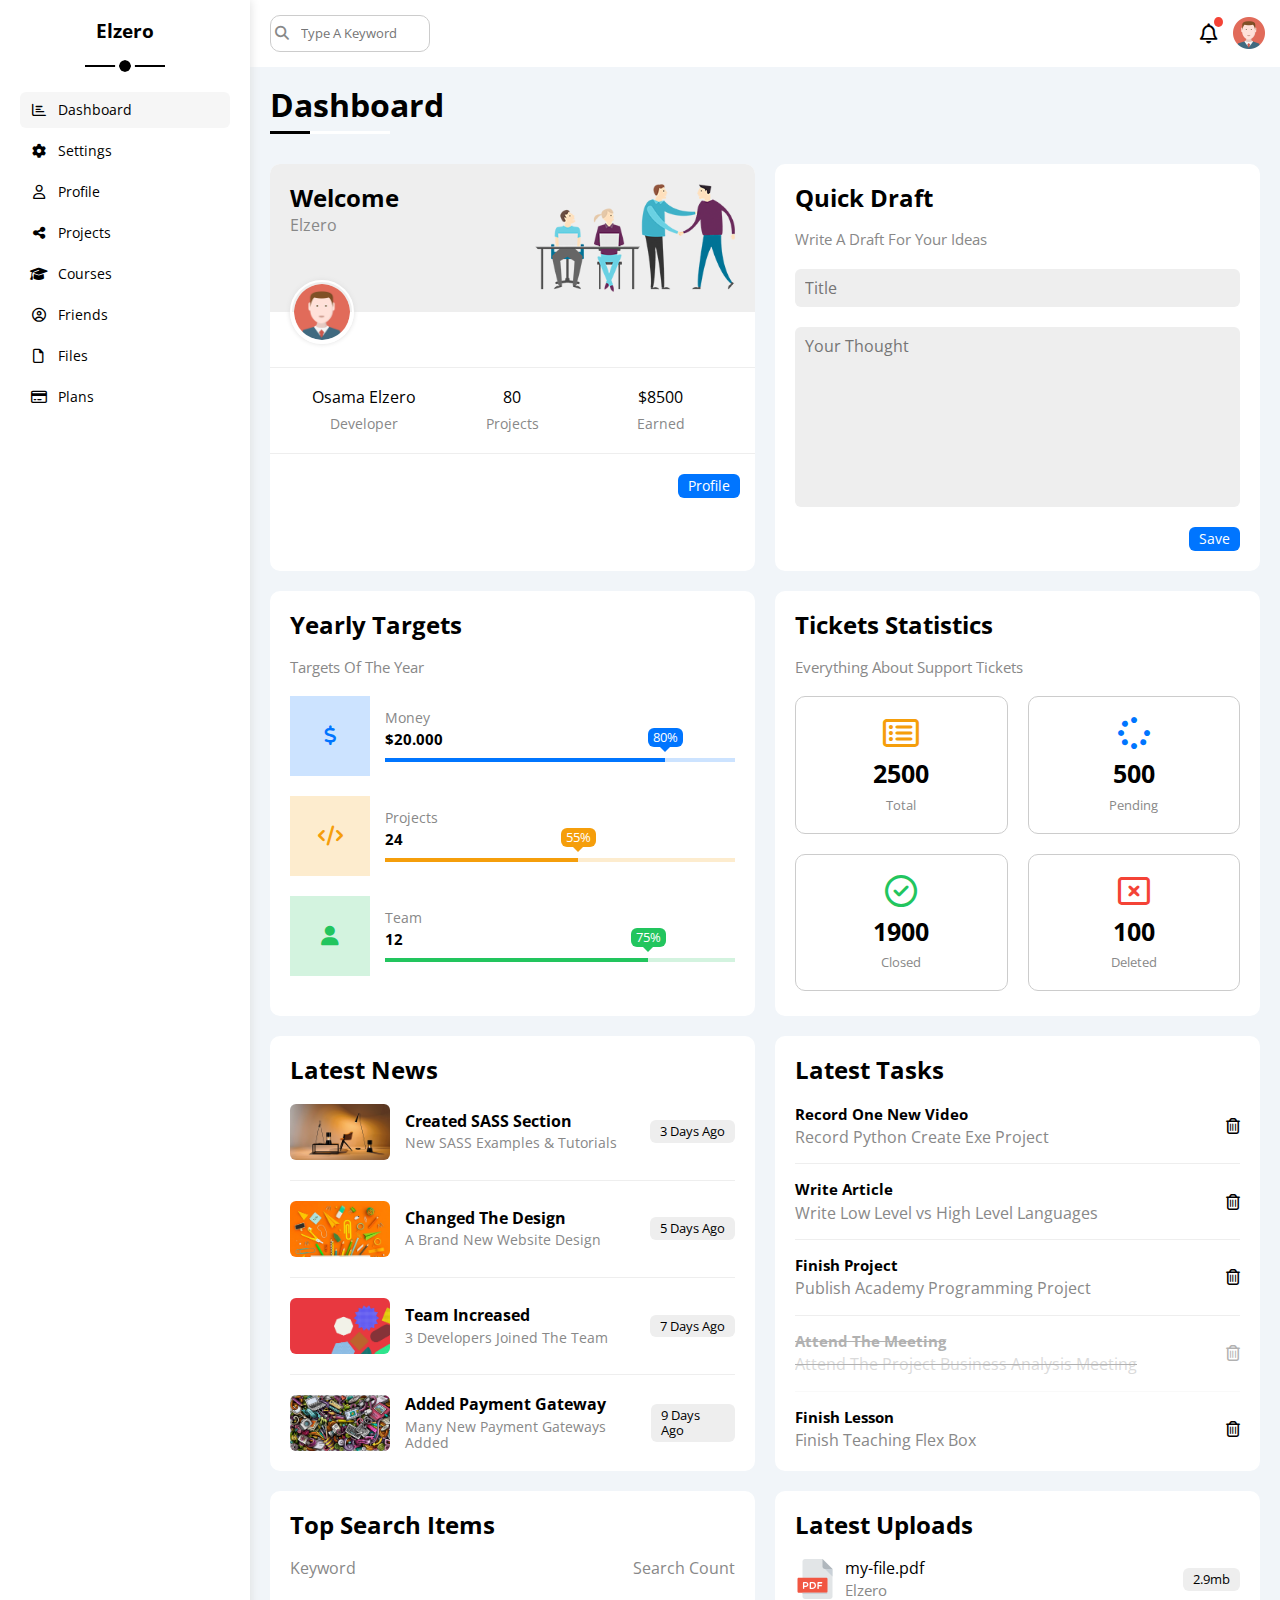
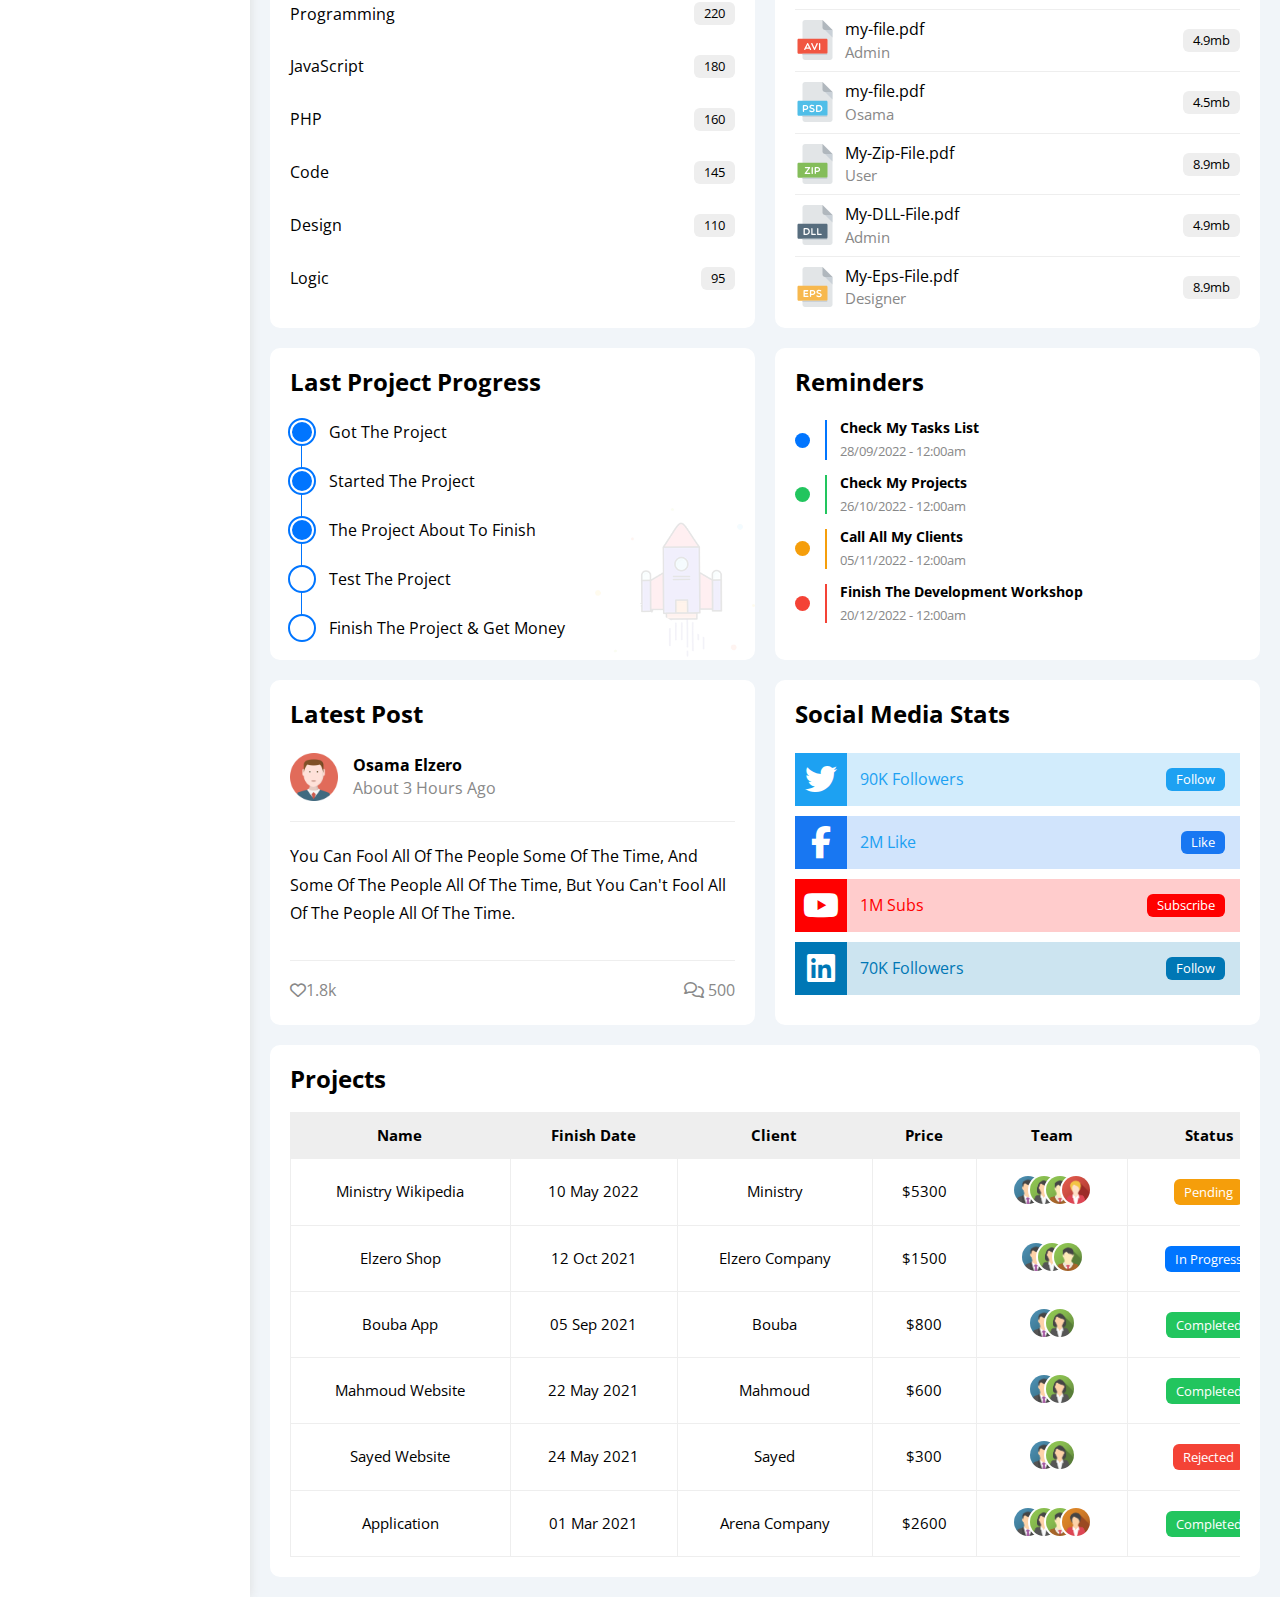
<file: index.html>
<!DOCTYPE html>
<html lang="en">
  <head>
    <meta charset="UTF-8" />
    <meta name="viewport" content="width=device-width, initial-scale=1.0" />
    <title>Dashboard</title>
    <!-- font awesome library -->
    <link rel="stylesheet" href="css/font awesome.min.css" />
    <!-- framework css file -->
    <link rel="stylesheet" href="css/framework.css" />
    <!-- main css file -->
    <link rel="stylesheet" href="css/main.css" />
    <!-- normalize render all elements -->
    <link rel="stylesheet" href="css/normalize.css" />
    <!-- google fonts -->
    <link rel="preconnect" href="https://fonts.googleapis.com" />
    <link rel="preconnect" href="https://fonts.gstatic.com" crossorigin />
    <link
      href="https://fonts.googleapis.com/css2?family=Open+Sans:ital,wght@0,300..800;1,300..800&display=swap"
      rel="stylesheet"
    />
  </head>
  <body>
    <div class="page-holder d-flex">
      <aside class="p-20 bg-white p-relative">
        <h3 class="p-relative txt-c">Elzero</h3>
        <ul>
          <li>
            <a
              class="active d-flex align-center fs-14 c-black rad-6 p-10 mb-5"
              href="index.html"
              ><i class="fa-regular fa-chart-bar fa-fw"></i
              ><span>Dashboard</span></a
            >
          </li>
          <li>
            <a
              class="d-flex align-center fs-14 c-black rad-6 p-10 mb-5"
              href="settings.html"
              ><i class="fa-solid fa-gear fa-fw"></i><span>Settings</span></a
            >
          </li>
          <li>
            <a
              class="d-flex align-center fs-14 c-black rad-6 p-10 mb-5"
              href="profile.html"
              ><i class="fa-regular fa-user fa-fw"></i><span>Profile</span></a
            >
          </li>
          <li>
            <a
              class="d-flex align-center fs-14 c-black rad-6 p-10 mb-5"
              href="projects.html"
              ><i class="fa-solid fa-share-nodes fa-fw"></i
              ><span>Projects</span></a
            >
          </li>
          <li>
            <a
              class="d-flex align-center fs-14 c-black rad-6 p-10 mb-5"
              href="courses.html"
              ><i class="fa-solid fa-graduation-cap fa-fw"></i
              ><span>Courses</span></a
            >
          </li>
          <li>
            <a
              class="d-flex align-center fs-14 c-black rad-6 p-10 mb-5"
              href="friends.html"
              ><i class="fa-regular fa-circle-user fa-fw"></i
              ><span>Friends</span></a
            >
          </li>
          <li>
            <a
              class="d-flex align-center fs-14 c-black rad-6 p-10 mb-5"
              href="files.html"
              ><i class="fa-regular fa-file fa-fw"></i><span>Files</span></a
            >
          </li>
          <li>
            <a
              class="d-flex align-center fs-14 c-black rad-6 p-10 mb-5"
              href="plans.html"
              ><i class="fa-regular fa-credit-card fa-fw"></i
              ><span>Plans</span></a
            >
          </li>
        </ul>
      </aside>
      <div class="content full-flex flow-hidden">
        <!-- Start Header -->
        <header class="bg-white p-15 between-flex">
          <div class="search p-relative">
            <input
              class="p-10 ml-5 rad-10 border-ccc"
              type="search"
              placeholder="Type A Keyword"
            />
          </div>
          <div class="notify d-flex align-center">
            <i class="fa-regular fa-bell fa-lg"></i>
            <img src="images/avatar.png" alt="image" />
          </div>
        </header>
        <!-- End Header -->
        <h1 class="main-heading">Dashboard</h1>
        <div class="content-wrapper d-grid gap-20">
          <!-- Start welcome widget -->
          <div class="welcome bg-white rad-10 txt-c-mobile block-mobile">
            <div class="intro p-20 d-flex justify-between bg-eee">
              <div>
                <h2>Welcome</h2>
                <span class="d-block c-grey">Elzero</span>
              </div>
              <img class="hide-mobile" src="images/welcome.png" alt="image" />
            </div>
            <img src="images/avatar.png" alt="image" class="avatar" />
            <div class="body txt-c d-flex p-20 mt-20 mb-20 block-mobile">
              <div>
                Osama Elzero
                <span class="d-block c-grey fs-14 mt-10">Developer</span>
              </div>
              <div>
                80 <span class="d-block c-grey fs-14 mt-10">Projects</span>
              </div>
              <div>
                $8500 <span class="d-block c-grey fs-14 mt-10">Earned</span>
              </div>
            </div>
            <a
              class="visit d-block fs-14 bg-blue c-white w-fit btn-shape"
              href="profile.html"
              >Profile</a
            >
          </div>
          <!-- End welcome widget -->
          <!-- Start Draft Widget-->
          <div class="draft bg-white p-20 rad-10">
            <div>
              <h2>Quick Draft</h2>
              <p class="c-grey mt-20 mb-20 fs-15">
                Write A Draft For Your Ideas
              </p>
            </div>
            <form class="d-flex column-flex" action="">
              <input
                class="input bg-eee mb-20 p-10 rad-6 border-none"
                type="text"
                placeholder="Title"
              />
              <textarea
                class="input bg-eee mb-20 p-10 rad-6 border-none"
                name=""
                id=""
                placeholder="Your Thought"
              ></textarea>
              <input
                class="input bg-blue border-none c-white w-fit btn-shape fs-14"
                type="submit"
                value="Save"
              />
            </form>
          </div>
          <!-- End Draft Widget-->
          <!-- Start Yearly Targets -->
          <div class="targets bg-white p-20 rad-10">
            <div>
              <h2>Yearly Targets</h2>
              <p class="c-grey mt-20 mb-20 fs-15">Targets Of The Year</p>
            </div>
            <div class="content d-block">
              <div class="mb-20 d-flex center-flex">
                <div class="icon center-flex">
                  <i class="fa-solid fa-dollar-sign fa-fw fa-lg"></i>
                </div>
                <div class="full-flex c-grey fs-14">
                  Money
                  <span class="d-block mt-5 mb-10 fs-15 c-black fw-bold"
                    >$20.000</span
                  >
                  <div class="progress h-4">
                    <span
                      class="d-block bg-blue p-relative h-4"
                      style="width: 80%"
                    ></span>
                  </div>
                </div>
              </div>
              <div class="mb-20 d-flex center-flex">
                <div class="icon center-flex">
                  <i class="fa-solid fa-code fa-fw fa-lg"></i>
                </div>
                <div class="full-flex c-grey fs-14">
                  Projects
                  <span class="d-block mt-5 mb-10 fs-15 c-black fw-bold"
                    >24</span
                  >
                  <div class="progress h-4">
                    <span
                      class="d-block bg-orange p-relative h-4"
                      style="width: 55%"
                    ></span>
                  </div>
                </div>
              </div>
              <div class="mb-20 d-flex center-flex">
                <div class="icon center-flex">
                  <i class="fa-solid fa-user fa-fw fa-lg"></i>
                </div>
                <div class="full-flex c-grey fs-14">
                  Team
                  <span class="d-block mt-5 mb-10 fs-15 c-black fw-bold"
                    >12</span
                  >
                  <div class="progress h-4">
                    <span
                      class="d-block bg-green p-relative h-4"
                      style="width: 75%"
                    ></span>
                  </div>
                </div>
              </div>
            </div>
          </div>
          <!-- End Yearly Targets -->
          <!-- Start Statistics -->
          <div class="statistics bg-white p-20 rad-10">
            <div>
              <h2>Tickets Statistics</h2>
              <p class="mt-20 mb-20 c-grey fs-15">
                Everything About Support Tickets
              </p>
            </div>
            <div class="content d-flex gap-20 wrap-flex">
              <div class="box txt-c p-20 border-ccc rad-10">
                <i class="fa-regular fa-rectangle-list fa-fw fa-2x"></i>
                <span class="d-block fs-25px fw-bold mt-10 mb-10">2500</span>
                <span class="d-block fs-13 c-grey">Total</span>
              </div>
              <div class="box txt-c p-20 border-ccc rad-10">
                <i class="fa-solid fa-spinner fa-fw fa-2x"></i>
                <span class="d-block fs-25px fw-bold mt-10 mb-10">500</span>
                <span class="d-block fs-13 c-grey">Pending</span>
              </div>
              <div class="box txt-c p-20 border-ccc rad-10">
                <i class="fa-regular fa-circle-check fa-fw fa-2x"></i>
                <span class="d-block fs-25px fw-bold mt-10 mb-10">1900</span>
                <span class="d-block fs-13 c-grey">Closed</span>
              </div>
              <div class="box txt-c p-20 border-ccc rad-10">
                <i class="fa-regular fa-rectangle-xmark fa-fw fa-2x"></i>
                <span class="d-block fs-25px fw-bold mt-10 mb-10">100</span>
                <span class="d-block fs-13 c-grey">Deleted</span>
              </div>
            </div>
          </div>
          <!-- End Statistics -->
          <!-- Start Latest News -->
          <div class="news bg-white p-20 rad-10 txt-c-mobile">
            <h2 class="mb-20">Latest News</h2>
            <div class="news-holder">
              <div class="between-flex b-border-eee">
                <div class="between-flex">
                  <img
                    class="rad-6 w-100 mr-15"
                    src="images/news-01.png"
                    alt="image"
                  />
                  <div class="text">
                    <h3 class="mb-5">Created SASS Section</h3>
                    <p class="c-grey fs-14">New SASS Examples & Tutorials</p>
                  </div>
                </div>
                <div class="date bg-eee btn-shape fs-13">3 Days Ago</div>
              </div>
              <div class="between-flex b-border-eee">
                <div class="between-flex">
                  <img
                    class="rad-6 w-100 mr-15"
                    src="images/news-02.png"
                    alt="image"
                  />
                  <div class="text">
                    <h3 class="mb-5">Changed The Design</h3>
                    <p class="c-grey fs-14">A Brand New Website Design</p>
                  </div>
                </div>
                <div class="date bg-eee btn-shape fs-13">5 Days Ago</div>
              </div>
              <div class="between-flex b-border-eee">
                <div class="between-flex">
                  <img
                    class="rad-6 w-100 mr-15"
                    src="images/news-03.png"
                    alt="image"
                  />
                  <div class="text">
                    <h3 class="mb-5">Team Increased</h3>
                    <p class="c-grey fs-14">3 Developers Joined The Team</p>
                  </div>
                </div>
                <div class="date bg-eee btn-shape fs-13">7 Days Ago</div>
              </div>
              <div class="between-flex">
                <div class="between-flex">
                  <img
                    class="rad-6 w-100 mr-15"
                    src="images/news-04.png"
                    alt="image"
                  />
                  <div class="text">
                    <h3 class="mb-5">Added Payment Gateway</h3>
                    <p class="c-grey fs-14">Many New Payment Gateways Added</p>
                  </div>
                </div>
                <div class="date bg-eee btn-shape fs-13">9 Days Ago</div>
              </div>
            </div>
          </div>
          <!-- End Latest News -->
          <!-- Start Latest Tasks -->
          <div class="tasks bg-white p-20 rad-10">
            <h2 class="mb-20">Latest Tasks</h2>
            <div class="task-row between-flex b-border-eee">
              <div class="info">
                <h3 class="mb-5 fs-15">Record One New Video</h3>
                <p class="c-grey">Record Python Create Exe Project</p>
              </div>
              <i class="fa-regular fa-trash-can trash"></i>
            </div>
            <div class="task-row between-flex b-border-eee">
              <div class="info">
                <h3 class="mb-5 fs-15">Write Article</h3>
                <p class="c-grey">Write Low Level vs High Level Languages</p>
              </div>
              <i class="fa-regular fa-trash-can trash"></i>
            </div>
            <div class="task-row between-flex b-border-eee">
              <div class="info">
                <h3 class="mb-5 fs-15">Finish Project</h3>
                <p class="c-grey">Publish Academy Programming Project</p>
              </div>
              <i class="fa-regular fa-trash-can trash"></i>
            </div>
            <div class="task-row between-flex b-border-eee done">
              <div class="info">
                <h3 class="mb-5 fs-15">Attend The Meeting</h3>
                <p class="c-grey">
                  Attend The Project Business Analysis Meeting
                </p>
              </div>
              <i class="fa-regular fa-trash-can trash"></i>
            </div>
            <div class="task-row between-flex">
              <div class="info">
                <h3 class="mb-5 fs-15">Finish Lesson</h3>
                <p class="c-grey">Finish Teaching Flex Box</p>
              </div>
              <i class="fa-regular fa-trash-can trash"></i>
            </div>
          </div>
          <!-- End Latest Tasks -->
          <!-- Start Search Items -->
          <div class="search-itmes bg-white p-20 rad-10">
            <h2 class="mb-20">Top Search Items</h2>
            <div class="section c-grey mb-10 between-flex">
              <span>Keyword</span>
              <span>Search Count</span>
            </div>
            <div class="info between-flex">
              Programming <span class="bg-eee btn-shape fs-13">220</span>
            </div>
            <div class="info between-flex">
              <span>JavaScript</span>
              <span class="bg-eee btn-shape fs-13">180</span>
            </div>
            <div class="info between-flex">
              <span>PHP</span> <span class="bg-eee btn-shape fs-13">160</span>
            </div>
            <div class="info between-flex">
              <span>Code</span> <span class="bg-eee btn-shape fs-13">145</span>
            </div>
            <div class="info between-flex">
              <span>Design</span>
              <span class="bg-eee btn-shape fs-13"> 110</span>
            </div>
            <div class="info between-flex">
              <span>Logic</span> <span class="bg-eee btn-shape fs-13">95</span>
            </div>
          </div>
          <!-- End Search Items -->
          <!-- Start Latest Uploads -->
          <div class="uploads bg-white p-20 rad-10">
            <h2 class="mb-20">Latest Uploads</h2>
            <div class="upload-row between-flex">
              <div class="file-info full-flex d-flex">
                <img class="mr-10" src="images/pdf.svg" alt="image" />
                <div>
                  <span class="d-block"> my-file.pdf </span>
                  <span class="d-block c-grey fs-15 mt-5">Elzero</span>
                </div>
              </div>
              <span class="size bg-eee btn-shape fs-13">2.9mb </span>
            </div>
            <div class="upload-row between-flex">
              <div class="file-info full-flex d-flex">
                <img class="mr-10" src="images/avi.svg" alt="image" />
                <div>
                  <span class="d-block"> my-file.pdf </span>
                  <span class="d-block c-grey fs-15 mt-5">Admin</span>
                </div>
              </div>
              <span class="size bg-eee btn-shape fs-13">4.9mb </span>
            </div>
            <div class="upload-row between-flex">
              <div class="file-info full-flex d-flex">
                <img class="mr-10" src="images/psd.svg" alt="image" />
                <div>
                  <span class="d-block"> my-file.pdf </span>
                  <span class="d-block c-grey fs-15 mt-5">Osama</span>
                </div>
              </div>
              <span class="size bg-eee btn-shape fs-13">4.5mb </span>
            </div>
            <div class="upload-row between-flex">
              <div class="file-info full-flex d-flex">
                <img class="mr-10" src="images/zip.svg" alt="image" />
                <div>
                  <span class="d-block"> My-Zip-File.pdf </span>
                  <span class="d-block c-grey fs-15 mt-5">User</span>
                </div>
              </div>
              <span class="size bg-eee btn-shape fs-13">8.9mb </span>
            </div>
            <div class="upload-row between-flex">
              <div class="file-info full-flex d-flex">
                <img class="mr-10" src="images/dll.svg" alt="image" />
                <div>
                  <span class="d-block"> My-DLL-File.pdf </span>
                  <span class="d-block c-grey fs-15 mt-5">Admin</span>
                </div>
              </div>
              <span class="size bg-eee btn-shape fs-13">4.9mb </span>
            </div>
            <div class="upload-row between-flex">
              <div class="file-info full-flex d-flex">
                <img class="mr-10" src="images/eps.svg" alt="image" />
                <div>
                  <span class="d-block"> My-Eps-File.pdf </span>
                  <span class="d-block c-grey fs-15 mt-5">Designer</span>
                </div>
              </div>
              <span class="size bg-eee btn-shape fs-13">8.9mb </span>
            </div>
          </div>
          <!-- End Latest Uploads -->
          <!-- Start Last Project progress -->
          <div class="Last-project bg-white p-20 rad-10 p-relative">
            <h2 class="mb-20">Last Project Progress</h2>
            <ul class="p-relative">
              <li class="done mt-25 d-flex align-center">Got The Project</li>
              <li class="done mt-25 d-flex align-center">
                Started The Project
              </li>
              <li class="done mt-25 d-flex align-center">
                The Project About To Finish
              </li>
              <li class="current mt-25 d-flex align-center">
                Test The Project
              </li>
              <li class="mt-25 d-flex align-center">
                Finish The Project & Get Money
              </li>
            </ul>
            <img
              class="launch hide-mobile"
              src="images/project.png"
              alt="image"
            />
          </div>
          <!-- End Last Project progress -->
          <!-- Start Reminders -->
          <div class="reminders bg-white p-20 rad-10">
            <h2 class="mb-25">Reminders</h2>
            <ul>
              <li class="mt-15 p-relative d-flex align-center">
                <div>
                  <p class="fs-14 fw-bold mb-5">Check My Tasks List</p>
                  <span class="fs-13 c-grey">28/09/2022 - 12:00am</span>
                </div>
              </li>
              <li class="mt-15 p-relative d-flex align-center">
                <div>
                  <p class="fs-14 fw-bold mb-5">Check My Projects</p>
                  <span class="fs-13 c-grey">26/10/2022 - 12:00am </span>
                </div>
              </li>
              <li class="mt-15 p-relative d-flex align-center">
                <div>
                  <p class="fs-14 fw-bold mb-5">Call All My Clients</p>
                  <span class="fs-13 c-grey">05/11/2022 - 12:00am </span>
                </div>
              </li>
              <li class="mt-15 p-relative d-flex align-center">
                <div>
                  <p class="fs-14 fw-bold mb-5">
                    Finish The Development Workshop
                  </p>
                  <span class="fs-13 c-grey">20/12/2022 - 12:00am </span>
                </div>
              </li>
            </ul>
          </div>
          <!-- End Reminders -->
          <!-- Start Latest Post -->
          <div class="latest-post bg-white p-20 rad-10">
            <h2 class="mb-25">Latest Post</h2>
            <div class="user d-flex align-center">
              <img class="mr-15" src="images/avatar.png" alt="image" />
              <div class="user-info">
                <span class="d-block mb-5 fw-bold">Osama Elzero</span>
                <span class="c-grey">About 3 Hours Ago</span>
              </div>
            </div>
            <div
              class="content mt-20 mb-20 pt-20 pb-20 t-border-eee b-border-eee txt-c-mobile"
            >
              You Can Fool All Of The People Some Of The Time, And Some Of The
              People All Of The Time, But You Can't Fool All Of The People All
              Of The Time.
            </div>
            <div class="reaction between-flex c-grey">
              <div class="likes">
                <i class="fa-regular fa-heart"></i><span>1.8k</span>
              </div>
              <div class="comments">
                <i class="fa-regular fa-comments"></i>
                <span>500</span>
              </div>
            </div>
          </div>
          <!-- End Latest Post -->
          <!-- Start Social Media -->
          <div class="social-media bg-white p-20 rad-10">
            <h2 class="mb-25">Social Media Stats</h2>
            <ul>
              <li class="d-flex align-center mb-10 p-15 p-relative">
                <i class="fa-brands fa-twitter fa-2x center-flex"></i>
                <span>90K Followers </span>
                <a class="btn-shape fs-13 c-white" href="#">Follow</a>
              </li>
              <li class="d-flex align-center mb-10 p-15 p-relative">
                <i class="fa-brands fa-facebook-f fa-2x center-flex"></i>
                <span>2M Like </span>
                <a class="btn-shape fs-13 c-white" href="#">Like</a>
              </li>
              <li class="d-flex align-center mb-10 p-15 p-relative">
                <i class="fa-brands fa-youtube fa-2x center-flex"></i>
                <span>1M Subs </span>
                <a class="btn-shape fs-13 c-white" href="#">Subscribe</a>
              </li>
              <li class="d-flex align-center mb-10 p-15 p-relative">
                <i class="fa-brands fa-linkedin fa-2x center-flex"></i>
                <span>70K Followers </span>
                <a class="btn-shape fs-13 c-white" href="#">Follow</a>
              </li>
            </ul>
          </div>
          <!-- End Social Media -->
        </div>
        <!-- Start Projects Table -->
        <div class="projects-table bg-white p-20 rad-10 m-20">
          <h2 class="mb-20">Projects</h2>
          <div class="responsive-table">
            <table class="fs-15 w-full">
              <thead>
                <tr>
                  <td>Name</td>
                  <td>Finish Date</td>
                  <td>Client</td>
                  <td>Price</td>
                  <td>Team</td>
                  <td>Status</td>
                </tr>
              </thead>
              <tbody>
                <tr>
                  <td>Ministry Wikipedia</td>
                  <td>10 May 2022</td>
                  <td>Ministry</td>
                  <td>$5300</td>
                  <td>
                    <img src="images/team-01.png" alt="img" />
                    <img src="images/team-02.png" alt="img" />
                    <img src="images/team-03.png" alt="img" />
                    <img src="images/team-05.png" alt="img" />
                  </td>
                  <td>
                    <span class="label bg-orange c-white fs-13 btn-shape"
                      >Pending</span
                    >
                  </td>
                </tr>
                <tr>
                  <td>Elzero Shop</td>
                  <td>12 Oct 2021</td>
                  <td>Elzero Company</td>
                  <td>$1500</td>
                  <td>
                    <img src="images/team-01.png" alt="img" />
                    <img src="images/team-02.png" alt="img" />
                    <img src="images/team-03.png" alt="img" />
                  </td>
                  <td>
                    <span class="label bg-blue c-white fs-13 btn-shape"
                      >In Progress</span
                    >
                  </td>
                </tr>
                <tr>
                  <td>Bouba App</td>
                  <td>05 Sep 2021</td>
                  <td>Bouba</td>
                  <td>$800</td>
                  <td>
                    <img src="images/team-01.png" alt="img" />
                    <img src="images/team-02.png" alt="img" />
                  </td>
                  <td>
                    <span class="label bg-green c-white fs-13 btn-shape"
                      >Completed</span
                    >
                  </td>
                </tr>
                <tr>
                  <td>Mahmoud Website</td>
                  <td>22 May 2021</td>
                  <td>Mahmoud</td>
                  <td>$600</td>
                  <td>
                    <img src="images/team-01.png" alt="img" />
                    <img src="images/team-02.png" alt="img" />
                  </td>
                  <td>
                    <span class="label bg-green c-white fs-13 btn-shape"
                      >Completed</span
                    >
                  </td>
                </tr>
                <tr>
                  <td>Sayed Website</td>
                  <td>24 May 2021</td>
                  <td>Sayed</td>
                  <td>$300</td>
                  <td>
                    <img src="images/team-01.png" alt="img" />
                    <img src="images/team-02.png" alt="img" />
                  </td>
                  <td>
                    <span class="label bg-red c-white fs-13 btn-shape"
                      >Rejected</span
                    >
                  </td>
                </tr>
                <tr>
                  <td>Application</td>
                  <td>01 Mar 2021</td>
                  <td>Arena Company</td>
                  <td>$2600</td>
                  <td>
                    <img src="images/team-01.png" alt="img" />
                    <img src="images/team-02.png" alt="img" />
                    <img src="images/team-03.png" alt="img" />
                    <img src="images/team-04.png" alt="img" />
                  </td>
                  <td>
                    <span class="label bg-green c-white fs-13 btn-shape"
                      >Completed</span
                    >
                  </td>
                </tr>
              </tbody>
            </table>
          </div>
        </div>
        <!-- End Projects Table -->
      </div>
    </div>
  </body>
</html>
</file>
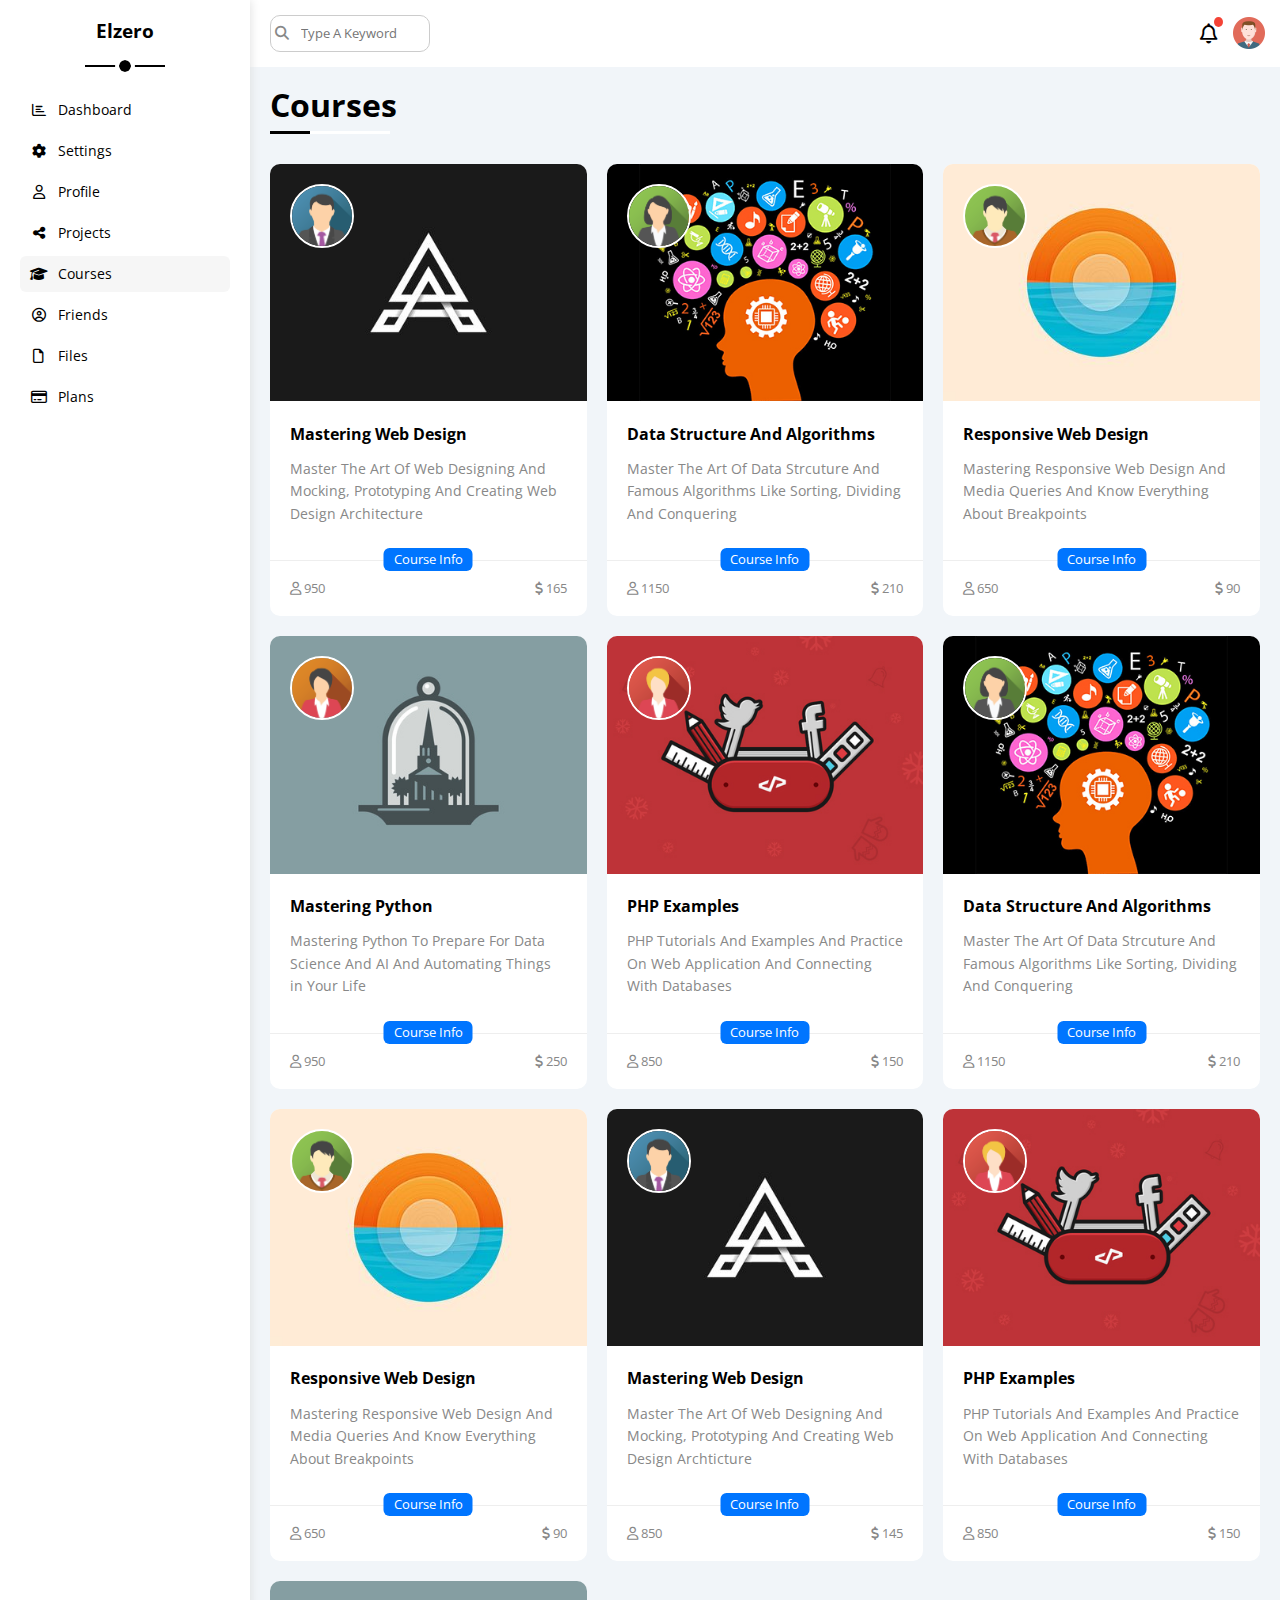
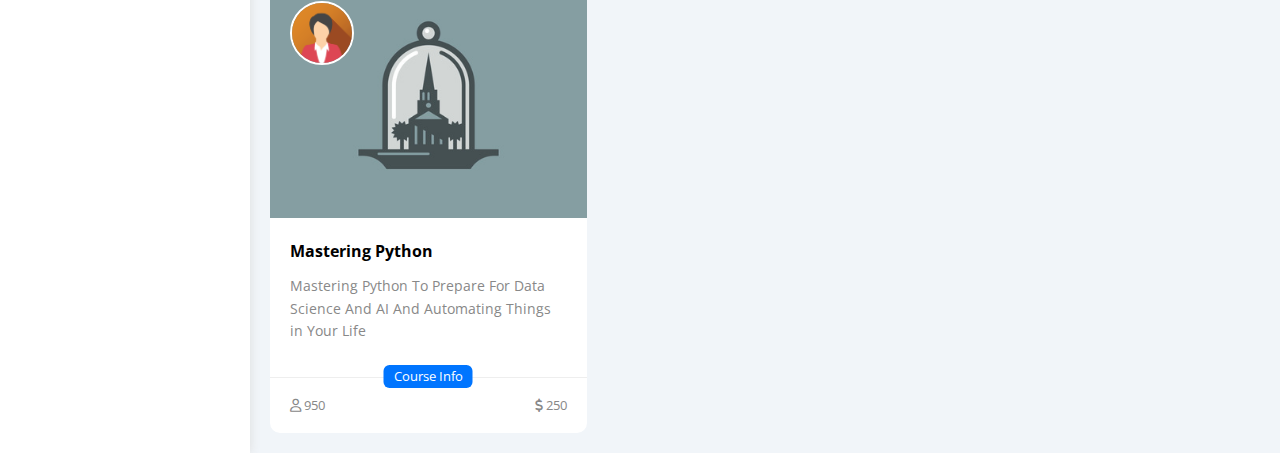
<file: courses.html>
<!DOCTYPE html>
<html lang="en">
  <head>
    <meta charset="UTF-8" />
    <meta name="viewport" content="width=device-width, initial-scale=1.0" />
    <title>Courses</title>
    <!-- font awesome library -->
    <link rel="stylesheet" href="css/font awesome.min.css" />
    <!-- framework css file -->
    <link rel="stylesheet" href="css/framework.css" />
    <!-- main css file -->
    <link rel="stylesheet" href="css/main.css" />
    <!-- normalize render all elements -->
    <link rel="stylesheet" href="css/normalize.css" />
    <!-- google fonts -->
    <link rel="preconnect" href="https://fonts.googleapis.com" />
    <link rel="preconnect" href="https://fonts.gstatic.com" crossorigin />
    <link
      href="https://fonts.googleapis.com/css2?family=Open+Sans:ital,wght@0,300..800;1,300..800&display=swap"
      rel="stylesheet"
    />
  </head>
  <body>
    <div class="page-holder d-flex">
      <aside class="p-20 bg-white p-relative">
        <h3 class="p-relative txt-c">Elzero</h3>
        <ul>
          <li>
            <a
              class="d-flex align-center fs-14 c-black rad-6 p-10 mb-5"
              href="index.html"
              ><i class="fa-regular fa-chart-bar fa-fw"></i
              ><span>Dashboard</span></a
            >
          </li>
          <li>
            <a
              class="d-flex align-center fs-14 c-black rad-6 p-10 mb-5"
              href="settings.html"
              ><i class="fa-solid fa-gear fa-fw"></i><span>Settings</span></a
            >
          </li>
          <li>
            <a
              class="d-flex align-center fs-14 c-black rad-6 p-10 mb-5"
              href="profile.html"
              ><i class="fa-regular fa-user fa-fw"></i><span>Profile</span></a
            >
          </li>
          <li>
            <a
              class="d-flex align-center fs-14 c-black rad-6 p-10 mb-5"
              href="projects.html"
              ><i class="fa-solid fa-share-nodes fa-fw"></i
              ><span>Projects</span></a
            >
          </li>
          <li>
            <a
              class="active d-flex align-center fs-14 c-black rad-6 p-10 mb-5"
              href="courses.html"
              ><i class="fa-solid fa-graduation-cap fa-fw"></i
              ><span>Courses</span></a
            >
          </li>
          <li>
            <a
              class="d-flex align-center fs-14 c-black rad-6 p-10 mb-5"
              href="friends.html"
              ><i class="fa-regular fa-circle-user fa-fw"></i
              ><span>Friends</span></a
            >
          </li>
          <li>
            <a
              class="d-flex align-center fs-14 c-black rad-6 p-10 mb-5"
              href="files.html"
              ><i class="fa-regular fa-file fa-fw"></i><span>Files</span></a
            >
          </li>
          <li>
            <a
              class="d-flex align-center fs-14 c-black rad-6 p-10 mb-5"
              href="plans.html"
              ><i class="fa-regular fa-credit-card fa-fw"></i
              ><span>Plans</span></a
            >
          </li>
        </ul>
      </aside>
      <div class="content full-flex flow-hidden">
        <!-- Start Header -->
        <header class="bg-white p-15 between-flex">
          <div class="search p-relative">
            <input
              class="p-10 ml-5 rad-10 border-ccc"
              type="search"
              placeholder="Type A Keyword"
            />
          </div>
          <div class="notify d-flex align-center">
            <i class="fa-regular fa-bell fa-lg"></i>
            <img src="images/avatar.png" alt="image" />
          </div>
        </header>
        <!-- End Header -->
        <h1 class="main-heading">Courses</h1>
        <div class="courses-page m-20 d-grid gap-20">
          <div class="course bg-white rad-10 p-relative flow-hidden">
            <img class="cover" src="images/course-01.jpg" alt="image" />
            <img class="instructor" src="images/team-01.png" alt="image" />
            <div class="course-info p-20">
              <h4>Mastering Web Design</h4>
              <p class="mt-15 mb-15 fs-14 c-grey lh-p">
                Master The Art Of Web Designing And Mocking, Prototyping And
                Creating Web Design Architecture
              </p>
            </div>
            <a class="c-white bg-blue btn-shape fs-13" href="#">Course Info</a>
            <div
              class="course-stats p-20 between-flex fs-13 c-grey t-border-eee"
            >
              <div>
                <i class="fa-regular fa-user"></i>
                <span>950</span>
              </div>
              <div>
                <i class="fa-solid fa-dollar-sign"></i>
                <span>165</span>
              </div>
            </div>
          </div>
          <div class="course bg-white rad-10 p-relative flow-hidden">
            <img class="cover" src="images/course-02.jpg" alt="image" />
            <img class="instructor" src="images/team-02.png" alt="image" />
            <div class="course-info p-20">
              <h4>Data Structure And Algorithms</h4>
              <p class="mt-15 mb-15 fs-14 c-grey lh-p">
                Master The Art Of Data Strcuture And Famous Algorithms Like
                Sorting, Dividing And Conquering
              </p>
            </div>
            <a class="c-white bg-blue btn-shape fs-13" href="#">Course Info</a>
            <div
              class="course-stats p-20 between-flex fs-13 c-grey t-border-eee"
            >
              <div>
                <i class="fa-regular fa-user"></i>
                <span>1150</span>
              </div>
              <div>
                <i class="fa-solid fa-dollar-sign"></i>
                <span>210</span>
              </div>
            </div>
          </div>
          <div class="course bg-white rad-10 p-relative flow-hidden">
            <img class="cover" src="images/course-03.jpg" alt="image" />
            <img class="instructor" src="images/team-03.png" alt="image" />
            <div class="course-info p-20">
              <h4>Responsive Web Design</h4>
              <p class="mt-15 mb-15 fs-14 c-grey lh-p">
                Mastering Responsive Web Design And Media Queries And Know
                Everything About Breakpoints
              </p>
            </div>
            <a class="c-white bg-blue btn-shape fs-13" href="#">Course Info</a>
            <div
              class="course-stats p-20 between-flex fs-13 c-grey t-border-eee"
            >
              <div>
                <i class="fa-regular fa-user"></i>
                <span>650</span>
              </div>
              <div>
                <i class="fa-solid fa-dollar-sign"></i>
                <span>90</span>
              </div>
            </div>
          </div>
          <div class="course bg-white rad-10 p-relative flow-hidden">
            <img class="cover" src="images/course-04.jpg" alt="image" />
            <img class="instructor" src="images/team-04.png" alt="image" />
            <div class="course-info p-20">
              <h4>Mastering Python</h4>
              <p class="mt-15 mb-15 fs-14 c-grey lh-p">
                Mastering Python To Prepare For Data Science And AI And
                Automating Things in Your Life
              </p>
            </div>
            <a class="c-white bg-blue btn-shape fs-13" href="#">Course Info</a>
            <div
              class="course-stats p-20 between-flex fs-13 c-grey t-border-eee"
            >
              <div>
                <i class="fa-regular fa-user"></i>
                <span>950</span>
              </div>
              <div>
                <i class="fa-solid fa-dollar-sign"></i>
                <span>250</span>
              </div>
            </div>
          </div>
          <div class="course bg-white rad-10 p-relative flow-hidden">
            <img class="cover" src="images/course-05.jpg" alt="image" />
            <img class="instructor" src="images/team-05.png" alt="image" />
            <div class="course-info p-20">
              <h4>PHP Examples</h4>
              <p class="mt-15 mb-15 fs-14 c-grey lh-p">
                PHP Tutorials And Examples And Practice On Web Application And
                Connecting With Databases
              </p>
            </div>
            <a class="c-white bg-blue btn-shape fs-13" href="#">Course Info</a>
            <div
              class="course-stats p-20 between-flex fs-13 c-grey t-border-eee"
            >
              <div>
                <i class="fa-regular fa-user"></i>
                <span>850</span>
              </div>
              <div>
                <i class="fa-solid fa-dollar-sign"></i>
                <span>150</span>
              </div>
            </div>
          </div>
          <div class="course bg-white rad-10 p-relative flow-hidden">
            <img class="cover" src="images/course-02.jpg" alt="image" />
            <img class="instructor" src="images/team-02.png" alt="image" />
            <div class="course-info p-20">
              <h4>Data Structure And Algorithms</h4>
              <p class="mt-15 mb-15 fs-14 c-grey lh-p">
                Master The Art Of Data Strcuture And Famous Algorithms Like
                Sorting, Dividing And Conquering
              </p>
            </div>
            <a class="c-white bg-blue btn-shape fs-13" href="#">Course Info</a>
            <div
              class="course-stats p-20 between-flex fs-13 c-grey t-border-eee"
            >
              <div>
                <i class="fa-regular fa-user"></i>
                <span>1150</span>
              </div>
              <div>
                <i class="fa-solid fa-dollar-sign"></i>
                <span>210</span>
              </div>
            </div>
          </div>
          <div class="course bg-white rad-10 p-relative flow-hidden">
            <img class="cover" src="images/course-03.jpg" alt="image" />
            <img class="instructor" src="images/team-03.png" alt="image" />
            <div class="course-info p-20">
              <h4>Responsive Web Design</h4>
              <p class="mt-15 mb-15 fs-14 c-grey lh-p">
                Mastering Responsive Web Design And Media Queries And Know
                Everything About Breakpoints
              </p>
            </div>
            <a class="c-white bg-blue btn-shape fs-13" href="#">Course Info</a>
            <div
              class="course-stats p-20 between-flex fs-13 c-grey t-border-eee"
            >
              <div>
                <i class="fa-regular fa-user"></i>
                <span>650</span>
              </div>
              <div>
                <i class="fa-solid fa-dollar-sign"></i>
                <span>90</span>
              </div>
            </div>
          </div>
          <div class="course bg-white rad-10 p-relative flow-hidden">
            <img class="cover" src="images/course-01.jpg" alt="image" />
            <img class="instructor" src="images/team-01.png" alt="image" />
            <div class="course-info p-20">
              <h4>Mastering Web Design</h4>
              <p class="mt-15 mb-15 fs-14 c-grey lh-p">
                Master The Art Of Web Designing And Mocking, Prototyping And
                Creating Web Design Archticture
              </p>
            </div>
            <a class="c-white bg-blue btn-shape fs-13" href="#">Course Info</a>
            <div
              class="course-stats p-20 between-flex fs-13 c-grey t-border-eee"
            >
              <div>
                <i class="fa-regular fa-user"></i>
                <span>850</span>
              </div>
              <div>
                <i class="fa-solid fa-dollar-sign"></i>
                <span>145</span>
              </div>
            </div>
          </div>
          <div class="course bg-white rad-10 p-relative flow-hidden">
            <img class="cover" src="images/course-05.jpg" alt="image" />
            <img class="instructor" src="images/team-05.png" alt="image" />
            <div class="course-info p-20">
              <h4>PHP Examples</h4>
              <p class="mt-15 mb-15 fs-14 c-grey lh-p">
                PHP Tutorials And Examples And Practice On Web Application And
                Connecting With Databases
              </p>
            </div>
            <a class="c-white bg-blue btn-shape fs-13" href="#">Course Info</a>
            <div
              class="course-stats p-20 between-flex fs-13 c-grey t-border-eee"
            >
              <div>
                <i class="fa-regular fa-user"></i>
                <span>850</span>
              </div>
              <div>
                <i class="fa-solid fa-dollar-sign"></i>
                <span>150</span>
              </div>
            </div>
          </div>
          <div class="course bg-white rad-10 p-relative flow-hidden">
            <img class="cover" src="images/course-04.jpg" alt="image" />
            <img class="instructor" src="images/team-04.png" alt="image" />
            <div class="course-info p-20">
              <h4>Mastering Python</h4>
              <p class="mt-15 mb-15 fs-14 c-grey lh-p">
                Mastering Python To Prepare For Data Science And AI And
                Automating Things in Your Life
              </p>
            </div>
            <a class="c-white bg-blue btn-shape fs-13" href="#">Course Info</a>
            <div
              class="course-stats p-20 between-flex fs-13 c-grey t-border-eee"
            >
              <div>
                <i class="fa-regular fa-user"></i>
                <span>950</span>
              </div>
              <div>
                <i class="fa-solid fa-dollar-sign"></i>
                <span>250</span>
              </div>
            </div>
          </div>
        </div>
      </div>
    </div>
  </body>
</html>
</file>
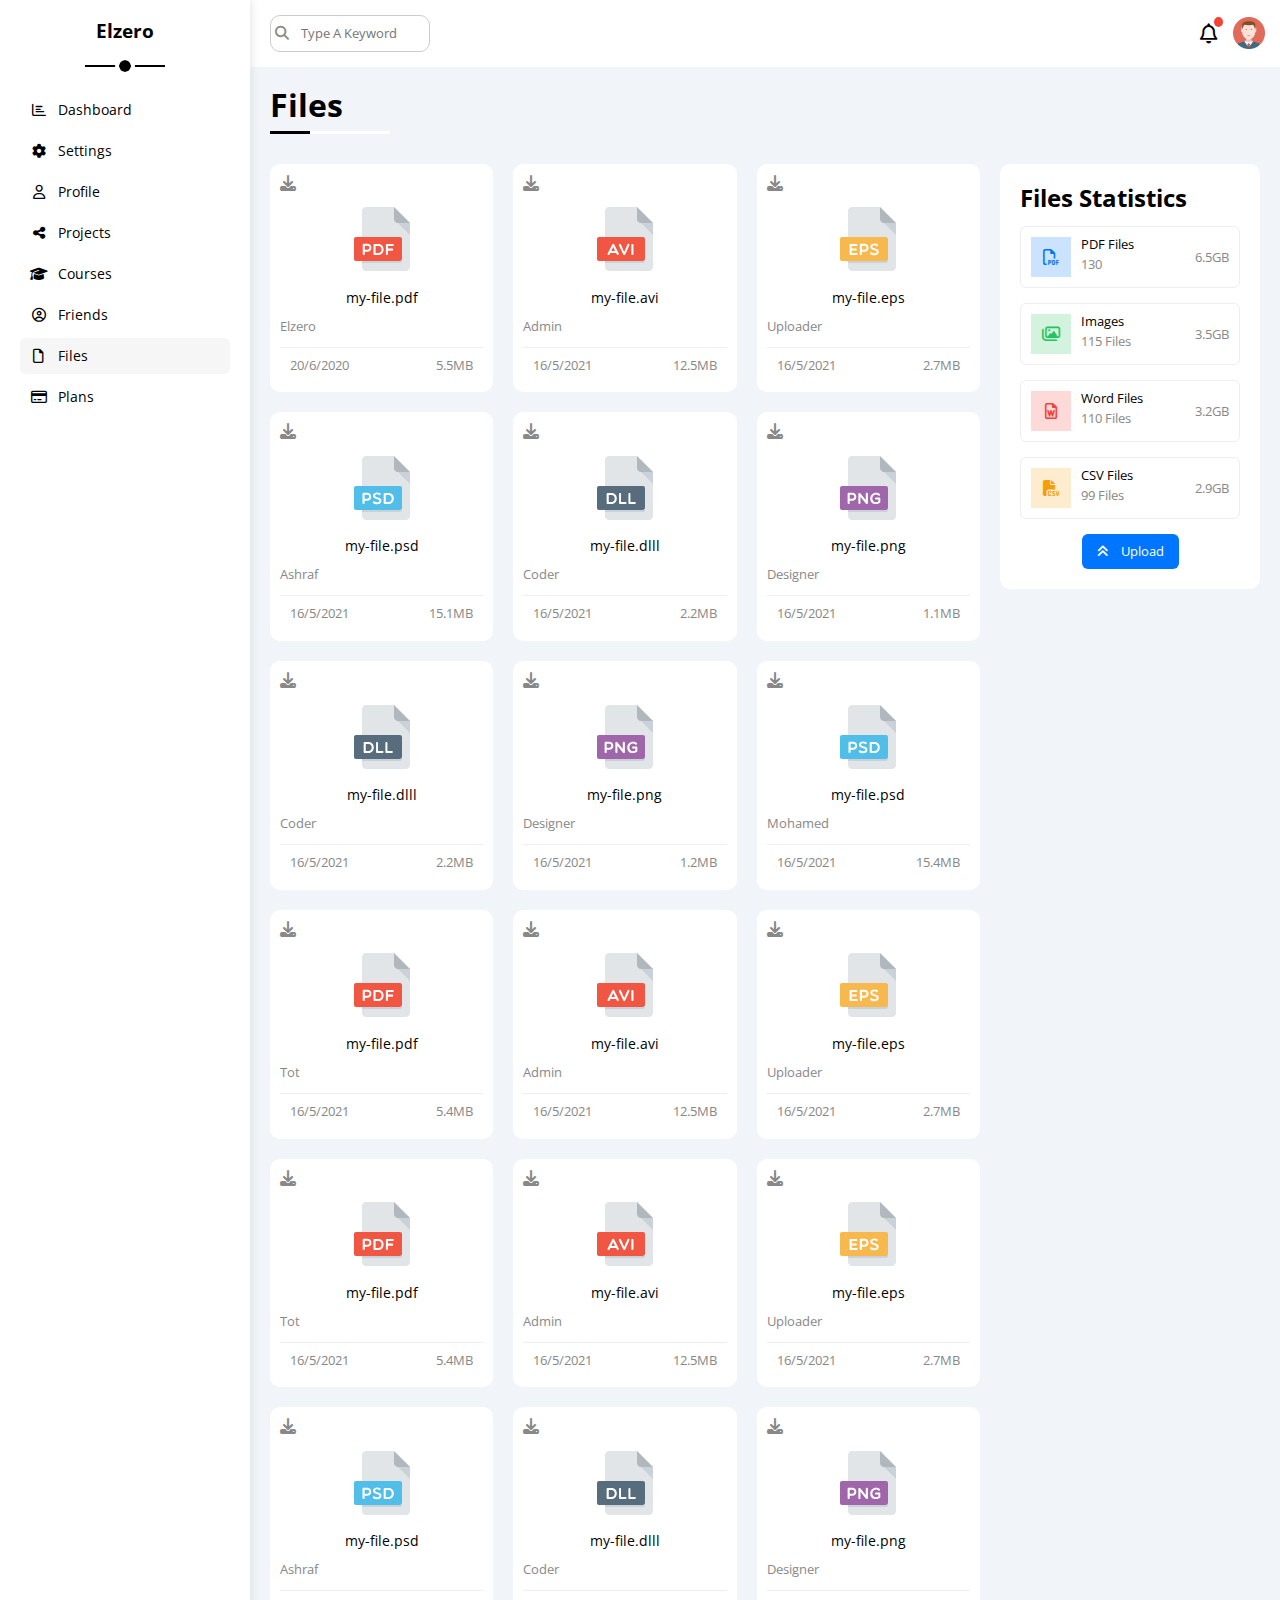
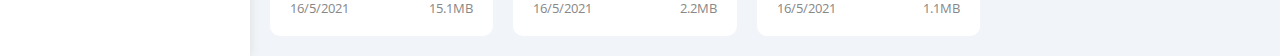
<file: files.html>
<!DOCTYPE html>
<html lang="en">
  <head>
    <meta charset="UTF-8" />
    <meta name="viewport" content="width=device-width, initial-scale=1.0" />
    <title>Files</title>
    <!-- font awesome library -->
    <link rel="stylesheet" href="css/font awesome.min.css" />
    <!-- framework css file -->
    <link rel="stylesheet" href="css/framework.css" />
    <!-- main css file -->
    <link rel="stylesheet" href="css/main.css" />
    <!-- normalize render all elements -->
    <link rel="stylesheet" href="css/normalize.css" />
    <!-- google fonts -->
    <link rel="preconnect" href="https://fonts.googleapis.com" />
    <link rel="preconnect" href="https://fonts.gstatic.com" crossorigin />
    <link
      href="https://fonts.googleapis.com/css2?family=Open+Sans:ital,wght@0,300..800;1,300..800&display=swap"
      rel="stylesheet"
    />
  </head>
  <body>
    <div class="page-holder d-flex">
      <aside class="p-20 bg-white p-relative">
        <h3 class="p-relative txt-c">Elzero</h3>
        <ul>
          <li>
            <a
              class="d-flex align-center fs-14 c-black rad-6 p-10 mb-5"
              href="index.html"
              ><i class="fa-regular fa-chart-bar fa-fw"></i
              ><span>Dashboard</span></a
            >
          </li>
          <li>
            <a
              class="d-flex align-center fs-14 c-black rad-6 p-10 mb-5"
              href="settings.html"
              ><i class="fa-solid fa-gear fa-fw"></i><span>Settings</span></a
            >
          </li>
          <li>
            <a
              class="d-flex align-center fs-14 c-black rad-6 p-10 mb-5"
              href="profile.html"
              ><i class="fa-regular fa-user fa-fw"></i><span>Profile</span></a
            >
          </li>
          <li>
            <a
              class="d-flex align-center fs-14 c-black rad-6 p-10 mb-5"
              href="projects.html"
              ><i class="fa-solid fa-share-nodes fa-fw"></i
              ><span>Projects</span></a
            >
          </li>
          <li>
            <a
              class="d-flex align-center fs-14 c-black rad-6 p-10 mb-5"
              href="courses.html"
              ><i class="fa-solid fa-graduation-cap fa-fw"></i
              ><span>Courses</span></a
            >
          </li>
          <li>
            <a
              class="d-flex align-center fs-14 c-black rad-6 p-10 mb-5"
              href="friends.html"
              ><i class="fa-regular fa-circle-user fa-fw"></i
              ><span>Friends</span></a
            >
          </li>
          <li>
            <a
              class="active d-flex align-center fs-14 c-black rad-6 p-10 mb-5"
              href="files.html"
              ><i class="fa-regular fa-file fa-fw"></i><span>Files</span></a
            >
          </li>
          <li>
            <a
              class="d-flex align-center fs-14 c-black rad-6 p-10 mb-5"
              href="plans.html"
              ><i class="fa-regular fa-credit-card fa-fw"></i
              ><span>Plans</span></a
            >
          </li>
        </ul>
      </aside>
      <div class="content full-flex flow-hidden">
        <!-- Start Header -->
        <header class="bg-white p-15 between-flex">
          <div class="search p-relative">
            <input
              class="p-10 ml-5 rad-10 border-ccc"
              type="search"
              placeholder="Type A Keyword"
            />
          </div>
          <div class="notify d-flex align-center">
            <i class="fa-regular fa-bell fa-lg"></i>
            <img src="images/avatar.png" alt="image" />
          </div>
        </header>
        <!-- End Header -->
        <h1 class="main-heading">Files</h1>
        <div class="files-page m-20 d-flex gap-20 ">
          <div class="files-stats bg-white p-20 rad-10">
            <h2 class="mb-15 txt-c-mobile">Files Statistics</h2>
            <div class="between-flex fs-13 p-10 mb-15 rad-6 border-eee">
              <div class="info d-flex">
                <i
                  class="fa-regular fa-file-pdf fa-lg center-flex mr-10 blue"
                ></i>
                <div>
                  <span>PDF Files</span>
                  <span class="d-block mt-5 c-grey">130</span>
                </div>
              </div>
              <span class="size c-grey">6.5GB</span>
            </div>
            <div class="between-flex fs-13 p-10 mb-15 rad-6 border-eee">
              <div class="info d-flex">
                <i
                  class="fa-regular fa-images fa-lg center-flex mr-10 green"
                ></i>
                <div>
                  <span>Images </span>
                  <span class="d-block mt-5 c-grey">115 Files </span>
                </div>
              </div>
              <span class="size c-grey">3.5GB</span>
            </div>
            <div class="between-flex fs-13 p-10 mb-15 rad-6 border-eee">
              <div class="info d-flex">
                <i
                  class="fa-regular fa-file-word fa-lg center-flex mr-10 red"
                ></i>
                <div>
                  <span>Word Files </span>
                  <span class="d-block mt-5 c-grey">110 Files </span>
                </div>
              </div>
              <span class="size c-grey">3.2GB</span>
            </div>
            <div class="between-flex fs-13 p-10 mb-15 rad-6 border-eee">
              <div class="info d-flex">
                <i
                  class="fa-solid fa-file-csv fa-lg center-flex mr-10 orange"
                ></i>
                <div>
                  <span>CSV Files </span>
                  <span class="d-block mt-5 c-grey">99 Files </span>
                </div>
              </div>
              <span class="size c-grey">2.9GB</span>
            </div>
            <a
              class="upload d-block w-fit rad-6 fs-13 bg-blue c-white"
              href="#"
            >
              <i class="fa-solid fa-angles-up mr-10"></i>
              Upload</a
            >
          </div>
          <div class="files d-grid gap-20">
            <div class="file bg-white rad-10 p-10 ">
              <span class="download c-grey"
                ><i class="fa-solid fa-download"></i
              ></span>
              <div class="file-type txt-c">
                <img class="mt-15 mb-15" src="images/pdf.svg" alt="img" />
                <p class="mb-10 fs-14">my-file.pdf</p>
              </div>
              <p class="mt-13 mb-13 c-grey fs-13">Elzero</p>
              <div
                class="file-info p-10 mt-10 t-border-eee between-flex fs-13 c-grey"
              >
                <div class="date">20/6/2020</div>
                <div class="size">5.5MB</div>
              </div>
            </div>
            <div class="file bg-white rad-10 p-10 ">
              <span class="download c-grey"
                ><i class="fa-solid fa-download"></i
              ></span>
              <div class="file-type txt-c">
                <img class="mt-15 mb-15" src="images/avi.svg" alt="img" />
                <p class="mb-10 fs-14">my-file.avi</p>
              </div>
              <p class="mt-13 mb-13 c-grey fs-13">Admin</p>
              <div
                class="file-info p-10 mt-10 t-border-eee between-flex fs-13 c-grey"
              >
                <div class="date">16/5/2021</div>
                <div class="size">12.5MB</div>
              </div>
            </div>
            <div class="file bg-white rad-10 p-10 ">
              <span class="download c-grey"
                ><i class="fa-solid fa-download"></i
              ></span>
              <div class="file-type txt-c">
                <img class="mt-15 mb-15" src="images/eps.svg" alt="img" />
                <p class="mb-10 fs-14">my-file.eps</p>
              </div>
              <p class="mt-13 mb-13 c-grey fs-13">Uploader</p>
              <div
                class="file-info p-10 mt-10 t-border-eee between-flex fs-13 c-grey"
              >
                <div class="date">16/5/2021</div>
                <div class="size">2.7MB</div>
              </div>
            </div>
            <div class="file bg-white rad-10 p-10 ">
              <span class="download c-grey"
                ><i class="fa-solid fa-download"></i
              ></span>
              <div class="file-type txt-c">
                <img class="mt-15 mb-15" src="images/psd.svg" alt="img" />
                <p class="mb-10 fs-14">my-file.psd</p>
              </div>
              <p class="mt-13 mb-13 c-grey fs-13">Ashraf</p>
              <div
                class="file-info p-10 mt-10 t-border-eee between-flex fs-13 c-grey"
              >
                <div class="date">16/5/2021</div>
                <div class="size">15.1MB</div>
              </div>
            </div>
            <div class="file bg-white rad-10 p-10 ">
              <span class="download c-grey"
                ><i class="fa-solid fa-download"></i
              ></span>
              <div class="file-type txt-c">
                <img class="mt-15 mb-15" src="images/dll.svg" alt="img" />
                <p class="mb-10 fs-14">my-file.dlll</p>
              </div>
              <p class="mt-13 mb-13 c-grey fs-13">Coder</p>
              <div
                class="file-info p-10 mt-10 t-border-eee between-flex fs-13 c-grey"
              >
                <div class="date">16/5/2021</div>
                <div class="size">2.2MB</div>
              </div>
            </div>
            <div class="file bg-white rad-10 p-10 ">
              <span class="download c-grey"
                ><i class="fa-solid fa-download"></i
              ></span>
              <div class="file-type txt-c">
                <img class="mt-15 mb-15" src="images/png.svg" alt="img" />
                <p class="mb-10 fs-14">my-file.png</p>
              </div>
              <p class="mt-13 mb-13 c-grey fs-13">Designer</p>
              <div
                class="file-info p-10 mt-10 t-border-eee between-flex fs-13 c-grey"
              >
                <div class="date">16/5/2021</div>
                <div class="size">1.1MB</div>
              </div>
            </div>
            <div class="file bg-white rad-10 p-10 ">
              <span class="download c-grey"
                ><i class="fa-solid fa-download"></i
              ></span>
              <div class="file-type txt-c">
                <img class="mt-15 mb-15" src="images/dll.svg" alt="img" />
                <p class="mb-10 fs-14">my-file.dlll</p>
              </div>
              <p class="mt-13 mb-13 c-grey fs-13">Coder</p>
              <div
                class="file-info p-10 mt-10 t-border-eee between-flex fs-13 c-grey"
              >
                <div class="date">16/5/2021</div>
                <div class="size">2.2MB</div>
              </div>
            </div>
            <div class="file bg-white rad-10 p-10 ">
              <span class="download c-grey"
                ><i class="fa-solid fa-download"></i
              ></span>
              <div class="file-type txt-c">
                <img class="mt-15 mb-15" src="images/png.svg" alt="img" />
                <p class="mb-10 fs-14">my-file.png</p>
              </div>
              <p class="mt-13 mb-13 c-grey fs-13">Designer</p>
              <div
                class="file-info p-10 mt-10 t-border-eee between-flex fs-13 c-grey"
              >
                <div class="date">16/5/2021</div>
                <div class="size">1.2MB</div>
              </div>
            </div>
            <div class="file bg-white rad-10 p-10 ">
              <span class="download c-grey"
                ><i class="fa-solid fa-download"></i
              ></span>
              <div class="file-type txt-c">
                <img class="mt-15 mb-15" src="images/psd.svg" alt="img" />
                <p class="mb-10 fs-14">my-file.psd</p>
              </div>
              <p class="mt-13 mb-13 c-grey fs-13">Mohamed</p>
              <div
                class="file-info p-10 mt-10 t-border-eee between-flex fs-13 c-grey"
              >
                <div class="date">16/5/2021</div>
                <div class="size">15.4MB</div>
              </div>
            </div>
            <div class="file bg-white rad-10 p-10 ">
              <span class="download c-grey"
                ><i class="fa-solid fa-download"></i
              ></span>
              <div class="file-type txt-c">
                <img class="mt-15 mb-15" src="images/pdf.svg" alt="img" />
                <p class="mb-10 fs-14">my-file.pdf</p>
              </div>
              <p class="mt-13 mb-13 c-grey fs-13">Tot</p>
              <div
                class="file-info p-10 mt-10 t-border-eee between-flex fs-13 c-grey"
              >
                <div class="date">16/5/2021</div>
                <div class="size">5.4MB</div>
              </div>
            </div>
            <div class="file bg-white rad-10 p-10 ">
              <span class="download c-grey"
                ><i class="fa-solid fa-download"></i
              ></span>
              <div class="file-type txt-c">
                <img class="mt-15 mb-15" src="images/avi.svg" alt="img" />
                <p class="mb-10 fs-14">my-file.avi</p>
              </div>
              <p class="mt-13 mb-13 c-grey fs-13">Admin</p>
              <div
                class="file-info p-10 mt-10 t-border-eee between-flex fs-13 c-grey"
              >
                <div class="date">16/5/2021</div>
                <div class="size">12.5MB</div>
              </div>
            </div>
            <div class="file bg-white rad-10 p-10 ">
              <span class="download c-grey"
                ><i class="fa-solid fa-download"></i
              ></span>
              <div class="file-type txt-c">
                <img class="mt-15 mb-15" src="images/eps.svg" alt="img" />
                <p class="mb-10 fs-14">my-file.eps</p>
              </div>
              <p class="mt-13 mb-13 c-grey fs-13">Uploader</p>
              <div
                class="file-info p-10 mt-10 t-border-eee between-flex fs-13 c-grey"
              >
                <div class="date">16/5/2021</div>
                <div class="size">2.7MB</div>
              </div>
            </div>
            <div class="file bg-white rad-10 p-10 ">
              <span class="download c-grey"
                ><i class="fa-solid fa-download"></i
              ></span>
              <div class="file-type txt-c">
                <img class="mt-15 mb-15" src="images/pdf.svg" alt="img" />
                <p class="mb-10 fs-14">my-file.pdf</p>
              </div>
              <p class="mt-13 mb-13 c-grey fs-13">Tot</p>
              <div
                class="file-info p-10 mt-10 t-border-eee between-flex fs-13 c-grey"
              >
                <div class="date">16/5/2021</div>
                <div class="size">5.4MB</div>
              </div>
            </div>
            <div class="file bg-white rad-10 p-10 ">
              <span class="download c-grey"
                ><i class="fa-solid fa-download"></i
              ></span>
              <div class="file-type txt-c">
                <img class="mt-15 mb-15" src="images/avi.svg" alt="img" />
                <p class="mb-10 fs-14">my-file.avi</p>
              </div>
              <p class="mt-13 mb-13 c-grey fs-13">Admin</p>
              <div
                class="file-info p-10 mt-10 t-border-eee between-flex fs-13 c-grey"
              >
                <div class="date">16/5/2021</div>
                <div class="size">12.5MB</div>
              </div>
            </div>
            <div class="file bg-white rad-10 p-10 ">
              <span class="download c-grey"
                ><i class="fa-solid fa-download"></i
              ></span>
              <div class="file-type txt-c">
                <img class="mt-15 mb-15" src="images/eps.svg" alt="img" />
                <p class="mb-10 fs-14">my-file.eps</p>
              </div>
              <p class="mt-13 mb-13 c-grey fs-13">Uploader</p>
              <div
                class="file-info p-10 mt-10 t-border-eee between-flex fs-13 c-grey"
              >
                <div class="date">16/5/2021</div>
                <div class="size">2.7MB</div>
              </div>
            </div>
            <div class="file bg-white rad-10 p-10 ">
              <span class="download c-grey"
                ><i class="fa-solid fa-download"></i
              ></span>
              <div class="file-type txt-c">
                <img class="mt-15 mb-15" src="images/psd.svg" alt="img" />
                <p class="mb-10 fs-14">my-file.psd</p>
              </div>
              <p class="mt-13 mb-13 c-grey fs-13">Ashraf</p>
              <div
                class="file-info p-10 mt-10 t-border-eee between-flex fs-13 c-grey"
              >
                <div class="date">16/5/2021</div>
                <div class="size">15.1MB</div>
              </div>
            </div>
            <div class="file bg-white rad-10 p-10 ">
              <span class="download c-grey"
                ><i class="fa-solid fa-download"></i
              ></span>
              <div class="file-type txt-c">
                <img class="mt-15 mb-15" src="images/dll.svg" alt="img" />
                <p class="mb-10 fs-14">my-file.dlll</p>
              </div>
              <p class="mt-13 mb-13 c-grey fs-13">Coder</p>
              <div
                class="file-info p-10 mt-10 t-border-eee between-flex fs-13 c-grey"
              >
                <div class="date">16/5/2021</div>
                <div class="size">2.2MB</div>
              </div>
            </div>
            <div class="file bg-white rad-10 p-10 ">
              <span class="download c-grey"
                ><i class="fa-solid fa-download"></i
              ></span>
              <div class="file-type txt-c">
                <img class="mt-15 mb-15" src="images/png.svg" alt="img" />
                <p class="mb-10 fs-14">my-file.png</p>
              </div>
              <p class="mt-13 mb-13 c-grey fs-13">Designer</p>
              <div
                class="file-info p-10 mt-10 t-border-eee between-flex fs-13 c-grey"
              >
                <div class="date">16/5/2021</div>
                <div class="size">1.1MB</div>
              </div>
            </div>
          </div>
        </div>
      </div>
    </div>
  </body>
</html>
</file>
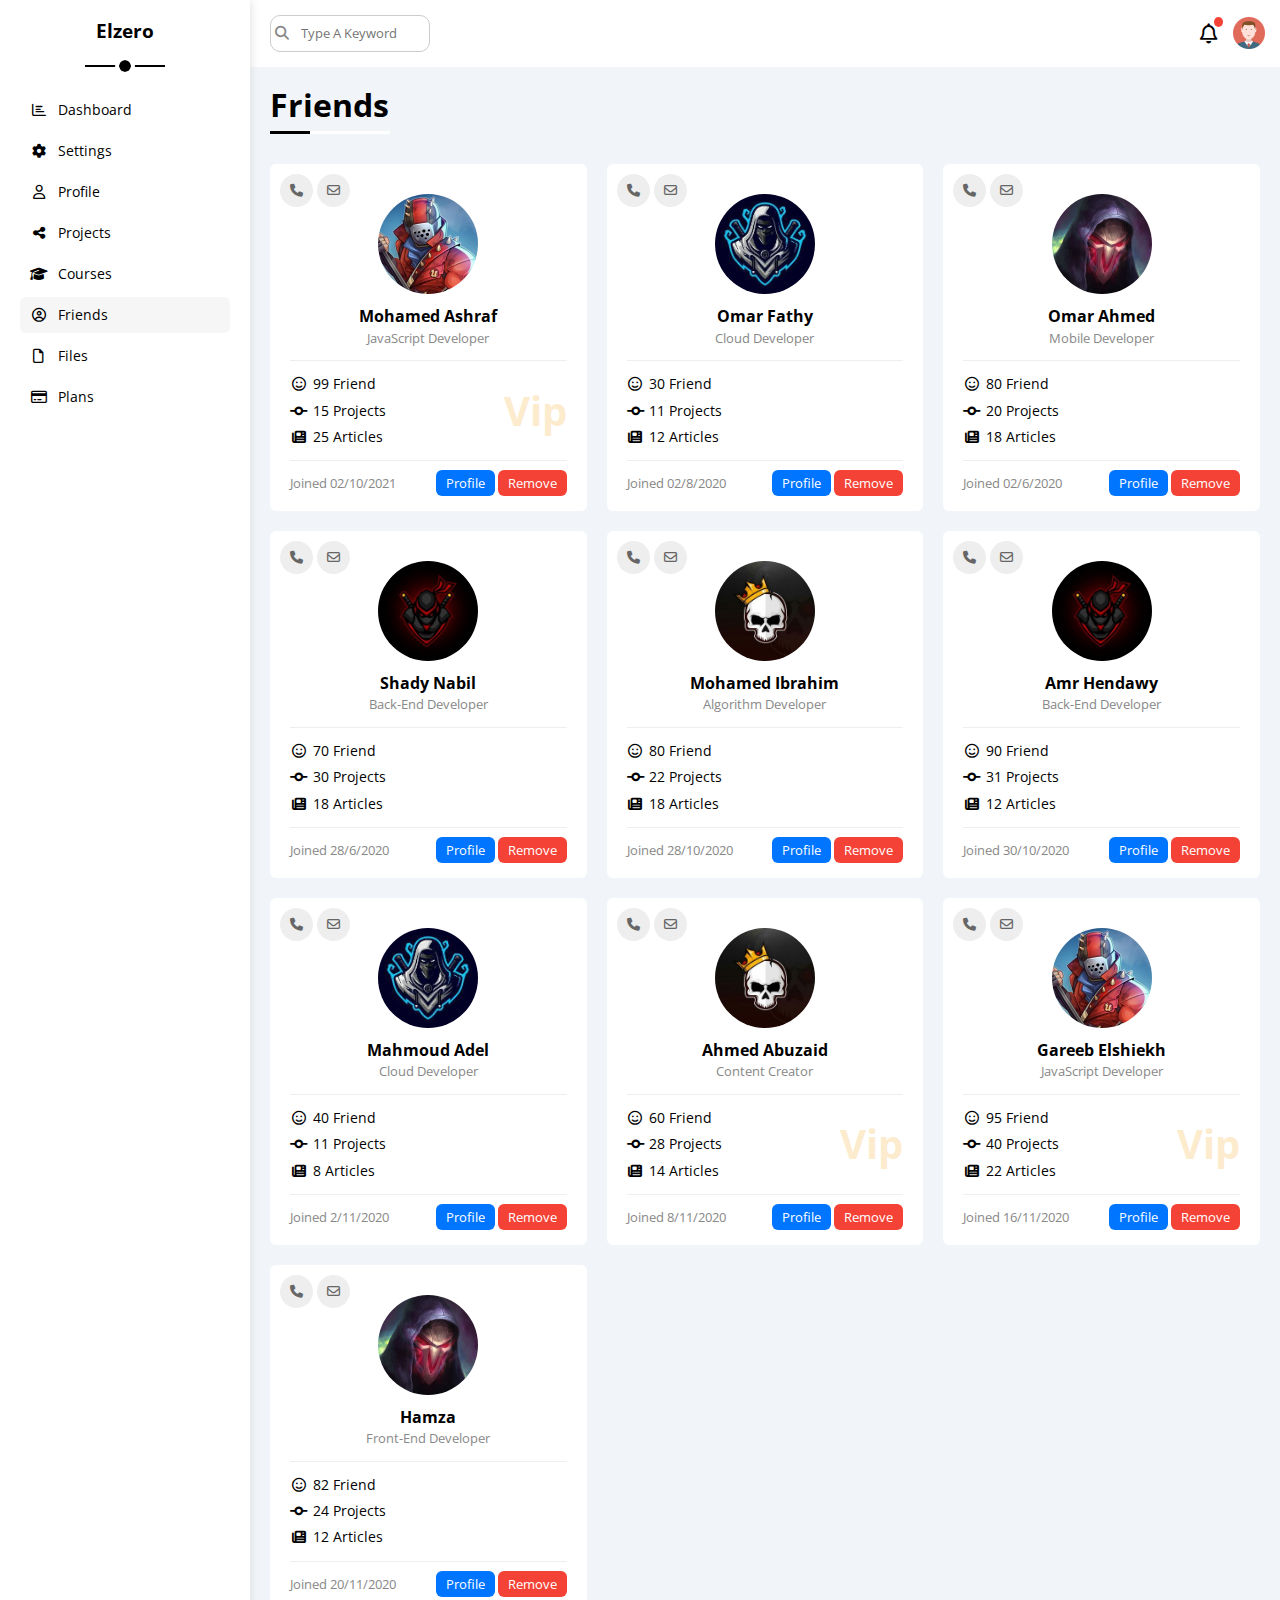
<file: friends.html>
<!DOCTYPE html>
<html lang="en">
  <head>
    <meta charset="UTF-8" />
    <meta name="viewport" content="width=device-width, initial-scale=1.0" />
    <title>Friends</title>
    <!-- font awesome library -->
    <link rel="stylesheet" href="css/font awesome.min.css" />
    <!-- framework css file -->
    <link rel="stylesheet" href="css/framework.css" />
    <!-- main css file -->
    <link rel="stylesheet" href="css/main.css" />
    <!-- normalize render all elements -->
    <link rel="stylesheet" href="css/normalize.css" />
    <!-- google fonts -->
    <link rel="preconnect" href="https://fonts.googleapis.com" />
    <link rel="preconnect" href="https://fonts.gstatic.com" crossorigin />
    <link
      href="https://fonts.googleapis.com/css2?family=Open+Sans:ital,wght@0,300..800;1,300..800&display=swap"
      rel="stylesheet"
    />
  </head>
  <body>
    <div class="page-holder d-flex">
      <aside class="p-20 bg-white p-relative">
        <h3 class="p-relative txt-c">Elzero</h3>
        <ul>
          <li>
            <a
              class="d-flex align-center fs-14 c-black rad-6 p-10 mb-5"
              href="index.html"
              ><i class="fa-regular fa-chart-bar fa-fw"></i
              ><span>Dashboard</span></a
            >
          </li>
          <li>
            <a
              class="d-flex align-center fs-14 c-black rad-6 p-10 mb-5"
              href="settings.html"
              ><i class="fa-solid fa-gear fa-fw"></i><span>Settings</span></a
            >
          </li>
          <li>
            <a
              class="d-flex align-center fs-14 c-black rad-6 p-10 mb-5"
              href="profile.html"
              ><i class="fa-regular fa-user fa-fw"></i><span>Profile</span></a
            >
          </li>
          <li>
            <a
              class="d-flex align-center fs-14 c-black rad-6 p-10 mb-5"
              href="projects.html"
              ><i class="fa-solid fa-share-nodes fa-fw"></i
              ><span>Projects</span></a
            >
          </li>
          <li>
            <a
              class="d-flex align-center fs-14 c-black rad-6 p-10 mb-5"
              href="courses.html"
              ><i class="fa-solid fa-graduation-cap fa-fw"></i
              ><span>Courses</span></a
            >
          </li>
          <li>
            <a
              class="active d-flex align-center fs-14 c-black rad-6 p-10 mb-5"
              href="friends.html"
              ><i class="fa-regular fa-circle-user fa-fw"></i
              ><span>Friends</span></a
            >
          </li>
          <li>
            <a
              class="d-flex align-center fs-14 c-black rad-6 p-10 mb-5"
              href="files.html"
              ><i class="fa-regular fa-file fa-fw"></i><span>Files</span></a
            >
          </li>
          <li>
            <a
              class="d-flex align-center fs-14 c-black rad-6 p-10 mb-5"
              href="plans.html"
              ><i class="fa-regular fa-credit-card fa-fw"></i
              ><span>Plans</span></a
            >
          </li>
        </ul>
      </aside>
      <div class="content full-flex flow-hidden">
        <!-- Start Header -->
        <header class="bg-white p-15 between-flex">
          <div class="search p-relative">
            <input
              class="p-10 ml-5 rad-10 border-ccc"
              type="search"
              placeholder="Type A Keyword"
            />
          </div>
          <div class="notify d-flex align-center">
            <i class="fa-regular fa-bell fa-lg"></i>
            <img src="images/avatar.png" alt="image" />
          </div>
        </header>
        <!-- End Header -->
        <h1 class="main-heading">Friends</h1>
        <div class="friends-page m-20 d-grid gap-20">
          <div class="friend bg-white p-20 rad-6 p-relative">
            <div class="contact">
              <i class="fa-solid fa-phone phone"></i>
              <i class="fa-regular fa-envelope massage"></i>
            </div>
            <div class="txt-c">
              <img
                class="mt-10 mb-10 w-100 h-100 rad-half"
                src="images/friend-01.jpg"
                alt="image"
              />
              <h4>Mohamed Ashraf</h4>
              <p class="c-grey fs-13 mt-5 mb-13">JavaScript Developer</p>
            </div>
            <div
              class="info p-relative mt-15 mb-15 pt-15 pb-15 t-border-eee b-border-eee fs-14"
            >
              <div class="mb-10">
                <i class="fa-regular fa-face-smile fa-fw mr-5"></i
                ><span>99 Friend</span>
              </div>
              <div class="mb-10">
                <i class="fa-solid fa-code-commit fa-fw mr-5"></i
                ><span>15 Projects</span>
              </div>
              <div>
                <i class="fa-solid fa-newspaper fa-fw mr-5"></i
                ><span>25 Articles</span>
              </div>
              <div class="vip">Vip</div>
            </div>
            <div class="control fs-13 between-flex">
              <div class="date c-grey">Joined <span>02/10/2021</span></div>
              <div>
                <a class="btn-shape bg-blue c-white" href="profile.html"
                  >Profile</a
                >
                <a class="btn-shape bg-red c-white" href="#">Remove</a>
              </div>
            </div>
          </div>
          <div class="friend bg-white p-20 rad-6 p-relative">
            <div class="contact">
              <i class="fa-solid fa-phone phone"></i>
              <i class="fa-regular fa-envelope massage"></i>
            </div>
            <div class="txt-c">
              <img
                class="mt-10 mb-10 w-100 h-100 rad-half"
                src="images/friend-02.jpg"
                alt="image"
              />
              <h4>Omar Fathy</h4>
              <p class="c-grey fs-13 mt-5 mb-13">Cloud Developer</p>
            </div>
            <div
              class="info p-relative mt-15 mb-15 pt-15 pb-15 t-border-eee b-border-eee fs-14"
            >
              <div class="mb-10">
                <i class="fa-regular fa-face-smile fa-fw mr-5"></i
                ><span>30 Friend</span>
              </div>
              <div class="mb-10">
                <i class="fa-solid fa-code-commit fa-fw mr-5"></i
                ><span>11 Projects</span>
              </div>
              <div>
                <i class="fa-solid fa-newspaper fa-fw mr-5"></i
                ><span>12 Articles</span>
              </div>
            </div>
            <div class="control fs-13 between-flex">
              <div class="date c-grey">Joined <span>02/8/2020</span></div>
              <div>
                <a class="btn-shape bg-blue c-white" href="profile.html"
                  >Profile</a
                >
                <a class="btn-shape bg-red c-white" href="#">Remove</a>
              </div>
            </div>
          </div>
          <div class="friend bg-white p-20 rad-6 p-relative">
            <div class="contact">
              <i class="fa-solid fa-phone phone"></i>
              <i class="fa-regular fa-envelope massage"></i>
            </div>
            <div class="txt-c">
              <img
                class="mt-10 mb-10 w-100 h-100 rad-half"
                src="images/friend-03.jpg"
                alt="image"
              />
              <h4>Omar Ahmed</h4>
              <p class="c-grey fs-13 mt-5 mb-13">Mobile Developer</p>
            </div>
            <div
              class="info p-relative mt-15 mb-15 pt-15 pb-15 t-border-eee b-border-eee fs-14"
            >
              <div class="mb-10">
                <i class="fa-regular fa-face-smile fa-fw mr-5"></i
                ><span>80 Friend</span>
              </div>
              <div class="mb-10">
                <i class="fa-solid fa-code-commit fa-fw mr-5"></i
                ><span>20 Projects</span>
              </div>
              <div>
                <i class="fa-solid fa-newspaper fa-fw mr-5"></i
                ><span>18 Articles</span>
              </div>
            </div>
            <div class="control fs-13 between-flex">
              <div class="date c-grey">Joined <span>02/6/2020</span></div>
              <div>
                <a class="btn-shape bg-blue c-white" href="profile.html"
                  >Profile</a
                >
                <a class="btn-shape bg-red c-white" href="#">Remove</a>
              </div>
            </div>
          </div>
          <div class="friend bg-white p-20 rad-6 p-relative">
            <div class="contact">
              <i class="fa-solid fa-phone phone"></i>
              <i class="fa-regular fa-envelope massage"></i>
            </div>
            <div class="txt-c">
              <img
                class="mt-10 mb-10 w-100 h-100 rad-half"
                src="images/friend-04.jpg"
                alt="image"
              />
              <h4>Shady Nabil</h4>
              <p class="c-grey fs-13 mt-5 mb-13">Back-End Developer</p>
            </div>
            <div
              class="info p-relative mt-15 mb-15 pt-15 pb-15 t-border-eee b-border-eee fs-14"
            >
              <div class="mb-10">
                <i class="fa-regular fa-face-smile fa-fw mr-5"></i
                ><span>70 Friend</span>
              </div>
              <div class="mb-10">
                <i class="fa-solid fa-code-commit fa-fw mr-5"></i
                ><span>30 Projects</span>
              </div>
              <div>
                <i class="fa-solid fa-newspaper fa-fw mr-5"></i
                ><span>18 Articles</span>
              </div>
            </div>
            <div class="control fs-13 between-flex">
              <div class="date c-grey">Joined <span>28/6/2020</span></div>
              <div>
                <a class="btn-shape bg-blue c-white" href="profile.html"
                  >Profile</a
                >
                <a class="btn-shape bg-red c-white" href="#">Remove</a>
              </div>
            </div>
          </div>
          <div class="friend bg-white p-20 rad-6 p-relative">
            <div class="contact">
              <i class="fa-solid fa-phone phone"></i>
              <i class="fa-regular fa-envelope massage"></i>
            </div>
            <div class="txt-c">
              <img
                class="mt-10 mb-10 w-100 h-100 rad-half"
                src="images/friend-05.jpg"
                alt="image"
              />
              <h4>Mohamed Ibrahim</h4>
              <p class="c-grey fs-13 mt-5 mb-13">Algorithm Developer</p>
            </div>
            <div
              class="info p-relative mt-15 mb-15 pt-15 pb-15 t-border-eee b-border-eee fs-14"
            >
              <div class="mb-10">
                <i class="fa-regular fa-face-smile fa-fw mr-5"></i
                ><span>80 Friend</span>
              </div>
              <div class="mb-10">
                <i class="fa-solid fa-code-commit fa-fw mr-5"></i
                ><span>22 Projects</span>
              </div>
              <div>
                <i class="fa-solid fa-newspaper fa-fw mr-5"></i
                ><span>18 Articles</span>
              </div>
            </div>
            <div class="control fs-13 between-flex">
              <div class="date c-grey">Joined <span>28/10/2020</span></div>
              <div>
                <a class="btn-shape bg-blue c-white" href="profile.html"
                  >Profile</a
                >
                <a class="btn-shape bg-red c-white" href="#">Remove</a>
              </div>
            </div>
          </div>
          <div class="friend bg-white p-20 rad-6 p-relative">
            <div class="contact">
              <i class="fa-solid fa-phone phone"></i>
              <i class="fa-regular fa-envelope massage"></i>
            </div>
            <div class="txt-c">
              <img
                class="mt-10 mb-10 w-100 h-100 rad-half"
                src="images/friend-04.jpg"
                alt="image"
              />
              <h4>Amr Hendawy</h4>
              <p class="c-grey fs-13 mt-5 mb-13">Back-End Developer</p>
            </div>
            <div
              class="info p-relative p-relative mt-15 mb-15 pt-15 pb-15 t-border-eee b-border-eee fs-14"
            >
              <div class="mb-10">
                <i class="fa-regular fa-face-smile fa-fw mr-5"></i
                ><span>90 Friend</span>
              </div>
              <div class="mb-10">
                <i class="fa-solid fa-code-commit fa-fw mr-5"></i
                ><span>31 Projects</span>
              </div>
              <div>
                <i class="fa-solid fa-newspaper fa-fw mr-5"></i
                ><span>12 Articles</span>
              </div>
            </div>
            <div class="control fs-13 between-flex">
              <div class="date c-grey">Joined <span>30/10/2020</span></div>
              <div>
                <a class="btn-shape bg-blue c-white" href="profile.html"
                  >Profile</a
                >
                <a class="btn-shape bg-red c-white" href="#">Remove</a>
              </div>
            </div>
          </div>
          <div class="friend bg-white p-20 rad-6 p-relative">
            <div class="contact">
              <i class="fa-solid fa-phone phone"></i>
              <i class="fa-regular fa-envelope massage"></i>
            </div>
            <div class="txt-c">
              <img
                class="mt-10 mb-10 w-100 h-100 rad-half"
                src="images/friend-02.jpg"
                alt="image"
              />
              <h4>Mahmoud Adel</h4>
              <p class="c-grey fs-13 mt-5 mb-13">Cloud Developer</p>
            </div>
            <div
              class="info p-relative mt-15 mb-15 pt-15 pb-15 t-border-eee b-border-eee fs-14"
            >
              <div class="mb-10">
                <i class="fa-regular fa-face-smile fa-fw mr-5"></i
                ><span>40 Friend</span>
              </div>
              <div class="mb-10">
                <i class="fa-solid fa-code-commit fa-fw mr-5"></i
                ><span>11 Projects</span>
              </div>
              <div>
                <i class="fa-solid fa-newspaper fa-fw mr-5"></i
                ><span>8 Articles</span>
              </div>
            </div>
            <div class="control fs-13 between-flex">
              <div class="date c-grey">Joined <span>2/11/2020</span></div>
              <div>
                <a class="btn-shape bg-blue c-white" href="profile.html"
                  >Profile</a
                >
                <a class="btn-shape bg-red c-white" href="#">Remove</a>
              </div>
            </div>
          </div>
          <div class="friend bg-white p-20 rad-6 p-relative">
            <div class="contact">
              <i class="fa-solid fa-phone phone"></i>
              <i class="fa-regular fa-envelope massage"></i>
            </div>
            <div class="txt-c">
              <img
                class="mt-10 mb-10 w-100 h-100 rad-half"
                src="images/friend-05.jpg"
                alt="image"
              />
              <h4>Ahmed Abuzaid</h4>
              <p class="c-grey fs-13 mt-5 mb-13">Content Creator</p>
            </div>
            <div
              class="info p-relative mt-15 mb-15 pt-15 pb-15 t-border-eee b-border-eee fs-14"
            >
              <div class="mb-10">
                <i class="fa-regular fa-face-smile fa-fw mr-5"></i
                ><span>60 Friend</span>
              </div>
              <div class="mb-10">
                <i class="fa-solid fa-code-commit fa-fw mr-5"></i
                ><span>28 Projects</span>
              </div>
              <div>
                <i class="fa-solid fa-newspaper fa-fw mr-5"></i
                ><span>14 Articles</span>
              </div>
              <div class="vip">Vip</div>
            </div>
            <div class="control fs-13 between-flex">
              <div class="date c-grey">Joined <span>8/11/2020</span></div>
              <div>
                <a class="btn-shape bg-blue c-white" href="profile.html"
                  >Profile</a
                >
                <a class="btn-shape bg-red c-white" href="#">Remove</a>
              </div>
            </div>
          </div>
          <div class="friend bg-white p-20 rad-6 p-relative">
            <div class="contact">
              <i class="fa-solid fa-phone phone"></i>
              <i class="fa-regular fa-envelope massage"></i>
            </div>
            <div class="txt-c">
              <img
                class="mt-10 mb-10 w-100 h-100 rad-half"
                src="images/friend-01.jpg"
                alt="image"
              />
              <h4>Gareeb Elshiekh</h4>
              <p class="c-grey fs-13 mt-5 mb-13">JavaScript Developer</p>
            </div>
            <div
              class="info p-relative mt-15 mb-15 pt-15 pb-15 t-border-eee b-border-eee fs-14"
            >
              <div class="mb-10">
                <i class="fa-regular fa-face-smile fa-fw mr-5"></i
                ><span>95 Friend</span>
              </div>
              <div class="mb-10">
                <i class="fa-solid fa-code-commit fa-fw mr-5"></i
                ><span>40 Projects</span>
              </div>
              <div>
                <i class="fa-solid fa-newspaper fa-fw mr-5"></i
                ><span>22 Articles</span>
              </div>
              <div class="vip">Vip</div>
            </div>
            <div class="control fs-13 between-flex">
              <div class="date c-grey">Joined <span>16/11/2020</span></div>
              <div>
                <a class="btn-shape bg-blue c-white" href="profile.html"
                  >Profile</a
                >
                <a class="btn-shape bg-red c-white" href="#">Remove</a>
              </div>
            </div>
          </div>
          <div class="friend bg-white p-20 rad-6 p-relative">
            <div class="contact">
              <i class="fa-solid fa-phone phone"></i>
              <i class="fa-regular fa-envelope massage"></i>
            </div>
            <div class="txt-c">
              <img
                class="mt-10 mb-10 w-100 h-100 rad-half"
                src="images/friend-03.jpg"
                alt="image"
              />
              <h4>Hamza</h4>
              <p class="c-grey fs-13 mt-5 mb-13">Front-End Developer</p>
            </div>
            <div
              class="info p-relative mt-15 mb-15 pt-15 pb-15 t-border-eee b-border-eee fs-14"
            >
              <div class="mb-10">
                <i class="fa-regular fa-face-smile fa-fw mr-5"></i
                ><span>82 Friend</span>
              </div>
              <div class="mb-10">
                <i class="fa-solid fa-code-commit fa-fw mr-5"></i
                ><span>24 Projects</span>
              </div>
              <div>
                <i class="fa-solid fa-newspaper fa-fw mr-5"></i
                ><span>12 Articles</span>
              </div>
            </div>
            <div class="control fs-13 between-flex">
              <div class="date c-grey">Joined <span>20/11/2020</span></div>
              <div>
                <a class="btn-shape bg-blue c-white" href="profile.html"
                  >Profile</a
                >
                <a class="btn-shape bg-red c-white" href="#">Remove</a>
              </div>
            </div>
          </div>
        </div>
      </div>
    </div>
  </body>
</html>
</file>
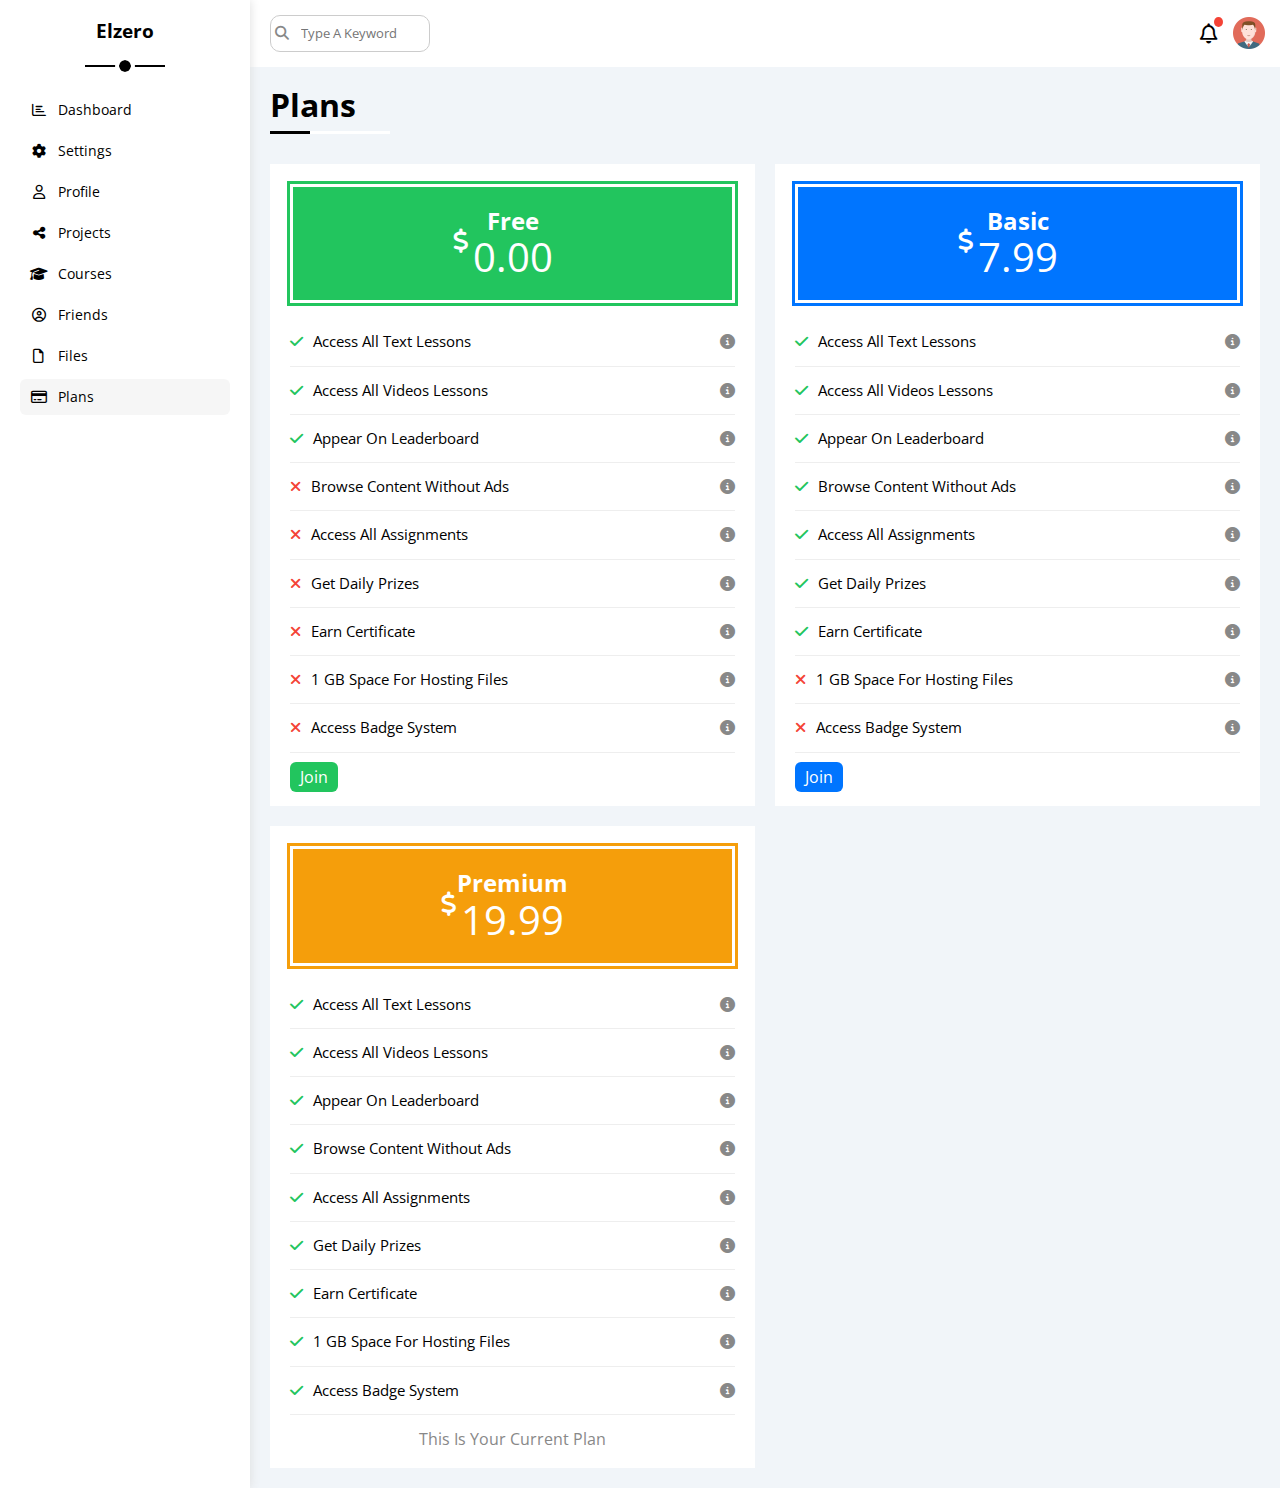
<file: plans.html>
<!DOCTYPE html>
<html lang="en">
  <head>
    <meta charset="UTF-8" />
    <meta name="viewport" content="width=device-width, initial-scale=1.0" />
    <title>Plans</title>
    <!-- font awesome library -->
    <link rel="stylesheet" href="css/font awesome.min.css" />
    <!-- framework css file -->
    <link rel="stylesheet" href="css/framework.css" />
    <!-- main css file -->
    <link rel="stylesheet" href="css/main.css" />
    <!-- normalize render all elements -->
    <link rel="stylesheet" href="css/normalize.css" />
    <!-- google fonts -->
    <link rel="preconnect" href="https://fonts.googleapis.com" />
    <link rel="preconnect" href="https://fonts.gstatic.com" crossorigin />
    <link
      href="https://fonts.googleapis.com/css2?family=Open+Sans:ital,wght@0,300..800;1,300..800&display=swap"
      rel="stylesheet"
    />
  </head>
  <body>
    <div class="page-holder d-flex">
      <aside class="p-20 bg-white p-relative">
        <h3 class="p-relative txt-c">Elzero</h3>
        <ul>
          <li>
            <a
              class="d-flex align-center fs-14 c-black rad-6 p-10 mb-5"
              href="index.html"
              ><i class="fa-regular fa-chart-bar fa-fw"></i
              ><span>Dashboard</span></a
            >
          </li>
          <li>
            <a
              class="d-flex align-center fs-14 c-black rad-6 p-10 mb-5"
              href="settings.html"
              ><i class="fa-solid fa-gear fa-fw"></i><span>Settings</span></a
            >
          </li>
          <li>
            <a
              class="d-flex align-center fs-14 c-black rad-6 p-10 mb-5"
              href="profile.html"
              ><i class="fa-regular fa-user fa-fw"></i><span>Profile</span></a
            >
          </li>
          <li>
            <a
              class="d-flex align-center fs-14 c-black rad-6 p-10 mb-5"
              href="projects.html"
              ><i class="fa-solid fa-share-nodes fa-fw"></i
              ><span>Projects</span></a
            >
          </li>
          <li>
            <a
              class="d-flex align-center fs-14 c-black rad-6 p-10 mb-5"
              href="courses.html"
              ><i class="fa-solid fa-graduation-cap fa-fw"></i
              ><span>Courses</span></a
            >
          </li>
          <li>
            <a
              class="d-flex align-center fs-14 c-black rad-6 p-10 mb-5"
              href="friends.html"
              ><i class="fa-regular fa-circle-user fa-fw"></i
              ><span>Friends</span></a
            >
          </li>
          <li>
            <a
              class="d-flex align-center fs-14 c-black rad-6 p-10 mb-5"
              href="files.html"
              ><i class="fa-regular fa-file fa-fw"></i><span>Files</span></a
            >
          </li>
          <li>
            <a
              class="active d-flex align-center fs-14 c-black rad-6 p-10 mb-5"
              href="plans.html"
              ><i class="fa-regular fa-credit-card fa-fw"></i
              ><span>Plans</span></a
            >
          </li>
        </ul>
      </aside>
      <div class="content full-flex flow-hidden">
        <!-- Start Header -->
        <header class="bg-white p-15 between-flex">
          <div class="search p-relative">
            <input
              class="p-10 ml-5 rad-10 border-ccc"
              type="search"
              placeholder="Type A Keyword"
            />
          </div>
          <div class="notify d-flex align-center">
            <i class="fa-regular fa-bell fa-lg"></i>
            <img src="images/avatar.png" alt="image" />
          </div>
        </header>
        <!-- End Header -->
        <h1 class="main-heading">Plans</h1>
        <div class="plans-page m-20 d-grid gap-20">
          <div class="plan bg-white p-20">
            <div class="type p-20 bg-green c-white txt-c">
              <h2>Free</h2>
              <span>
                <i class="fa-solid fa-dollar-sign"></i>
                0.00
              </span>
            </div>
            <ul class="mt-15 mb-15">
              <li class="available">
                Access All Text Lessons
                <i class="fa-solid fa-circle-info"></i>
              </li>
              <li class="available">
                Access All Videos Lessons
                <i class="fa-solid fa-circle-info"></i>
              </li>
              <li class="available">
                Appear On Leaderboard
                <i class="fa-solid fa-circle-info"></i>
              </li>
              <li class="unavailable">
                Browse Content Without Ads
                <i class="fa-solid fa-circle-info"></i>
              </li>
              <li class="unavailable">
                Access All Assignments
                <i class="fa-solid fa-circle-info"></i>
              </li>
              <li class="unavailable">
                Get Daily Prizes
                <i class="fa-solid fa-circle-info"></i>
              </li>
              <li class="unavailable">
                Earn Certificate
                <i class="fa-solid fa-circle-info"></i>
              </li>
              <li class="unavailable">
                1 GB Space For Hosting Files
                <i class="fa-solid fa-circle-info"></i>
              </li>
              <li class="unavailable">
                Access Badge System
                <i class="fa-solid fa-circle-info"></i>
              </li>
            </ul>
            <a class="btn-shape c-white bg-green" href="#">Join</a>
          </div>
          <div class="plan bg-white p-20">
            <div class="type p-20 bg-blue c-white txt-c">
              <h2>Basic</h2>
              <span>
                <i class="fa-solid fa-dollar-sign"></i>
                7.99
              </span>
            </div>
            <ul class="mt-15 mb-15">
              <li class="available">
                Access All Text Lessons
                <i class="fa-solid fa-circle-info"></i>
              </li>
              <li class="available">
                Access All Videos Lessons
                <i class="fa-solid fa-circle-info"></i>
              </li>
              <li class="available">
                Appear On Leaderboard
                <i class="fa-solid fa-circle-info"></i>
              </li>
              <li class="available">
                Browse Content Without Ads
                <i class="fa-solid fa-circle-info"></i>
              </li>
              <li class="available">
                Access All Assignments
                <i class="fa-solid fa-circle-info"></i>
              </li>
              <li class="available">
                Get Daily Prizes
                <i class="fa-solid fa-circle-info"></i>
              </li>
              <li class="available">
                Earn Certificate
                <i class="fa-solid fa-circle-info"></i>
              </li>
              <li class="unavailable">
                1 GB Space For Hosting Files
                <i class="fa-solid fa-circle-info"></i>
              </li>
              <li class="unavailable">
                Access Badge System
                <i class="fa-solid fa-circle-info"></i>
              </li>
            </ul>
            <a class="btn-shape c-white bg-blue" href="#">Join</a>
          </div>
          <div class="plan bg-white p-20">
            <div class="type p-20 bg-orange c-white txt-c">
              <h2>Premium</h2>
              <span>
                <i class="fa-solid fa-dollar-sign"></i>
                19.99
              </span>
            </div>
            <ul class="mt-15 mb-15">
              <li class="available">
                Access All Text Lessons
                <i class="fa-solid fa-circle-info"></i>
              </li>
              <li class="available">
                Access All Videos Lessons
                <i class="fa-solid fa-circle-info"></i>
              </li>
              <li class="available">
                Appear On Leaderboard
                <i class="fa-solid fa-circle-info"></i>
              </li>
              <li class="available">
                Browse Content Without Ads
                <i class="fa-solid fa-circle-info"></i>
              </li>
              <li class="available">
                Access All Assignments
                <i class="fa-solid fa-circle-info"></i>
              </li>
              <li class="available">
                Get Daily Prizes
                <i class="fa-solid fa-circle-info"></i>
              </li>
              <li class="available">
                Earn Certificate
                <i class="fa-solid fa-circle-info"></i>
              </li>
              <li class="available">
                1 GB Space For Hosting Files
                <i class="fa-solid fa-circle-info"></i>
              </li>
              <li class="available">
                Access Badge System
                <i class="fa-solid fa-circle-info"></i>
              </li>
            </ul>
            <p class="c-grey txt-c">This Is Your Current Plan</p>
          </div>
        </div>
      </div>
    </div>
  </body>
</html>
</file>
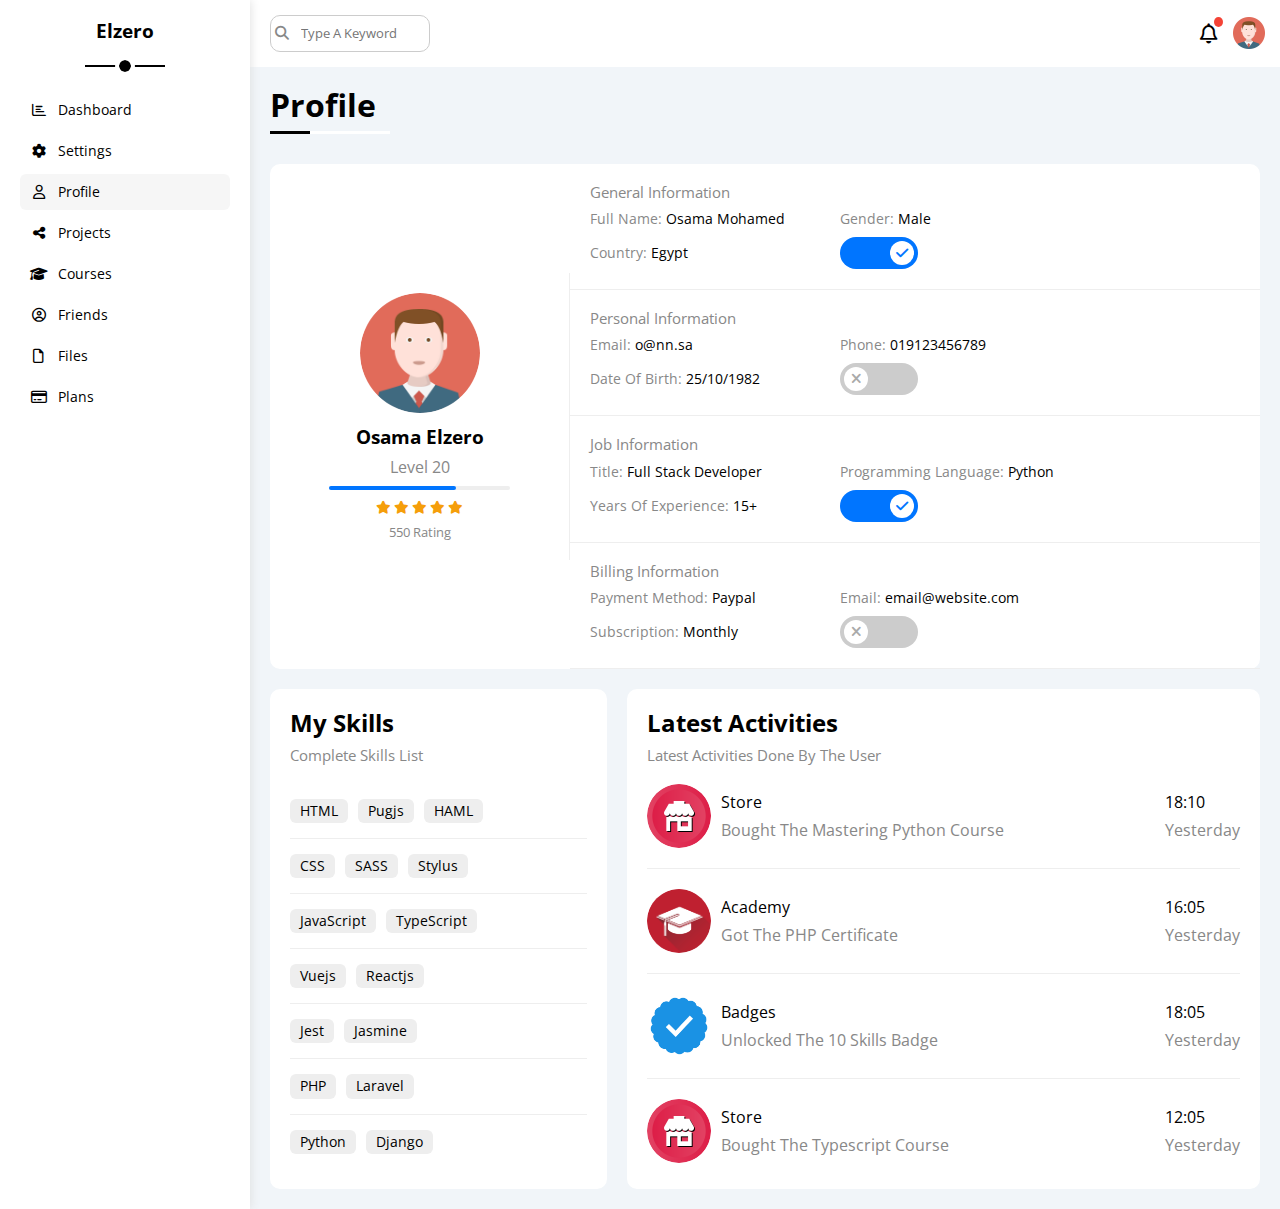
<file: profile.html>
<!DOCTYPE html>
<html lang="en">
  <head>
    <meta charset="UTF-8" />
    <meta name="viewport" content="width=device-width, initial-scale=1.0" />
    <title>Profile</title>
    <!-- font awesome library -->
    <link rel="stylesheet" href="css/font awesome.min.css" />
    <!-- framework css file -->
    <link rel="stylesheet" href="css/framework.css" />
    <!-- main css file -->
    <link rel="stylesheet" href="css/main.css" />
    <!-- normalize render all elements -->
    <link rel="stylesheet" href="css/normalize.css" />
    <!-- google fonts -->
    <link rel="preconnect" href="https://fonts.googleapis.com" />
    <link rel="preconnect" href="https://fonts.gstatic.com" crossorigin />
    <link
      href="https://fonts.googleapis.com/css2?family=Open+Sans:ital,wght@0,300..800;1,300..800&display=swap"
      rel="stylesheet"
    />
  </head>
  <body>
    <div class="page-holder d-flex">
      <aside class="p-20 bg-white p-relative">
        <h3 class="p-relative txt-c">Elzero</h3>
        <ul>
          <li>
            <a
              class="d-flex align-center fs-14 c-black rad-6 p-10 mb-5"
              href="index.html"
              ><i class="fa-regular fa-chart-bar fa-fw"></i
              ><span>Dashboard</span></a
            >
          </li>
          <li>
            <a
              class="d-flex align-center fs-14 c-black rad-6 p-10 mb-5"
              href="settings.html"
              ><i class="fa-solid fa-gear fa-fw"></i><span>Settings</span></a
            >
          </li>
          <li>
            <a
              class="active d-flex align-center fs-14 c-black rad-6 p-10 mb-5"
              href="profile.html"
              ><i class="fa-regular fa-user fa-fw"></i><span>Profile</span></a
            >
          </li>
          <li>
            <a
              class="d-flex align-center fs-14 c-black rad-6 p-10 mb-5"
              href="projects.html"
              ><i class="fa-solid fa-share-nodes fa-fw"></i
              ><span>Projects</span></a
            >
          </li>
          <li>
            <a
              class="d-flex align-center fs-14 c-black rad-6 p-10 mb-5"
              href="courses.html"
              ><i class="fa-solid fa-graduation-cap fa-fw"></i
              ><span>Courses</span></a
            >
          </li>
          <li>
            <a
              class="d-flex align-center fs-14 c-black rad-6 p-10 mb-5"
              href="friends.html"
              ><i class="fa-regular fa-circle-user fa-fw"></i
              ><span>Friends</span></a
            >
          </li>
          <li>
            <a
              class="d-flex align-center fs-14 c-black rad-6 p-10 mb-5"
              href="files.html"
              ><i class="fa-regular fa-file fa-fw"></i><span>Files</span></a
            >
          </li>
          <li>
            <a
              class="d-flex align-center fs-14 c-black rad-6 p-10 mb-5"
              href="plans.html"
              ><i class="fa-regular fa-credit-card fa-fw"></i
              ><span>Plans</span></a
            >
          </li>
        </ul>
      </aside>
      <div class="content full-flex flow-hidden">
        <!-- Start Header -->
        <header class="bg-white p-15 between-flex">
          <div class="search p-relative">
            <input
              class="p-10 ml-5 rad-10 border-ccc"
              type="search"
              placeholder="Type A Keyword"
            />
          </div>
          <div class="notify d-flex align-center">
            <i class="fa-regular fa-bell fa-lg"></i>
            <img src="images/avatar.png" alt="image" />
          </div>
        </header>
        <!-- End Header -->
        <h1 class="main-heading">Profile</h1>
        <div class="profile-page m-20">
          <!-- Start Overview -->
          <div class="overview bg-white rad-10 d-flex align-center">
            <div class="avatar-box txt-c">
              <img src="images/avatar.png" alt="image" />
              <h3>Osama Elzero</h3>
              <span class="d-block c-grey mt-10 mb-10">Level 20</span>
              <div class="progress h-4 rad-6 bg-eee">
                <span
                  class="d-block h-full bg-blue rad-6"
                  style="width: 70%"
                ></span>
              </div>
              <div class="rating fs-13 mt-10 mb-10">
                <i class="fa-solid fa-star c-orange"></i>
                <i class="fa-solid fa-star c-orange"></i>
                <i class="fa-solid fa-star c-orange"></i>
                <i class="fa-solid fa-star c-orange"></i>
                <i class="fa-solid fa-star c-orange"></i>
              </div>
              <span class="d-block c-grey fs-13">550 Rating</span>
            </div>
            <div class="info-box full-flex txt-c-mobile">
              <div class="box d-flex align-center p-20 wrap-flex">
                <h4 class="c-grey fs-15 fw-normal w-full">
                  General Information
                </h4>
                <div class="fs-14">
                  <span class="c-grey">Full Name:</span>
                  <span>Osama Mohamed</span>
                </div>
                <div class="fs-14">
                  <span class="c-grey">Gender:</span> <span>Male</span>
                </div>
                <div class="fs-14">
                  <span class="c-grey">Country:</span> <span>Egypt</span>
                </div>
                <div class="fs-14">
                  <label>
                    <input class="toggle-checkbox" type="checkbox" checked />
                    <div class="toggle-switch"></div>
                  </label>
                </div>
              </div>
              <div class="box d-flex align-center p-20 wrap-flex">
                <h4 class="c-grey fs-15 fw-normal w-full">
                  Personal Information
                </h4>
                <div class="fs-14">
                  <span class="c-grey">Email:</span>
                  <span>o@nn.sa</span>
                </div>
                <div class="fs-14">
                  <span class="c-grey">Phone:</span> <span>019123456789</span>
                </div>
                <div class="fs-14">
                  <span class="c-grey">Date Of Birth:</span>
                  <span>25/10/1982</span>
                </div>
                <div class="fs-14">
                  <label>
                    <input class="toggle-checkbox" type="checkbox" />
                    <div class="toggle-switch"></div>
                  </label>
                </div>
              </div>
              <div class="box d-flex align-center p-20 wrap-flex">
                <h4 class="c-grey fs-15 fw-normal w-full">Job Information</h4>
                <div class="fs-14">
                  <span class="c-grey">Title:</span>
                  <span>Full Stack Developer</span>
                </div>
                <div class="fs-14">
                  <span class="c-grey">Programming Language:</span>
                  <span>Python</span>
                </div>
                <div class="fs-14">
                  <span class="c-grey">Years Of Experience:</span>
                  <span>15+</span>
                </div>
                <div class="fs-14">
                  <label>
                    <input class="toggle-checkbox" type="checkbox" checked />
                    <div class="toggle-switch"></div>
                  </label>
                </div>
              </div>
              <div class="box d-flex align-center p-20 wrap-flex">
                <h4 class="c-grey fs-15 fw-normal w-full">
                  Billing Information
                </h4>
                <div class="fs-14">
                  <span class="c-grey">Payment Method:</span>
                  <span>Paypal</span>
                </div>
                <div class="fs-14">
                  <span class="c-grey">Email:</span>
                  <span>email@website.com</span>
                </div>
                <div class="fs-14">
                  <span class="c-grey">Subscription:</span> <span>Monthly</span>
                </div>
                <div class="fs-14">
                  <label>
                    <input class="toggle-checkbox" type="checkbox" />
                    <div class="toggle-switch"></div>
                  </label>
                </div>
              </div>
            </div>
          </div>
          <!-- End Overview -->
          <!-- Start Data -->
          <div class="other-data d-flex gap-20">
            <div class="profile-skills bg-white p-20 mt-20 rad-10">
              <h2 class="mb-10">My Skills</h2>
              <p class="c-grey fs-15 mb-20">Complete Skills List</p>
              <ul>
                <li>
                  <span>HTML</span>
                  <span>Pugjs</span>
                  <span>HAML</span>
                </li>
                <li>
                  <span>CSS</span>
                  <span>SASS</span>
                  <span>Stylus</span>
                </li>
                <li>
                  <span>JavaScript</span>
                  <span>TypeScript</span>
                </li>
                <li>
                  <span>Vuejs</span>
                  <span>Reactjs</span>
                </li>
                <li>
                  <span>Jest</span>
                  <span>Jasmine</span>
                </li>
                <li>
                  <span>PHP</span>
                  <span>Laravel</span>
                </li>
                <li>
                  <span>Python</span>
                  <span>Django</span>
                </li>
              </ul>
            </div>
            <div class="profile-activities bg-white p-20 mt-20 rad-10">
              <h2 class="mb-10">Latest Activities</h2>
              <p class="c-grey fs-15 mb-20">
                Latest Activities Done By The User
              </p>
              <div
                class="activity-box pb-20 mb-20 b-border-eee d-flex align-center"
              >
                <img src="images/activity-01.png" alt="img" />
                <div class="activity-data full-flex between-flex">
                  <div>
                    <span>Store</span>
                    <span class="d-block c-grey mt-10"
                      >Bought The Mastering Python Course
                    </span>
                  </div>
                  <div>
                    <span>18:10 </span>
                    <span class="d-block c-grey mt-10">Yesterday </span>
                  </div>
                </div>
              </div>
              <div
                class="activity-box pb-20 mb-20 b-border-eee d-flex align-center"
              >
                <img src="images/activity-02.png" alt="img" />
                <div class="activity-data full-flex between-flex">
                  <div>
                    <span>Academy</span>
                    <span class="d-block c-grey mt-10"
                      >Got The PHP Certificate
                    </span>
                  </div>
                  <div>
                    <span>16:05 </span>
                    <span class="d-block c-grey mt-10">Yesterday </span>
                  </div>
                </div>
              </div>
              <div
                class="activity-box pb-20 mb-20 b-border-eee d-flex align-center"
              >
                <img src="images/activity-03.png" alt="img" />
                <div class="activity-data full-flex between-flex">
                  <div>
                    <span>Badges</span>
                    <span class="d-block c-grey mt-10"
                      >Unlocked The 10 Skills Badge
                    </span>
                  </div>
                  <div>
                    <span>18:05 </span>
                    <span class="d-block c-grey mt-10">Yesterday </span>
                  </div>
                </div>
              </div>
              <div class="activity-box d-flex align-center">
                <img src="images/activity-01.png" alt="img" />
                <div class="activity-data full-flex between-flex">
                  <div>
                    <span>Store</span>
                    <span class="d-block c-grey mt-10"
                      >Bought The Typescript Course
                    </span>
                  </div>
                  <div>
                    <span>12:05 </span>
                    <span class="d-block c-grey mt-10">Yesterday </span>
                  </div>
                </div>
              </div>
            </div>
          </div>
          <!-- End Data -->
        </div>
      </div>
    </div>
  </body>
</html>
</file>
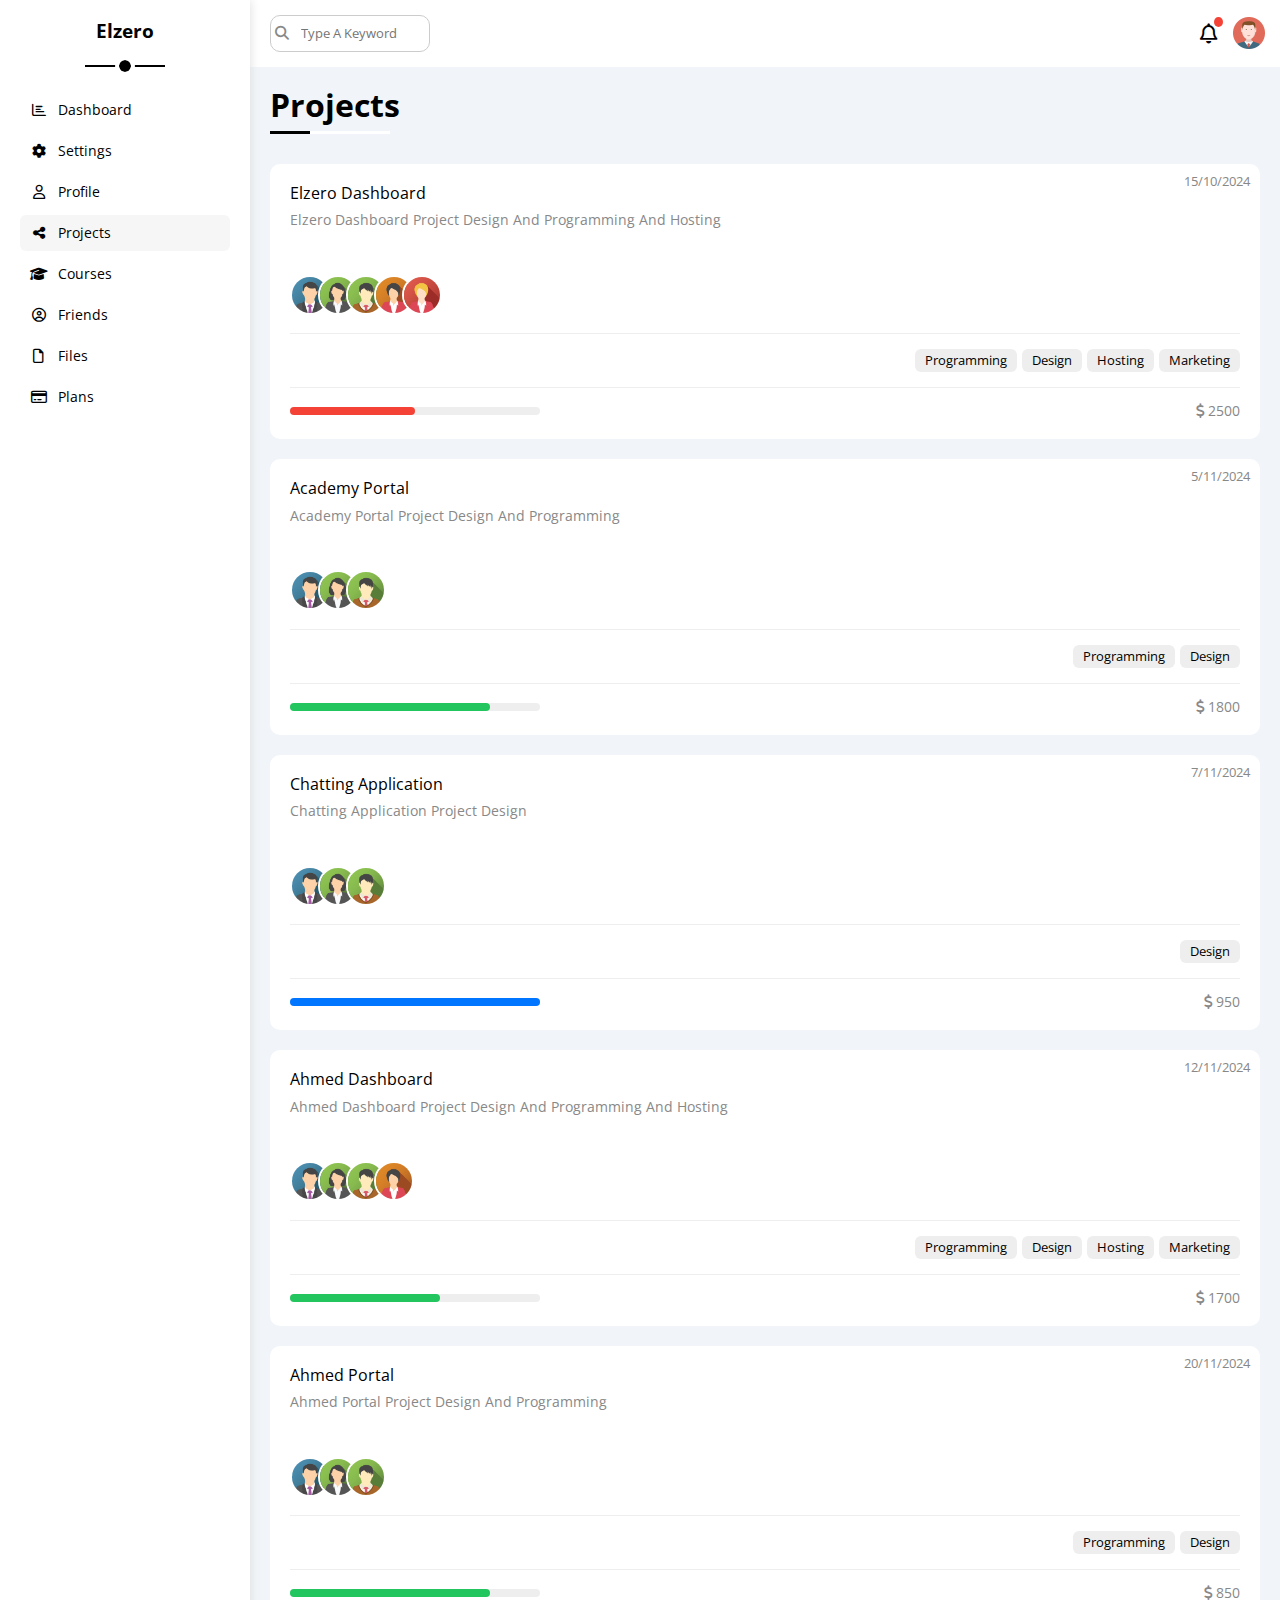
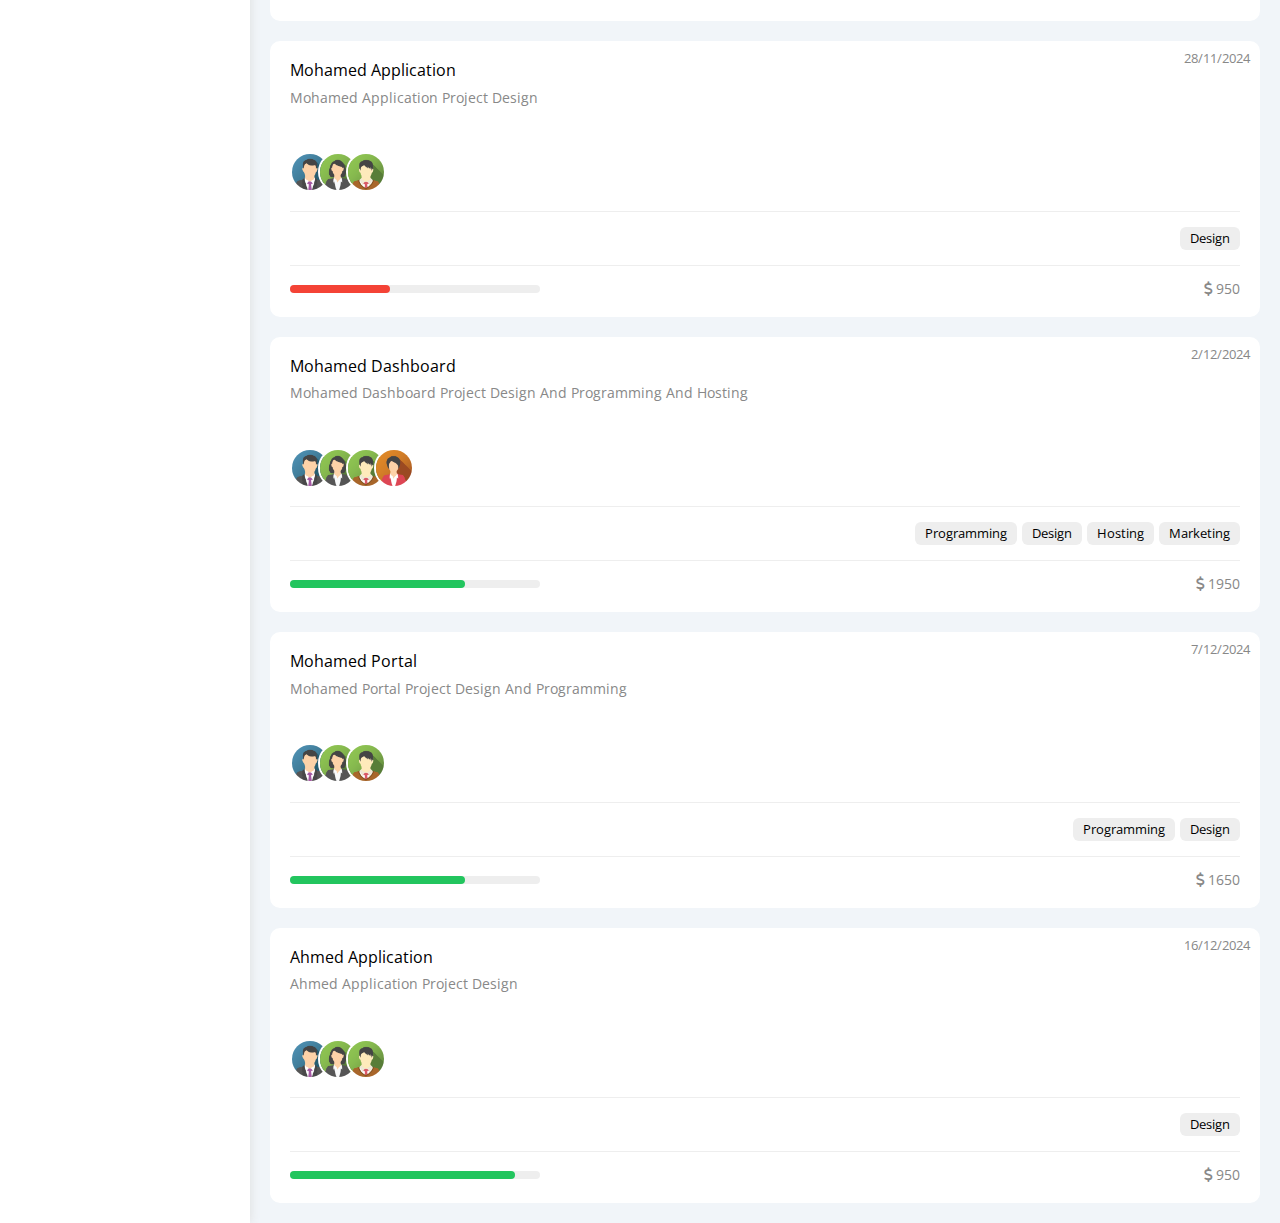
<file: projects.html>
<!DOCTYPE html>
<html lang="en">
  <head>
    <meta charset="UTF-8" />
    <meta name="viewport" content="width=device-width, initial-scale=1.0" />
    <title>Projects</title>
    <!-- font awesome library -->
    <link rel="stylesheet" href="css/font awesome.min.css" />
    <!-- framework css file -->
    <link rel="stylesheet" href="css/framework.css" />
    <!-- main css file -->
    <link rel="stylesheet" href="css/main.css" />
    <!-- normalize render all elements -->
    <link rel="stylesheet" href="css/normalize.css" />
    <!-- google fonts -->
    <link rel="preconnect" href="https://fonts.googleapis.com" />
    <link rel="preconnect" href="https://fonts.gstatic.com" crossorigin />
    <link
      href="https://fonts.googleapis.com/css2?family=Open+Sans:ital,wght@0,300..800;1,300..800&display=swap"
      rel="stylesheet"
    />
  </head>
  <body>
    <div class="page-holder d-flex">
      <aside class="p-20 bg-white p-relative">
        <h3 class="p-relative txt-c">Elzero</h3>
        <ul>
          <li>
            <a
              class="d-flex align-center fs-14 c-black rad-6 p-10 mb-5"
              href="index.html"
              ><i class="fa-regular fa-chart-bar fa-fw"></i
              ><span>Dashboard</span></a
            >
          </li>
          <li>
            <a
              class="d-flex align-center fs-14 c-black rad-6 p-10 mb-5"
              href="settings.html"
              ><i class="fa-solid fa-gear fa-fw"></i><span>Settings</span></a
            >
          </li>
          <li>
            <a
              class="d-flex align-center fs-14 c-black rad-6 p-10 mb-5"
              href="profile.html"
              ><i class="fa-regular fa-user fa-fw"></i><span>Profile</span></a
            >
          </li>
          <li>
            <a
              class="active d-flex align-center fs-14 c-black rad-6 p-10 mb-5"
              href="projects.html"
              ><i class="fa-solid fa-share-nodes fa-fw"></i
              ><span>Projects</span></a
            >
          </li>
          <li>
            <a
              class="d-flex align-center fs-14 c-black rad-6 p-10 mb-5"
              href="courses.html"
              ><i class="fa-solid fa-graduation-cap fa-fw"></i
              ><span>Courses</span></a
            >
          </li>
          <li>
            <a
              class="d-flex align-center fs-14 c-black rad-6 p-10 mb-5"
              href="friends.html"
              ><i class="fa-regular fa-circle-user fa-fw"></i
              ><span>Friends</span></a
            >
          </li>
          <li>
            <a
              class="d-flex align-center fs-14 c-black rad-6 p-10 mb-5"
              href="files.html"
              ><i class="fa-regular fa-file fa-fw"></i><span>Files</span></a
            >
          </li>
          <li>
            <a
              class="d-flex align-center fs-14 c-black rad-6 p-10 mb-5"
              href="plans.html"
              ><i class="fa-regular fa-credit-card fa-fw"></i
              ><span>Plans</span></a
            >
          </li>
        </ul>
      </aside>
      <div class="content full-flex flow-hidden">
        <!-- Start Header -->
        <header class="bg-white p-15 between-flex">
          <div class="search p-relative">
            <input
              class="p-10 ml-5 rad-10 border-ccc"
              type="search"
              placeholder="Type A Keyword"
            />
          </div>
          <div class="notify d-flex align-center">
            <i class="fa-regular fa-bell fa-lg"></i>
            <img src="images/avatar.png" alt="image" />
          </div>
        </header>
        <!-- End Header -->
        <h1 class="main-heading">Projects</h1>
        <div class="projects-page m-20 d-grid gap-20">
          <div class="project bg-white p-20 rad-10 p-relative">
            <span class="proj-date fs-13 c-grey">15/10/2024</span>
            <h4 class="fw-normal">Elzero Dashboard</h4>
            <p class="c-grey fs-14 mt-10 mb-10">
              Elzero Dashboard Project Design And Programming And Hosting
            </p>
            <div class="team">
              <a href="#"><img src="images/team-01.png" alt="image" /></a>
              <a href="#"><img src="images/team-02.png" alt="image" /></a>
              <a href="#"><img src="images/team-03.png" alt="image" /></a>
              <a href="#"><img src="images/team-04.png" alt="image" /></a>
              <a href="#"><img src="images/team-05.png" alt="image" /></a>
            </div>
            <div class="do fs-13 pt-15 mt-15 t-border-eee">
              <span class="btn-shape bg-eee">Programming</span>
              <span class="btn-shape bg-eee">Design</span>
              <span class="btn-shape bg-eee">Hosting</span>
              <span class="btn-shape bg-eee">Marketing</span>
            </div>
            <div class="info between-flex pt-15 mt-15 t-border-eee">
              <div class="proj-progress">
                <span
                  class="d-block h-full rad-6 bg-red"
                  style="width: 50%"
                ></span>
              </div>
              <div class="proj-earned fs-14 c-grey">
                <i class="fa-solid fa-dollar-sign"></i> 2500
              </div>
            </div>
          </div>
          <div class="project bg-white p-20 rad-10 p-relative">
            <span class="proj-date fs-13 c-grey">5/11/2024</span>
            <h4 class="fw-normal">Academy Portal</h4>
            <p class="c-grey fs-14 mt-10 mb-10">
              Academy Portal Project Design And Programming
            </p>
            <div class="team">
              <a href="#"><img src="images/team-01.png" alt="image" /></a>
              <a href="#"><img src="images/team-02.png" alt="image" /></a>
              <a href="#"><img src="images/team-03.png" alt="image" /></a>
            </div>
            <div class="do fs-13 pt-15 mt-15 t-border-eee">
              <span class="btn-shape bg-eee">Programming</span>
              <span class="btn-shape bg-eee">Design</span>
            </div>
            <div class="info between-flex pt-15 mt-15 t-border-eee">
              <div class="proj-progress">
                <span
                  class="d-block h-full rad-6 bg-green"
                  style="width: 80%"
                ></span>
              </div>
              <div class="proj-earned fs-14 c-grey">
                <i class="fa-solid fa-dollar-sign"></i> 1800
              </div>
            </div>
          </div>
          <div class="project bg-white p-20 rad-10 p-relative">
            <span class="proj-date fs-13 c-grey">7/11/2024</span>
            <h4 class="fw-normal">Chatting Application</h4>
            <p class="c-grey fs-14 mt-10 mb-10">
              Chatting Application Project Design
            </p>
            <div class="team">
              <a href="#"><img src="images/team-01.png" alt="image" /></a>
              <a href="#"><img src="images/team-02.png" alt="image" /></a>
              <a href="#"><img src="images/team-03.png" alt="image" /></a>
            </div>
            <div class="do fs-13 pt-15 mt-15 t-border-eee">
              <span class="btn-shape bg-eee">Design</span>
            </div>
            <div class="info between-flex pt-15 mt-15 t-border-eee">
              <div class="proj-progress">
                <span
                  class="d-block h-full rad-6 bg-blue"
                  style="width: 100%"
                ></span>
              </div>
              <div class="proj-earned fs-14 c-grey">
                <i class="fa-solid fa-dollar-sign"></i> 950
              </div>
            </div>
          </div>
          <div class="project bg-white p-20 rad-10 p-relative">
            <span class="proj-date fs-13 c-grey">12/11/2024</span>
            <h4 class="fw-normal">Ahmed Dashboard</h4>
            <p class="c-grey fs-14 mt-10 mb-10">
              Ahmed Dashboard Project Design And Programming And Hosting
            </p>
            <div class="team">
              <a href="#"><img src="images/team-01.png" alt="image" /></a>
              <a href="#"><img src="images/team-02.png" alt="image" /></a>
              <a href="#"><img src="images/team-03.png" alt="image" /></a>
              <a href="#"><img src="images/team-04.png" alt="image" /></a>
            </div>
            <div class="do fs-13 pt-15 mt-15 t-border-eee">
              <span class="btn-shape bg-eee">Programming</span>
              <span class="btn-shape bg-eee">Design</span>
              <span class="btn-shape bg-eee">Hosting </span>
              <span class="btn-shape bg-eee">Marketing</span>
            </div>
            <div class="info between-flex pt-15 mt-15 t-border-eee">
              <div class="proj-progress">
                <span
                  class="d-block h-full rad-6 bg-green"
                  style="width: 60%"
                ></span>
              </div>
              <div class="proj-earned fs-14 c-grey">
                <i class="fa-solid fa-dollar-sign"></i> 1700
              </div>
            </div>
          </div>
          <div class="project bg-white p-20 rad-10 p-relative">
            <span class="proj-date fs-13 c-grey">20/11/2024</span>
            <h4 class="fw-normal">Ahmed Portal</h4>
            <p class="c-grey fs-14 mt-10 mb-10">
              Ahmed Portal Project Design And Programming
            </p>
            <div class="team">
              <a href="#"><img src="images/team-01.png" alt="image" /></a>
              <a href="#"><img src="images/team-02.png" alt="image" /></a>
              <a href="#"><img src="images/team-03.png" alt="image" /></a>
            </div>
            <div class="do fs-13 pt-15 mt-15 t-border-eee">
              <span class="btn-shape bg-eee">Programming</span>
              <span class="btn-shape bg-eee">Design</span>
            </div>
            <div class="info between-flex pt-15 mt-15 t-border-eee">
              <div class="proj-progress">
                <span
                  class="d-block h-full rad-6 bg-green"
                  style="width: 80%"
                ></span>
              </div>
              <div class="proj-earned fs-14 c-grey">
                <i class="fa-solid fa-dollar-sign"></i> 850
              </div>
            </div>
          </div>
          <div class="project bg-white p-20 rad-10 p-relative">
            <span class="proj-date fs-13 c-grey">28/11/2024</span>
            <h4 class="fw-normal">Mohamed Application</h4>
            <p class="c-grey fs-14 mt-10 mb-10">
              Mohamed Application Project Design
            </p>
            <div class="team">
              <a href="#"><img src="images/team-01.png" alt="image" /></a>
              <a href="#"><img src="images/team-02.png" alt="image" /></a>
              <a href="#"><img src="images/team-03.png" alt="image" /></a>
            </div>
            <div class="do fs-13 pt-15 mt-15 t-border-eee">
              <span class="btn-shape bg-eee">Design</span>
            </div>
            <div class="info between-flex pt-15 mt-15 t-border-eee">
              <div class="proj-progress">
                <span
                  class="d-block h-full rad-6 bg-red"
                  style="width: 40%"
                ></span>
              </div>
              <div class="proj-earned fs-14 c-grey">
                <i class="fa-solid fa-dollar-sign"></i> 950
              </div>
            </div>
          </div>
          <div class="project bg-white p-20 rad-10 p-relative">
            <span class="proj-date fs-13 c-grey">2/12/2024</span>
            <h4 class="fw-normal">Mohamed Dashboard</h4>
            <p class="c-grey fs-14 mt-10 mb-10">
              Mohamed Dashboard Project Design And Programming And Hosting
            </p>
            <div class="team">
              <a href="#"><img src="images/team-01.png" alt="image" /></a>
              <a href="#"><img src="images/team-02.png" alt="image" /></a>
              <a href="#"><img src="images/team-03.png" alt="image" /></a>
              <a href="#"><img src="images/team-04.png" alt="image" /></a>
            </div>
            <div class="do fs-13 pt-15 mt-15 t-border-eee">
              <span class="btn-shape bg-eee">Programming </span>
              <span class="btn-shape bg-eee">Design</span>
              <span class="btn-shape bg-eee">Hosting </span>
              <span class="btn-shape bg-eee">Marketing </span>
            </div>
            <div class="info between-flex pt-15 mt-15 t-border-eee">
              <div class="proj-progress">
                <span
                  class="d-block h-full rad-6 bg-green"
                  style="width: 70%"
                ></span>
              </div>
              <div class="proj-earned fs-14 c-grey">
                <i class="fa-solid fa-dollar-sign"></i> 1950
              </div>
            </div>
          </div>
          <div class="project bg-white p-20 rad-10 p-relative">
            <span class="proj-date fs-13 c-grey">7/12/2024</span>
            <h4 class="fw-normal">Mohamed Portal</h4>
            <p class="c-grey fs-14 mt-10 mb-10">
              Mohamed Portal Project Design And Programming
            </p>
            <div class="team">
              <a href="#"><img src="images/team-01.png" alt="image" /></a>
              <a href="#"><img src="images/team-02.png" alt="image" /></a>
              <a href="#"><img src="images/team-03.png" alt="image" /></a>
            </div>
            <div class="do fs-13 pt-15 mt-15 t-border-eee">
              <span class="btn-shape bg-eee">Programming </span>
              <span class="btn-shape bg-eee">Design</span>
            </div>
            <div class="info between-flex pt-15 mt-15 t-border-eee">
              <div class="proj-progress">
                <span
                  class="d-block h-full rad-6 bg-green"
                  style="width: 70%"
                ></span>
              </div>
              <div class="proj-earned fs-14 c-grey">
                <i class="fa-solid fa-dollar-sign"></i> 1650
              </div>
            </div>
          </div>
          <div class="project bg-white p-20 rad-10 p-relative">
            <span class="proj-date fs-13 c-grey">16/12/2024</span>
            <h4 class="fw-normal">Ahmed Application</h4>
            <p class="c-grey fs-14 mt-10 mb-10">
              Ahmed Application Project Design
            </p>
            <div class="team">
              <a href="#"><img src="images/team-01.png" alt="image" /></a>
              <a href="#"><img src="images/team-02.png" alt="image" /></a>
              <a href="#"><img src="images/team-03.png" alt="image" /></a>
            </div>
            <div class="do fs-13 pt-15 mt-15 t-border-eee">
              <span class="btn-shape bg-eee">Design</span>
            </div>
            <div class="info between-flex pt-15 mt-15 t-border-eee">
              <div class="proj-progress">
                <span
                  class="d-block h-full rad-6 bg-green"
                  style="width: 90%"
                ></span>
              </div>
              <div class="proj-earned fs-14 c-grey">
                <i class="fa-solid fa-dollar-sign"></i> 950
              </div>
            </div>
          </div>
        </div>
      </div>
    </div>
  </body>
</html>
</file>
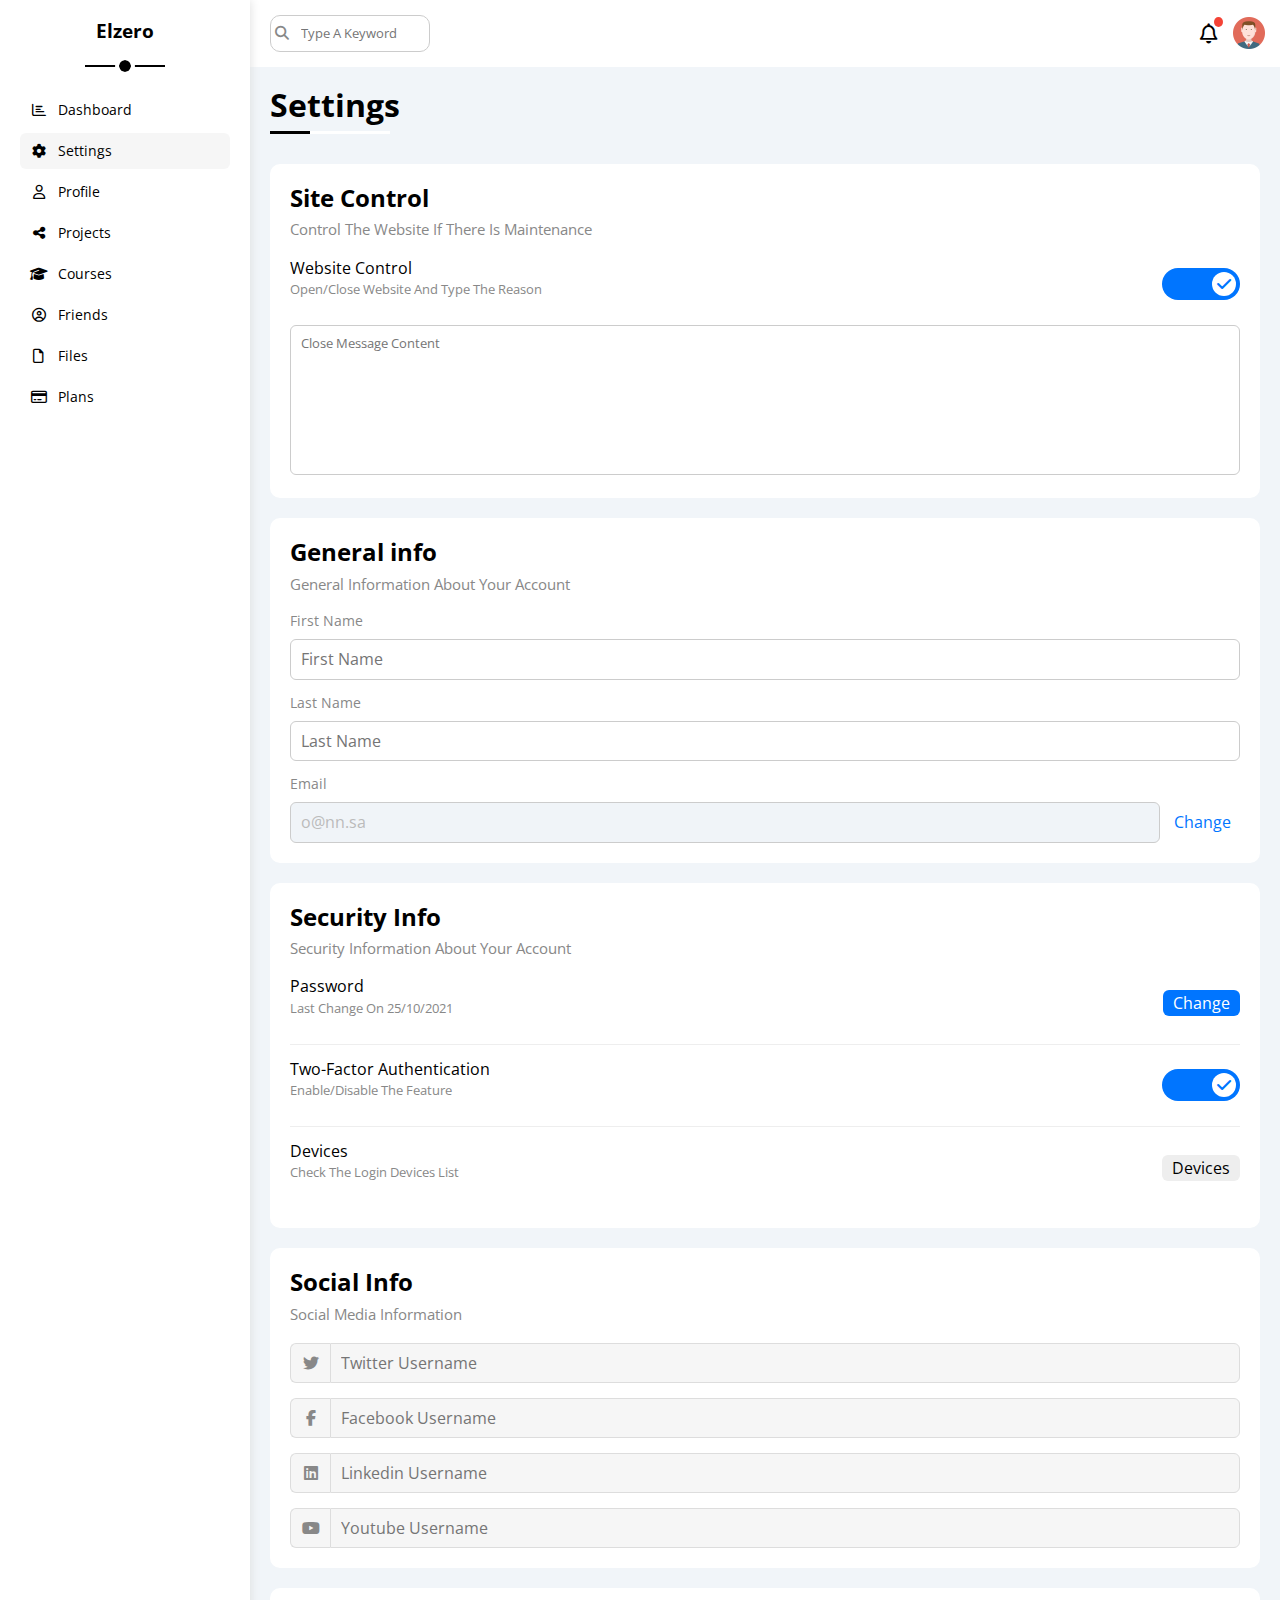
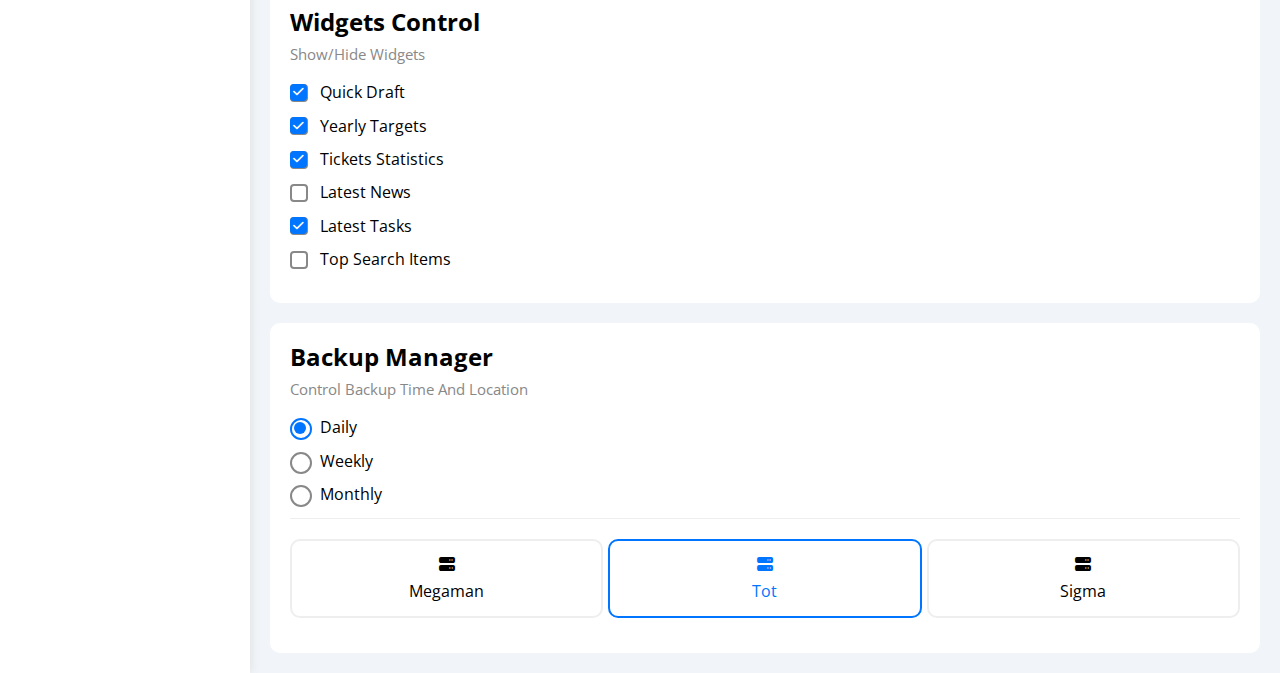
<file: settings.html>
<!DOCTYPE html>
<html lang="en">
  <head>
    <meta charset="UTF-8" />
    <meta name="viewport" content="width=device-width, initial-scale=1.0" />
    <title>Settings</title>
    <!-- font awesome library -->
    <link rel="stylesheet" href="css/font awesome.min.css" />
    <!-- framework css file -->
    <link rel="stylesheet" href="css/framework.css" />
    <!-- main css file -->
    <link rel="stylesheet" href="css/main.css" />
    <!-- normalize render all elements -->
    <link rel="stylesheet" href="css/normalize.css" />
    <!-- google fonts -->
    <link rel="preconnect" href="https://fonts.googleapis.com" />
    <link rel="preconnect" href="https://fonts.gstatic.com" crossorigin />
    <link
      href="https://fonts.googleapis.com/css2?family=Open+Sans:ital,wght@0,300..800;1,300..800&display=swap"
      rel="stylesheet"
    />
  </head>
  <body>
    <div class="page-holder d-flex">
      <aside class="p-20 bg-white p-relative">
        <h3 class="p-relative txt-c">Elzero</h3>
        <ul>
          <li>
            <a
              class="d-flex align-center fs-14 c-black rad-6 p-10 mb-5"
              href="index.html"
              ><i class="fa-regular fa-chart-bar fa-fw"></i
              ><span>Dashboard</span></a
            >
          </li>
          <li>
            <a
              class="active d-flex align-center fs-14 c-black rad-6 p-10 mb-5"
              href="settings.html"
              ><i class="fa-solid fa-gear fa-fw"></i><span>Settings</span></a
            >
          </li>
          <li>
            <a
              class="d-flex align-center fs-14 c-black rad-6 p-10 mb-5"
              href="profile.html"
              ><i class="fa-regular fa-user fa-fw"></i><span>Profile</span></a
            >
          </li>
          <li>
            <a
              class="d-flex align-center fs-14 c-black rad-6 p-10 mb-5"
              href="projects.html"
              ><i class="fa-solid fa-share-nodes fa-fw"></i
              ><span>Projects</span></a
            >
          </li>
          <li>
            <a
              class="d-flex align-center fs-14 c-black rad-6 p-10 mb-5"
              href="courses.html"
              ><i class="fa-solid fa-graduation-cap fa-fw"></i
              ><span>Courses</span></a
            >
          </li>
          <li>
            <a
              class="d-flex align-center fs-14 c-black rad-6 p-10 mb-5"
              href="friends.html"
              ><i class="fa-regular fa-circle-user fa-fw"></i
              ><span>Friends</span></a
            >
          </li>
          <li>
            <a
              class="d-flex align-center fs-14 c-black rad-6 p-10 mb-5"
              href="files.html"
              ><i class="fa-regular fa-file fa-fw"></i><span>Files</span></a
            >
          </li>
          <li>
            <a
              class="d-flex align-center fs-14 c-black rad-6 p-10 mb-5"
              href="plans.html"
              ><i class="fa-regular fa-credit-card fa-fw"></i
              ><span>Plans</span></a
            >
          </li>
        </ul>
      </aside>
      <div class="content full-flex flow-hidden">
        <!-- Start Header -->
        <header class="bg-white p-15 between-flex">
          <div class="search p-relative">
            <input
              class="p-10 ml-5 rad-10 border-ccc"
              type="search"
              placeholder="Type A Keyword"
            />
          </div>
          <div class="notify d-flex align-center">
            <i class="fa-regular fa-bell fa-lg"></i>
            <img src="images/avatar.png" alt="image" />
          </div>
        </header>
        <!-- End Header -->
        <h1 class="main-heading">Settings</h1>
        <div class="settings-page m-20 d-grid gap-20">
          <!-- Start Site control -->
          <div class="site-control bg-white p-20 rad-10">
            <h2 class="mb-10">Site Control</h2>
            <p class="c-grey fs-15 mb-20">
              Control The Website If There Is Maintenance
            </p>
            <div class="control between-flex mb-15">
              <div>
                <span>Website Control </span>
                <p class="c-grey mt-5 mb-13 fs-13">
                  Open/Close Website And Type The Reason
                </p>
              </div>
              <label>
                <input class="toggle-checkbox" type="checkbox" checked />
                <div class="toggle-switch"></div>
              </label>
            </div>
            <textarea
              class="p-10 rad-6 w-full fs-13"
              placeholder="Close Message Content"
            ></textarea>
          </div>
          <!-- End Site control -->
          <!-- Start General Info -->
          <div class="general-info bg-white p-20 rad-10">
            <h2 class="mb-10">General info</h2>
            <p class="c-grey mb-20 fs-15">
              General Information About Your Account
            </p>
            <form action="">
              <div class="mb-15">
                <label for="first" class="mb-10 d-block fs-14 c-grey"
                  >First Name</label
                >
                <input
                  id="first"
                  class="w-full p-10 border-ccc rad-6"
                  type="text"
                  placeholder="First Name"
                />
              </div>
              <div class="mb-15">
                <label for="second" class="mb-10 d-block fs-14 c-grey"
                  >Last Name</label
                >
                <input
                  id="second"
                  class="w-full p-10 border-ccc rad-6"
                  type="text"
                  placeholder="Last Name"
                />
              </div>
              <div>
                <label for="email" class="mb-10 d-block fs-14 c-grey"
                  >Email</label
                >
                <input
                  id="email"
                  class="email p-10 border-ccc rad-6"
                  type="email"
                  value="o@nn.sa"
                  disabled
                />
                <a class="c-blue" href="#">Change</a>
              </div>
            </form>
          </div>
          <!-- End General Info -->
          <!-- Start Security -->
          <div class="security bg-white p-20 rad-10">
            <h2 class="mb-10">Security Info</h2>
            <p class="c-grey mb-20 fs-15">
              Security Information About Your Account
            </p>
            <div class="sec-box mb-15 pb-15 between-flex">
              <div>
                <span>Password</span>
                <p class="c-grey fs-13 mt-5 mb-13">Last Change On 25/10/2021</p>
              </div>
              <a class="sec-change btn-shape c-white bg-blue" href="@"
                >Change</a
              >
            </div>
            <div class="sec-box mb-15 pb-15 between-flex">
              <div>
                <span>Two-Factor Authentication </span>
                <p class="c-grey fs-13 mt-5 mb-13">
                  Enable/Disable The Feature
                </p>
              </div>
              <label>
                <input class="toggle-checkbox" type="checkbox" checked />
                <div class="toggle-switch"></div>
              </label>
            </div>
            <div class="sec-box pb-15 between-flex">
              <div>
                <span>Devices </span>
                <p class="c-grey fs-13 mt-5 mb-13">
                  Check The Login Devices List
                </p>
              </div>
              <a class="btn-shape bg-eee c-black" href="#">Devices</a>
            </div>
          </div>
          <!-- End Security -->
          <!-- Start Social -->
          <div class="social-info bg-white p-20 rad-10">
            <h2 class="mb-10">Social Info</h2>
            <p class="c-grey mb-20 fs-15">Social Media Information</p>
            <div class="soc-box d-flex align-center mb-15">
              <i class="fa-brands fa-twitter center-flex c-grey"></i>
              <input
                class="full-flex"
                type="text"
                placeholder="Twitter Username"
              />
            </div>
            <div class="soc-box d-flex align-center mb-15">
              <i class="fa-brands fa-facebook-f center-flex c-grey"></i>
              <input
                class="full-flex"
                type="text"
                placeholder="Facebook Username"
              />
            </div>
            <div class="soc-box d-flex align-center mb-15">
              <i class="fa-brands fa-linkedin center-flex c-grey"></i>
              <input
                class="full-flex"
                type="text"
                placeholder="Linkedin Username"
              />
            </div>
            <div class="soc-box d-flex align-center">
              <i class="fa-brands fa-youtube center-flex c-grey"></i>
              <input
                class="full-flex"
                type="text"
                placeholder="Youtube Username"
              />
            </div>
          </div>
          <!-- End Social -->
          <!-- Start Corntrol -->
          <div class="widgets-control bg-white p-20 rad-10">
            <h2 class="mb-10">Widgets Control</h2>
            <p class="c-grey mb-20 fs-15">Show/Hide Widgets</p>
            <div class="control-box mb-15 d-flex align-center">
              <input type="checkbox" name="" id="one" checked />
              <label for="one">Quick Draft</label>
            </div>
            <div class="control-box mb-15 d-flex align-center">
              <input type="checkbox" name="" id="two" checked />
              <label for="two">Yearly Targets</label>
            </div>
            <div class="control-box mb-15 d-flex align-center">
              <input type="checkbox" name="" id="three" checked />
              <label for="three">Tickets Statistics</label>
            </div>
            <div class="control-box mb-15 d-flex align-center">
              <input type="checkbox" name="" id="four" />
              <label for="four">Latest News</label>
            </div>
            <div class="control-box mb-15 d-flex align-center">
              <input type="checkbox" name="" id="five" checked />
              <label for="five">Latest Tasks</label>
            </div>
            <div class="control-box mb-15 d-flex align-center">
              <input type="checkbox" name="" id="six" />
              <label for="six">Top Search Items</label>
            </div>
          </div>
          <!-- End Corntrol -->
          <!-- Start Backup Manager-->
          <div class="backup-control bg-white p-20 rad-10">
            <h2 class="mb-10">Backup Manager</h2>
            <p class="c-grey mb-20 fs-15">Control Backup Time And Location</p>
            <div class="backup-box d-flex align-center mb-15">
              <input type="radio" name="time" id="daily" checked />
              <label for="daily">Daily</label>
            </div>
            <div class="backup-box d-flex align-center mb-15">
              <input type="radio" name="time" id="weekly" />
              <label for="weekly">Weekly</label>
            </div>
            <div class="backup-box d-flex align-center mb-15">
              <input type="radio" name="time" id="monthly" />
              <label for="monthly">Monthly</label>
            </div>
            <div class="servers d-flex align-center txt-c">
              <input type="radio" name="servers" id="megaman" />
              <div class="server mb-15 mr-5 rad-10 w-full">
                <label class="d-block m-15" for="megaman">
                  <i class="fa-solid fa-server d-block mb-10"></i>
                  Megaman
                </label>
              </div>
              <input type="radio" name="servers" id="tot" checked />
              <div class="server mb-15 mr-5 rad-10 w-full">
                <label class="d-block m-15" for="tot">
                  <i class="fa-solid fa-server d-block mb-10"></i>
                  Tot
                </label>
              </div>
              <input type="radio" name="servers" id="sigma" />
              <div class="server mb-15 rad-10 w-full">
                <label class="d-block m-15" for="sigma">
                  <i class="fa-solid fa-server d-block mb-10"></i>
                  Sigma
                </label>
              </div>
            </div>
          </div>
          <!-- End Backup Manager-->
        </div>
      </div>
    </div>
  </body>
</html>
</file>
<file: css/framework.css>
:root {
  --main-transition-duration: 0.3s;
  --blue-color: #0075ff;
  --blue-alt-color: #0d69d5;
  --orange-color: #f59e0b;
  --green-color: #22c55e;
  --red-color: #f44336;
  --grey-color: #888;
}

/* Start Box */
.d-block {
  display: block;
}
.d-flex {
  display: flex;
}
.wrap-flex {
  flex-wrap: wrap;
}
.column-flex {
  flex-direction: column;
}
.align-center {
  align-items: center;
}
.justify-between {
  justify-content: space-between;
}
.full-flex {
  flex: 1;
}
.d-grid {
  display: grid;
}
.gap-20 {
  gap: 20px;
}
@media (max-width: 767px) {
  .block-mobile {
    display: block;
  }
}
@media (max-width: 767px) {
  .hide-mobile {
    display: none;
  }
}
/* End Box */

/* Start Dimensions */
.p-10 {
  padding: 10px;
}
.p-15 {
  padding: 15px;
}
.pt-15 {
  padding-top: 15px;
}
.pb-15 {
  padding-bottom: 15px;
}
.p-20 {
  padding: 20px;
}
.pt-20 {
  padding-top: 20px;
}
.pb-20 {
  padding-bottom: 20px;
}
.mt-5 {
  margin-top: 5px;
}
.mr-5 {
  margin-right: 5px;
}
.mb-5 {
  margin-bottom: 5px;
}
.ml-5 {
  margin-left: 5px;
}
.mt-10 {
  margin-top: 10px;
}
.mr-10 {
  margin-right: 10px;
}
.mb-10 {
  margin-bottom: 10px;
}
.mt-13 {
  margin-top: 13px;
}
.mb-13 {
  margin-bottom: 13px;
}
.m-15 {
  margin: 15px;
}
.mt-15 {
  margin-top: 15px;
}
.mr-15 {
  margin-right: 15px;
}
.mb-15 {
  margin-bottom: 15px;
}
.m-20 {
  margin: 20px;
}
.mt-20 {
  margin-top: 20px;
}
.mb-20 {
  margin-bottom: 20px;
}
.mt-25 {
  margin-top: 25px;
}
.mb-25 {
  margin-bottom: 25px;
}
.rad-6 {
  border-radius: 6px;
}
.rad-10 {
  border-radius: 10px;
}
.rad-half {
  border-radius: 50%;
}
/* End Dimensions */

/* Start Width+Height */
.w-full {
  width: 100%;
}
.w-fit {
  width: fit-content;
}
.w-100 {
  width: 100px;
}
.h-full {
  height: 100%;
}
.h-4 {
  height: 4px;
}
.h-100 {
  height: 100px;
}
/* End Width+Height */

/* Start Colors */
.bg-white {
  background-color: white;
}
.bg-eee {
  background-color: #eee;
}
.bg-blue {
  background-color: var(--blue-color);
}
.bg-orange {
  background-color: var(--orange-color);
}
.bg-green {
  background-color: var(--green-color);
}
.bg-red {
  background-color: var(--red-color);
}
.c-black {
  color: black;
}
.c-grey {
  color: var(--grey-color);
}
.c-white {
  color: white;
}
.c-blue {
  color: var(--blue-color);
}
.c-orange {
  color: var(--orange-color);
}
/* End Colors */

/* Start position */
.p-relative {
  position: relative;
}
.p-absolute {
  position: absolute;
}
.flow-hidden {
  overflow: hidden;
}
/* End position */

/* Start Font */
.txt-c {
  text-align: center;
}
@media (max-width: 767px) {
  .txt-c-mobile {
    text-align: center;
  }
}
.fw-bold {
  font-weight: bold;
}
.fw-normal {
  font-weight: normal;
}
.fs-13 {
  font-size: 13px;
}
.fs-14 {
  font-size: 14px;
}
.fs-15 {
  font-size: 15px;
}
.fs-25px {
  font-size: 25px;
}
.lh-p {
  line-height: 1.6;
}
/* End Font */

/* Start Component */
.center-flex {
  display: flex;
  justify-content: center;
  align-items: center;
}
.between-flex {
  display: flex;
  justify-content: space-between;
  align-items: center;
}
.border-none {
  border: none;
}
.border-ccc {
  border: 1px solid #ccc;
}
.border-eee {
  border: 1px solid #eee;
}
.t-border-eee {
  border-top: 1px solid #eee;
}
.b-border-eee {
  border-bottom: 1px solid #eee;
}
.main-heading {
  margin: 20px 20px 40px;
  position: relative;
}
.main-heading::before,
.main-heading::after {
  content: "";
  position: absolute;
  height: 3px;
  bottom: -10px;
  left: 0;
}
.main-heading::before {
  background-color: white;
  width: 120px;
}
.main-heading::after {
  background-color: black;
  width: 40px;
}
.btn-shape {
  padding: 4px 10px;
  border-radius: 6px;
}
/* End Component */
</file>
<file: css/main.css>
/* Start Global Rules */
:root {
  --main-transition-duration: 0.3s;
  --blue-color: #0075ff;
  --blue-alt-color: #0d69d5;
  --orange-color: #f59e0b;
  --green-color: #22c55e;
  --red-color: #f44336;
  --grey-color: #888;
}
* {
  -webkit-box-sizing: border-box;
  -moz-box-sizing: border-box;
  box-sizing: border-box;
  padding: 0;
  margin: 0;
}
*:focus {
  outline: none;
}
html {
  scroll-behavior: smooth;
}
body {
  font-family: "Open Sans", sans-serif;
}
::-webkit-scrollbar {
  width: 12px;
}
::-webkit-scrollbar-track {
  background-color: white;
}
::-webkit-scrollbar-thumb {
  background-color: var(--blue-color);
}
::-webkit-scrollbar-thumb:hover {
  background-color: var(--blue-alt-color);
}
ul {
  list-style: none;
}
a {
  text-decoration: none;
}
.page-holder {
  min-height: 100vh;
  background-color: #f1f5f9;
}
/* End Global Rules */
/* Start Sidebar */
aside {
  width: 250px;
  box-shadow: 0 0 10px #ddd;
}
aside h3 {
  margin-bottom: 50px;
}
aside h3::before,
aside h3::after {
  content: "";
  position: absolute;
  background-color: black;
  left: 50%;
  transform: translateX(-50%);
}
aside h3::before {
  width: 80px;
  height: 2px;
  bottom: -25px;
}
aside h3::after {
  width: 12px;
  height: 12px;
  border-radius: 50%;
  bottom: -30px;
  outline: 4px solid white;
}
aside ul li a {
  transition: var(--main-transition-duration);
}
aside ul li a:hover,
aside ul li a.active {
  background-color: #f6f6f6;
}
aside ul li a i {
  margin-right: 10px;
}
@media (max-width: 767px) {
  .page-holder aside {
    width: 60px;
    padding: 10px;
  }
  aside h3 {
    font-size: 13px;
    margin-bottom: 15px;
  }
  aside h3::before,
  aside h3::after {
    display: none;
  }
  aside ul li a i {
    margin-right: 0;
  }
  aside ul li a span {
    display: none;
  }
}
/* End Sidebar */
/* Start Header */
header .search::before {
  content: "\f002";
  position: absolute;
  font-family: "Font Awesome 5 Free";
  font-weight: 900;
  color: var(--grey-color);
  left: 10px;
  top: 50%;
  transform: translateY(-50%);
  font-size: 14px;
}
header .search input {
  padding-left: 30px;
  width: 160px;
  font-size: 13px;
  transition: width var(--main-transition-duration);
}
header input:focus {
  width: 200px;
}
header input:focus::placeholder {
  opacity: 0;
  transition: var(--main-transition-duration);
}
header .notify {
  position: relative;
}
header .notify::before {
  content: "";
  position: absolute;
  width: 9px;
  height: 10px;
  border-radius: 50%;
  background-color: var(--red-color);
  top: 0;
  left: 14px;
}
header .notify img {
  width: 32px;
  height: 32px;
  margin-left: 15px;
}
/* End Header */
/* Start Content Wrapper */
.content-wrapper {
  grid-template-columns: repeat(auto-fill, minmax(450px, 1fr));
  margin: 0 20px;
}
@media (max-width: 767px) {
  .content-wrapper {
    grid-template-columns: minmax(200px, 1fr);
    margin: 0 10px;
    gap: 10px;
  }
}
/* End Content Wrapper */

/* Start Dashboard Page */
/* Start welcome widget */
.welcome {
  overflow: hidden;
}
.welcome .intro > div span {
  margin-top: 5px;
  margin-bottom: 15px;
}
.welcome .intro img {
  width: 200px;
}
.welcome .avatar {
  width: 64px;
  height: 64px;
  border-radius: 50%;
  border: 2px solid white;
  padding: 2px;
  box-shadow: 0 0 5px #ddd;
  margin-left: 20px;
  margin-top: -32px;
}
.welcome .body {
  border-top: 1px solid #eee;
  border-bottom: 1px solid #eee;
}
.welcome .body > div {
  flex: 1;
}
.welcome a.visit {
  margin: 0 15px 15px auto;
  transition: var(--main-transition-duration);
}
.welcome a.visit:hover {
  background-color: var(--blue-alt-color);
}
@media (max-width: 767px) {
  .welcome .intro {
    padding-bottom: 30px;
  }
  .welcome .avatar {
    margin-left: 0;
  }
  .welcome .body > div:not(:last-child) {
    margin-bottom: 20px;
  }
}
/* End welcome widget */
/* Start Draft Widget */
.draft form textarea {
  resize: none;
  min-height: 180px;
}
.draft form input[type="submit"] {
  margin-left: auto;
  cursor: pointer;
  transition: var(--main-transition-duration);
}
.draft form input[type="submit"]:hover {
  background-color: var(--blue-alt-color);
}
/* End Draft Widget */
/* Start Yearly Targets */
.targets .icon {
  width: 80px;
  height: 80px;
  margin-right: 15px;
}
.targets .content > div:nth-child(1) .icon,
.targets .content > div:nth-child(1) .progress {
  background-color: rgb(0 117 255 / 20%);
}
.targets .content > div:nth-child(1) .icon i {
  color: var(--blue-color);
}
.targets .content > div:nth-child(2) .icon,
.targets .content > div:nth-child(2) .progress {
  background-color: rgb(245 158 11 / 20%);
}
.targets .content > div:nth-child(2) .icon i {
  color: var(--orange-color);
}
.targets .content > div:nth-child(3) .icon,
.targets .content > div:nth-child(3) .progress {
  background-color: rgb(34 197 94 / 20%);
}
.targets .content > div:nth-child(3) .icon i {
  color: var(--green-color);
}
.targets .content > div .progress span::before {
  position: absolute;
  color: white;
  padding: 2px 5px;
  border-radius: 6px;
  right: -18px;
  top: -30px;
  font-size: 13px;
}
.targets .content > div .progress span::after {
  content: "";
  position: absolute;
  border-width: 5px;
  border-style: solid;
  left: 100%;
  transform: translateX(-50%);
  top: -11px;
}
.targets .content > div:nth-child(1) .progress span::before {
  content: "80%";
  background-color: var(--blue-color);
}
.targets .content > div:nth-child(1) .progress span::after {
  border-color: var(--blue-color) transparent transparent transparent;
}
.targets .content > div:nth-child(2) .progress span::before {
  content: "55%";
  background-color: var(--orange-color);
}
.targets .content > div:nth-child(2) .progress span::after {
  border-color: var(--orange-color) transparent transparent transparent;
}
.targets .content > div:nth-child(3) .progress span::before {
  content: "75%";
  background-color: var(--green-color);
}
.targets .content > div:nth-child(3) .progress span::after {
  border-color: var(--green-color) transparent transparent transparent;
}
/* End Yearly Targets */
/* Start Statistics */
.statistics .content > div {
  width: calc(50% - 10px);
}
@media (max-width: 767px) {
  .statistics .content > div {
    width: 100%;
  }
}
.statistics .content > div:nth-child(1) i {
  color: var(--orange-color);
}
.statistics .content > div:nth-child(2) i {
  color: var(--blue-color);
}
.statistics .content > div:nth-child(3) i {
  color: var(--green-color);
}
.statistics .content > div:nth-child(4) i {
  color: var(--red-color);
}
/* End Statistics */
/* Start Latest News */
.news-holder > div:not(:last-child) {
  margin-bottom: 20px;
  padding-bottom: 20px;
}
.news-holder .text h3 {
  font-size: 16px;
}
@media (max-width: 767px) {
  .news-holder > div {
    flex-direction: column;
  }
  .news-holder > div > div {
    flex-direction: column;
  }
  .news-holder > div > div img {
    margin-bottom: 10px;
    margin-right: 0;
  }
  .news-holder > div .text p {
    margin-bottom: 10px;
  }
}
/* End Latest News */
/* Start Latest Tasks */
.tasks {
  display: flex;
  flex-direction: column;
}
.tasks .task-row {
  flex: 1;
}
.tasks .task-row.done {
  opacity: 0.3;
}
.tasks .task-row.done .info {
  text-decoration: line-through;
}
.tasks .task-row:not(:last-child) {
  padding-bottom: 15px;
  margin-bottom: 15px;
}
.tasks .task-row i.trash {
  cursor: pointer;
  transition: var(--main-transition-duration);
}
.tasks .task-row i.trash:hover {
  color: var(--red-color);
}
/* End Latest Tasks */
/* Start Search Items */
.search-itmes .info {
  padding-top: 15px;
  padding-bottom: 15px;
}
/* End Search Items */
/* Start Latest Uploads */
.uploads .upload-row:not(:last-child) {
  margin-bottom: 10px;
  padding-bottom: 10px;
  border-bottom: 1px solid #eee;
}
.uploads .upload-row .file-info > img {
  width: 40px;
  height: 40px;
}
/* End Latest Uploads */
/* Start Last Project progress */
.Last-project ul::before {
  content: "";
  position: absolute;
  width: 1px;
  height: calc(100% - 10px);
  left: 11px;
  background-color: var(--blue-color);
}
.Last-project ul li::before {
  content: "";
  display: block;
  width: 20px;
  height: 20px;
  border-radius: 50%;
  left: 0;
  outline: 2px solid var(--blue-color);
  border: 2px solid white;
  background-color: white;
  margin-right: 15px;
  z-index: 1;
}
.Last-project ul li.done::before {
  background-color: var(--blue-color);
}
.Last-project ul li.current::before {
  animation: background-change 1.5s forwards infinite;
}
@keyframes background-change {
  0% {
    background-color: white;
  }
  50% {
    background-color: var(--blue-color);
  }
  100% {
    background-color: white;
  }
}
.Last-project img.launch {
  width: 160px;
  position: absolute;
  opacity: 0.1;
  bottom: 0;
  right: 0;
}
/* End Last Project progress */
/* Start Reminders */
.reminders ul li::before {
  content: "";
  display: block;
  width: 15px;
  height: 15px;
  border-radius: 50%;
  margin-right: 30px;
}
.reminders ul li:nth-child(1)::before {
  background-color: var(--blue-color);
}
.reminders ul li:nth-child(2)::before {
  background-color: var(--green-color);
}
.reminders ul li:nth-child(3)::before {
  background-color: var(--orange-color);
}
.reminders ul li:nth-child(4)::before {
  background-color: var(--red-color);
}
.reminders ul li::after {
  content: "";
  position: absolute;
  width: 2px;
  height: 100%;
  left: 30px;
}
.reminders ul li:nth-child(1)::after {
  background-color: var(--blue-color);
}
.reminders ul li:nth-child(2)::after {
  background-color: var(--green-color);
}
.reminders ul li:nth-child(3)::after {
  background-color: var(--orange-color);
}
.reminders ul li:nth-child(4)::after {
  background-color: var(--red-color);
}
/* End Reminders */
/* Start Latest Post */
.latest-post .user > img {
  width: 48px;
  height: 48px;
}
.latest-post .content {
  text-transform: capitalize;
  line-height: 1.8;
  min-height: 140px;
}
/* End Latest Post */
/* Start Social Media */
.social-media ul li:nth-child(1) {
  background-color: rgb(29 161 242 / 20%);
  color: #1da1f2;
}
.social-media ul li:nth-child(2) {
  background-color: rgb(24 119 242 / 20%);
  color: #1da1f2;
}
.social-media ul li:nth-child(3) {
  background-color: rgb(255 0 0 / 20%);
  color: #ff0000;
}
.social-media ul li:nth-child(4) {
  background-color: rgb(0 119 181 / 20%);
  color: #0077b5;
}
.social-media ul li i {
  color: white;
  position: absolute;
  left: 0;
  top: 0;
  height: 100%;
  width: 52px;
  transition: var(--main-transition-duration);
}
.social-media ul li i:hover {
  transform: rotate(5deg);
}
.social-media ul li:nth-child(1) i,
.social-media ul li:nth-child(1) a {
  background-color: #1da1f2;
}
.social-media ul li:nth-child(2) i,
.social-media ul li:nth-child(2) a {
  background-color: #1877f2;
}
.social-media ul li:nth-child(3) i,
.social-media ul li:nth-child(3) a {
  background-color: #ff0000;
}
.social-media ul li:nth-child(4) i,
.social-media ul li:nth-child(4) a {
  background-color: #0077b5;
}
.social-media ul li span {
  flex: 1;
  margin-left: 50px;
}
/* End Social Media */
/* Start Projects Table */
.projects-table .responsive-table {
  overflow-x: auto;
}
.projects-table table {
  min-width: 1000px;
  border-spacing: 0;
  text-align: center;
}
.projects-table table thead td {
  background-color: #eee;
  font-weight: bold;
}
.projects-table table td {
  padding: 15px;
}
.projects-table table tbody td {
  border-bottom: 1px solid #eee;
  border-left: 1px solid #eee;
  transition: var(--main-transition-duration);
}
.projects-table table tbody tr td:last-child {
  border-right: 1px solid #eee;
}
.projects-table table tbody tr:hover td {
  background-color: #faf7f7;
}
.projects-table table img {
  width: 32px;
  height: 32px;
  border-radius: 50%;
  padding: 2px;
  background-color: white;
}
.projects-table table img:not(:first-child) {
  margin-left: -20px;
}
/* End Projects Table */
/* End Dashboard Page */

/* Start Settings Page */
.settings-page {
  grid-template-columns: repeat(auto-fill, minmax(500px, 1fr));
}
@media (max-width: 767px) {
  .settings-page {
    grid-template-columns: minmax(100px, 1fr);
    margin-left: 10px;
    margin-right: 10px;
    gap: 10px;
  }
}
.toggle-checkbox {
  appearance: none;
  display: block;
}
.toggle-switch {
  background-color: #ccc;
  width: 78px;
  height: 32px;
  border-radius: 16px;
  position: relative;
  transition: var(--main-transition-duration);
  cursor: pointer;
}
.toggle-switch::before {
  content: "\f00d";
  font-family: "Font Awesome 5 Free";
  font-weight: 900;
  background-color: white;
  width: 24px;
  height: 24px;
  border-radius: 50%;
  position: absolute;
  top: 4px;
  left: 4px;
  display: flex;
  justify-content: center;
  align-items: center;
  color: #aaa;
  transition: var(--main-transition-duration);
}
.toggle-checkbox:checked + .toggle-switch {
  background-color: var(--blue-color);
}
.toggle-checkbox:checked + .toggle-switch::before {
  content: "\f00c";
  left: 50px;
  color: var(--blue-color);
}
/* Start Site control */
.site-control textarea {
  resize: none;
  min-height: 150px;
  border: 1px solid #ccc;
}
/* End Site control */
/* Start General Info */
.general-info div input.email {
  display: inline-flex;
  width: calc(100% - 80px);
  background-color: #f0f4f8;
  color: #bbb;
  cursor: no-drop;
  margin-right: 10px;
}
/* End General Info */
/* Start Security */
.security .sec-box:not(:last-of-type) {
  border-bottom: 1px solid #eee;
}
.security .sec-change {
  transition: var(--main-transition-duration);
}
.security .sec-change:hover {
  background-color: var(--blue-alt-color);
}
/* End Security */
/* Start Social  */
.social-info .soc-box i {
  width: 40px;
  height: 40px;
  background-color: #f6f6f6;
  border: 1px solid #ddd;
  border-right: none;
  border-radius: 6px 0 0 6px;
  transition: var(--main-transition-duration);
}
.social-info .soc-box input {
  height: 40px;
  background-color: #f6f6f6;
  border: 1px solid #ddd;
  border-radius: 0 6px 6px 0;
  padding-left: 10px;
}
.social-info .soc-box:focus-within i {
  color: black;
}
/* End Social  */
/* Start Corntrol */
.widgets-control .control-box input {
  appearance: none;
}
.widgets-control .control-box label {
  padding-left: 30px;
  cursor: pointer;
  position: relative;
}
.widgets-control .control-box label::before,
.widgets-control .control-box label::after {
  position: absolute;
  left: 0;
  top: 50%;
  margin-top: -8.5px;
  transition: var(--main-transition-duration);
  border-radius: 4px;
}
.widgets-control .control-box label::before {
  content: "";
  width: 14px;
  height: 14px;
  border: 2px solid var(--grey-color);
}
.widgets-control .control-box label::after {
  content: "\f00c";
  font-family: "Font Awesome 5 Free";
  font-weight: 900;
  width: 17px;
  height: 17px;
  background-color: var(--blue-color);
  color: white;
  font-size: 12px;
  display: flex;
  justify-content: center;
  align-items: center;
  transform: scale(0) rotate(360deg);
}
.widgets-control .control-box input:checked + label::after {
  transform: scale(1);
}
.widgets-control .control-box label:hover::before {
  border-color: var(--blue-alt-color);
}
/* End Corntrol */
/* Start Backup Manager */
.backup-control input {
  appearance: none;
}
.backup-control .backup-box label {
  padding-left: 30px;
  cursor: pointer;
  position: relative;
}
.backup-control .backup-box label::before,
.backup-control .backup-box label::after {
  content: "";
  position: absolute;
  border-radius: 50%;
  transition: var(--main-transition-duration);
}
.backup-control .backup-box label::before {
  left: 0;
  width: 18px;
  height: 18px;
  border: 2px solid var(--grey-color);
}
.backup-control .backup-box input:checked + label::before {
  border-color: var(--blue-color);
}
.backup-control .backup-box label::after {
  left: 4px;
  top: 4px;
  width: 12px;
  height: 12px;
  background-color: var(--blue-color);
  transform: scale(0);
}
.backup-control .backup-box input:checked + label::after {
  transform: scale(1);
}
.backup-control .servers {
  padding-top: 20px;
  border-top: 1px solid #eee;
}
@media (max-width: 767px) {
  .backup-control .servers {
    flex-wrap: wrap;
  }
  .backup-control .servers .server {
    margin-right: 0;
  }
}
.backup-control .servers .server {
  border: 2px solid #eee;
  position: relative;
}
.backup-control .servers .server label {
  cursor: pointer;
}
.backup-control .servers input:checked + .server {
  border-color: var(--blue-color);
  color: var(--blue-color);
}
/* End Backup Manager */
/* End Settings Page */

/* Start Profile Page */
@media (max-width: 767px) {
  .profile-page {
    margin: 10px;
  }
}
@media (max-width: 767px) {
  .profile-page .overview {
    flex-direction: column;
  }
}
.profile-page .avatar-box {
  width: 300px;
  padding: 20px;
}
@media (min-width: 767px) {
  .profile-page .avatar-box {
    border-right: 1px solid #eee;
  }
}
.profile-page .avatar-box > img {
  width: 120px;
  height: 120px;
  border-radius: 50%;
  margin-bottom: 10px;
}
.profile-page .avatar-box .progress {
  width: 70%;
  margin: auto;
}
.overview .info-box .box {
  border-bottom: 1px solid #eee;
  transition: var(--main-transition-duration);
}
@media (max-width: 767px) {
  .overview .info-box .box label {
    display: flex;
    justify-content: center;
  }
}
.overview .info-box .box:hover {
  background-color: #f9f9f9;
}
.overview .info-box .box > div {
  min-width: 250px;
  padding-top: 10px;
}

@media (max-width: 767px) {
  .profile-page .other-data {
    flex-direction: column;
  }
}
.profile-page .profile-skills {
  flex: 1;
}
.profile-skills ul li {
  padding: 15px 0;
  display: flex;
  gap: 10px;
}
@media (max-width: 767px) {
  .profile-skills ul li {
    justify-content: center;
  }
}
.profile-skills ul li:not(:last-child) {
  border-bottom: 1px solid #eee;
}
.profile-skills ul li span {
  padding: 4px 10px;
  background-color: #eee;
  border-radius: 6px;
  font-size: 14px;
}
.profile-page .profile-activities {
  flex: 2;
}
.profile-page .profile-activities .activity-box > img {
  width: 64px;
  height: 64px;
  border-radius: 50%;
  margin-right: 10px;
}
@media (max-width: 767px) {
  .profile-page .profile-activities .activity-box {
    flex-direction: column;
    text-align: center;
  }
  .profile-page .profile-activities .activity-box > img {
    margin: 0 0 10px 0;
  }
  .profile-page .profile-activities .activity-box .activity-data {
    flex-direction: column;
  }
  .profile-page
    .profile-activities
    .activity-box
    .activity-data
    div:last-child {
    margin-top: 15px;
  }
}
/* End Profile Page */
/* Start Projects Page */
.projects-page {
  grid-template-columns: repeat(auto-fill, minmax(500px, 1fr));
}
@media (max-width: 767px) {
  .projects-page {
    grid-template-columns: minmax(200px, 1fr);
    margin: 10px;
  }
}
.projects-page .project > span {
  position: absolute;
  right: 10px;
  top: 10px;
}
.projects-page .project .team {
  min-height: 80px;
  display: flex;
  align-items: end;
}
.projects-page .project .team a img {
  width: 40px;
  height: 40px;
  border-radius: 50%;
  border: 2px solid white;
}
.projects-page .project .team a:not(:first-child) {
  margin-left: -12px;
}
.projects-page .project .team a:hover {
  z-index: 100;
}
.projects-page .project .do {
  display: flex;
  justify-content: flex-end;
}
@media (max-width: 767px) {
  .projects-page .project .do {
    flex-direction: column;
  }
}
.projects-page .project .do span {
  margin-left: 5px;
  width: fit-content;
}
@media (max-width: 767px) {
  .projects-page .project .do span:not(:last-child) {
    margin-bottom: 15px;
  }
}
@media (max-width: 767px) {
  .projects-page .project .info {
    flex-direction: column;
    gap: 15px;
  }
}
.projects-page .project .info .proj-progress {
  width: 250px;
  height: 8px;
  background-color: #eee;
  border-radius: 6px;
}
/* End Projects Page */
/* Start Courses Page */
.courses-page {
  grid-template-columns: repeat(auto-fill, minmax(280px, 1fr));
}
@media (max-width: 767px) {
  .courses-page {
    margin: 10px;
    gap: 10px;
  }
}
.courses-page .course .cover {
  width: 100%;
}
.courses-page .course .instructor {
  width: 64px;
  height: 64px;
  border: 2px solid white;
  border-radius: 50%;
  position: absolute;
  left: 20px;
  top: 20px;
}
.courses-page .course a {
  position: absolute;
  left: 50%;
  transform: translateX(-50%);
  margin-top: -12px;
  transition: var(--main-transition-duration);
}
.courses-page .course a:hover {
  background-color: var(--blue-alt-color);
}
/* End Courses Page */
/* Start Friends Page */
.friends-page {
  grid-template-columns: repeat(auto-fill, minmax(280px, 1fr));
}
@media (max-width: 767px) {
  .friends-page {
    margin: 10px;
    gap: 10px;
  }
}
.friends-page .contact {
  position: absolute;
  left: 10px;
  top: 10px;
}
.friends-page .contact i {
  background-color: #eee;
  color: #666;
  padding: 10px;
  border-radius: 50%;
  font-size: 13px;
  cursor: pointer;
  transition: var(--main-transition-duration);
}
.friends-page .contact .phone:hover {
  background-color: var(--blue-color);
  color: white;
}
.friends-page .contact .massage:hover {
  background-color: var(--green-color);
  color: white;
}
.friends-page .friend .info .vip {
  position: absolute;
  right: 0;
  top: 50%;
  transform: translateY(-50%);
  font-size: 40px;
  opacity: 0.2;
  color: var(--orange-color);
  font-weight: bold;
}
/* End Friends Page */
/* Start Files Page */
.files-page {
  flex-direction: row-reverse;
  align-items: start;
}
@media (max-width: 767px) {
  .files-page {
    flex-direction: column;
    align-items: normal;
    margin: 10px;
  }
}
.files-page .files {
  flex: 1;
  grid-template-columns: repeat(auto-fill, minmax(200px, 1fr));
}
.files-page .files .file {
  transition: rotate var(--main-transition-duration);
}
.files-page .files .download {
  cursor: pointer;
  transition: var(--main-transition-duration);
}
.files-page .files .download:hover {
  color: var(--blue-color);
}
.files-page .files .file-type img {
  width: 64px;
  height: 64px;
  transition: var(--main-transition-duration);
}
.files-page .files .file:hover .file-type img {
  transform: rotate(5deg);
}
.files-page .files-stats {
  min-width: 260px;
}
.files-page .files-stats .info > i {
  width: 40px;
  height: 40px;
}
.files-page .files-stats .info > i.blue {
  background-color: rgb(0 117 255 / 20%);
  color: var(--blue-color);
}
.files-page .files-stats .info > i.green {
  background-color: rgb(34 197 94 / 20%);
  color: var(--green-color);
}
.files-page .files-stats .info > i.red {
  background-color: rgb(244 67 54 / 20%);
  color: var(--red-color);
}
.files-page .files-stats .info > i.orange {
  background-color: rgb(245 158 11 / 20%);
  color: var(--orange-color);
}
.files-page .files-stats .upload {
  margin: auto;
  padding: 10px 15px;
  transition: var(--main-transition-duration);
}
.files-page .files-stats .upload:hover {
  background-color: var(--blue-alt-color);
}
.files-page .files-stats .upload:hover i {
  animation: up 0.7s infinite;
}
@keyframes up {
  0%,
  100% {
    transform: translateY(0);
  }
  50% {
    transform: translateY(-5px);
  }
}
/* End Files Page */
/* Start Plans Page */
.plans-page {
  grid-template-columns: repeat(auto-fill, minmax(400px, 1fr));
}
@media (max-width: 767px) {
  .plans-page {
    grid-template-columns: minmax(200px, 1fr);
    gap: 10px;
    margin: 10px;
  }
}
.plans-page .type {
  border: 3px solid white;
  outline: 3px solid transparent;
}
.plans-page .plan:nth-child(1) .type {
  outline-color: var(--green-color);
}
.plans-page .plan:nth-child(2) .type {
  outline-color: var(--blue-color);
}
.plans-page .plan:nth-child(3) .type {
  outline-color: var(--orange-color);
}
.plans-page .type span {
  position: relative;
  font-size: 40px;
}
.plans-page .type span i {
  position: absolute;
  font-size: 25px;
  top: 0;
  left: -20px;
}
.plans-page .plan ul li {
  position: relative;
  padding: 15px 0;
  border-bottom: 1px solid #eee;
  font-size: 15px;
  display: flex;
  align-items: center;
}
.plans-page .plan ul li i {
  color: var(--grey-color);
  margin-left: auto;
  cursor: pointer;
}
.plans-page .plan ul li.available::before {
  content: "\f00c";
  font-family: "Font Awesome 5 Free";
  font-weight: 900;
  color: var(--green-color);
  margin-right: 10px;
}
.plans-page .plan ul li.unavailable::before {
  content: "\f00d";
  font-family: "Font Awesome 5 Free";
  font-weight: 900;
  color: var(--red-color);
  margin-right: 10px;
}
/* End Plans Page */
</file>
